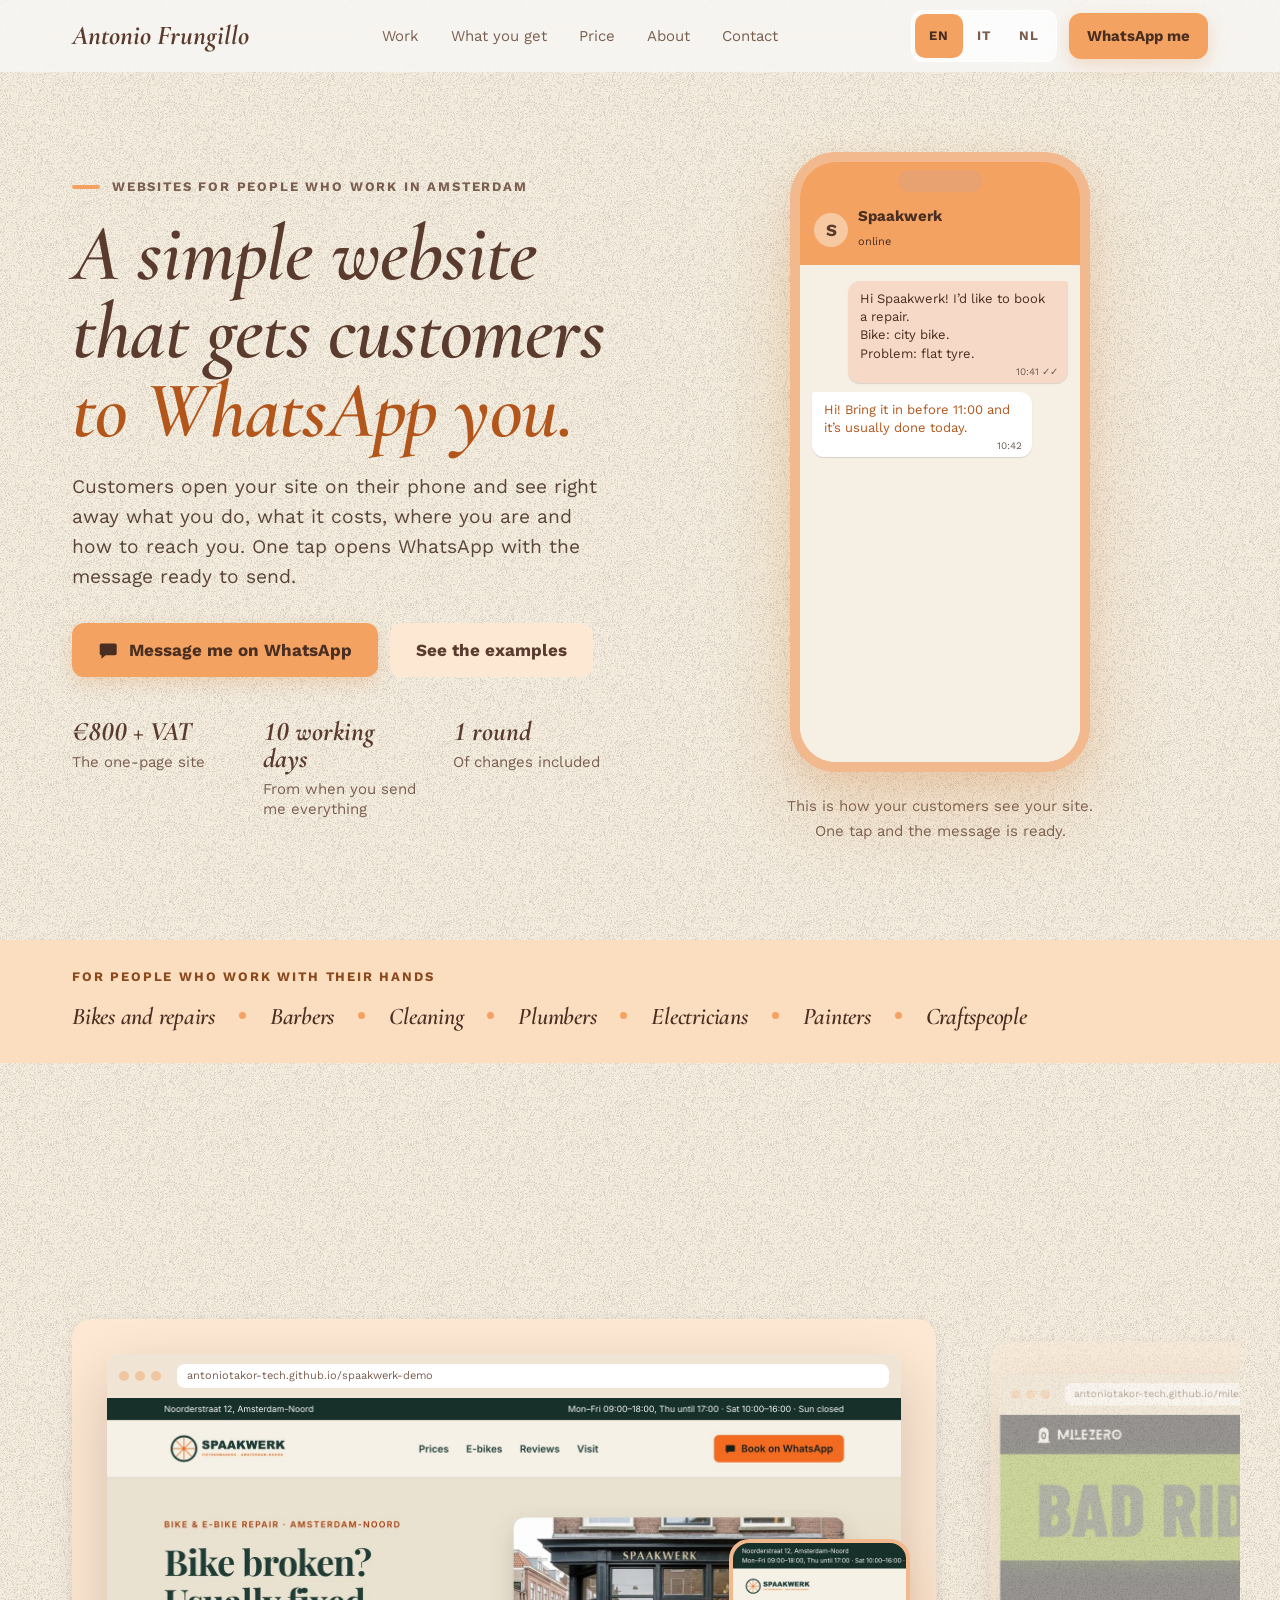
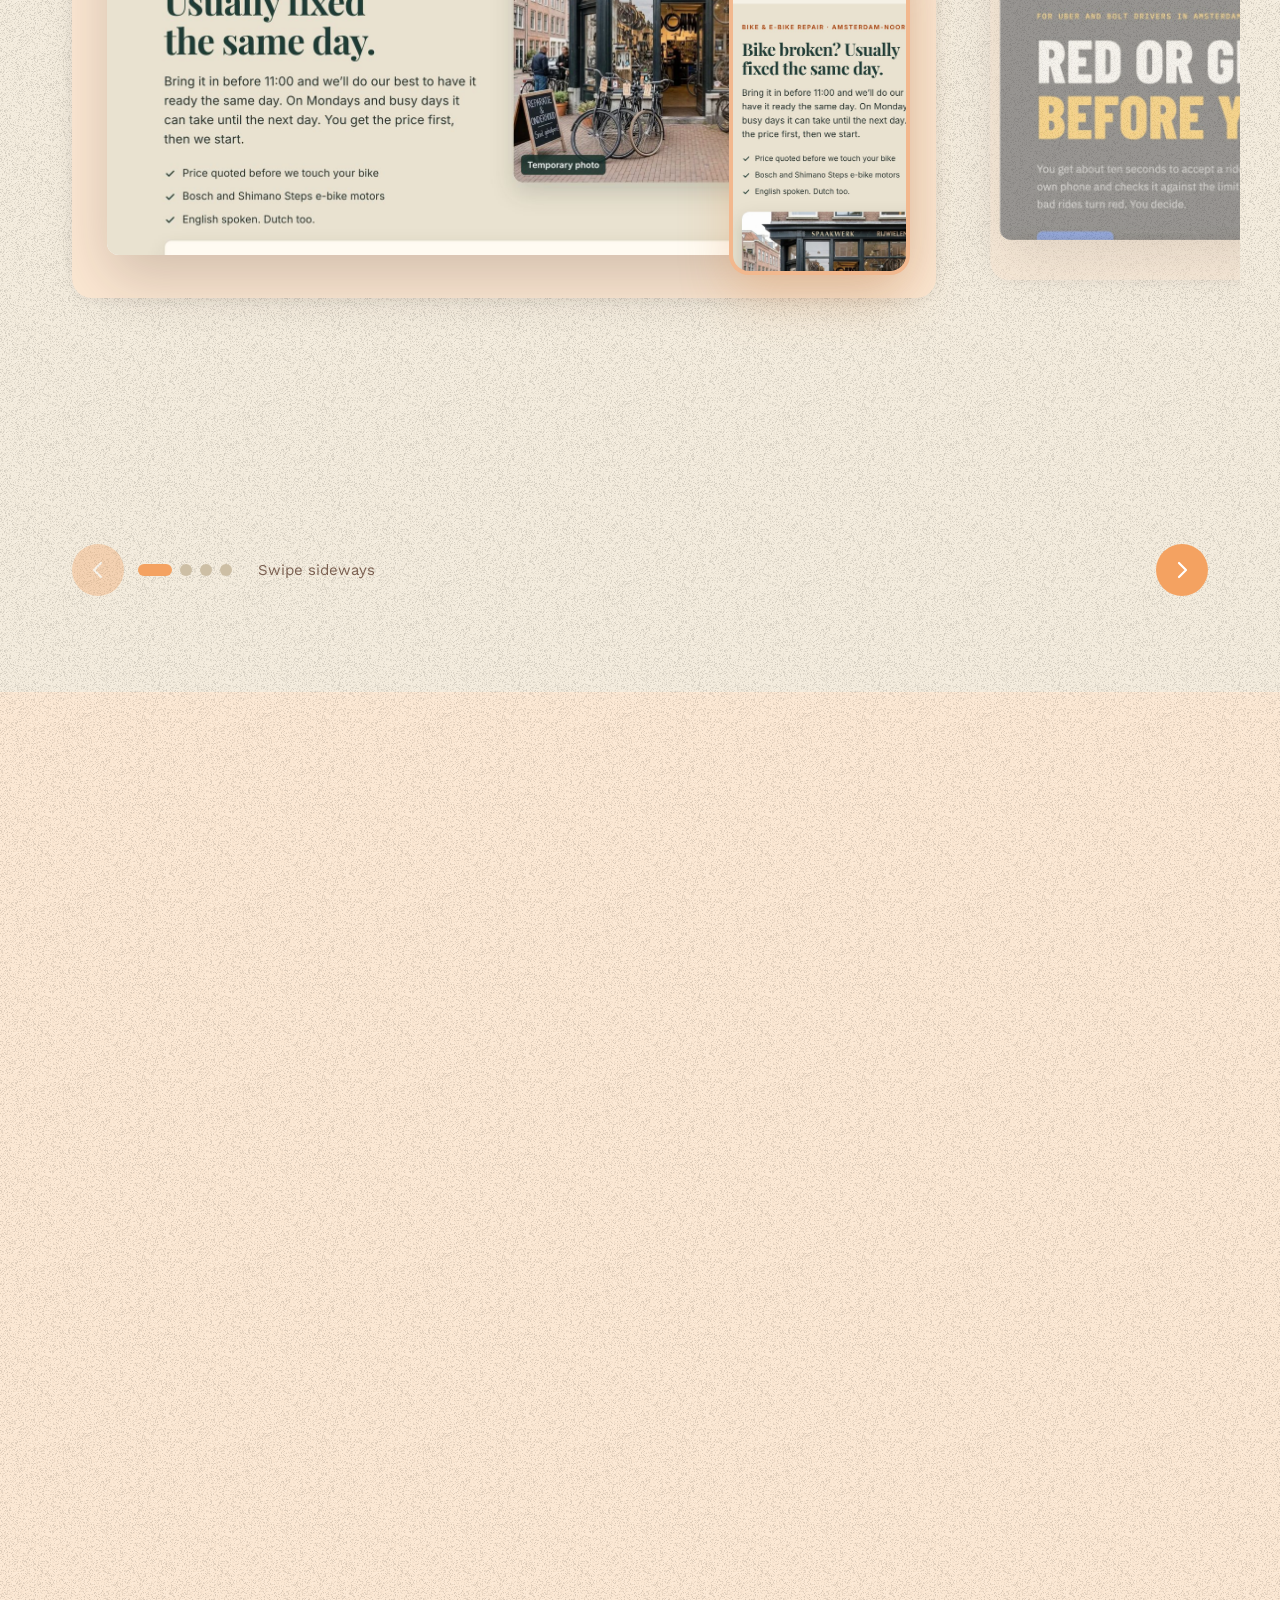
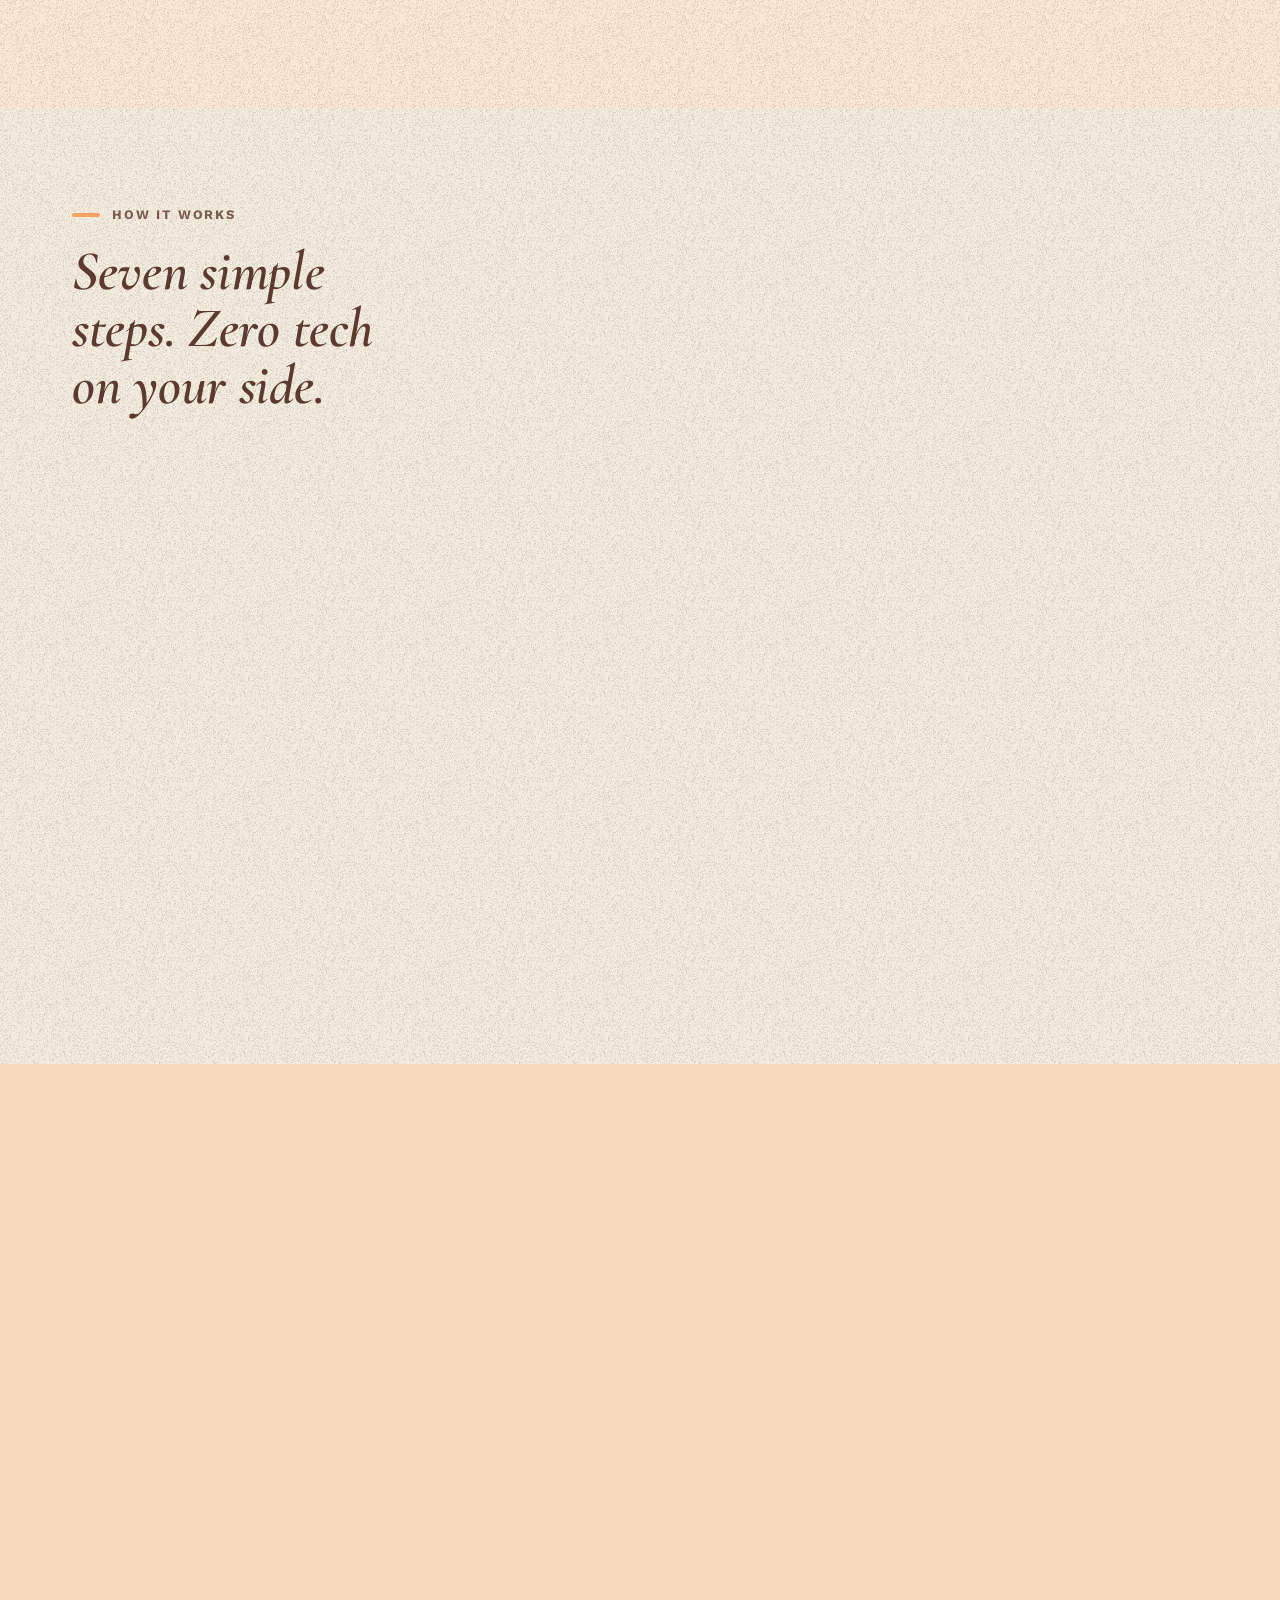
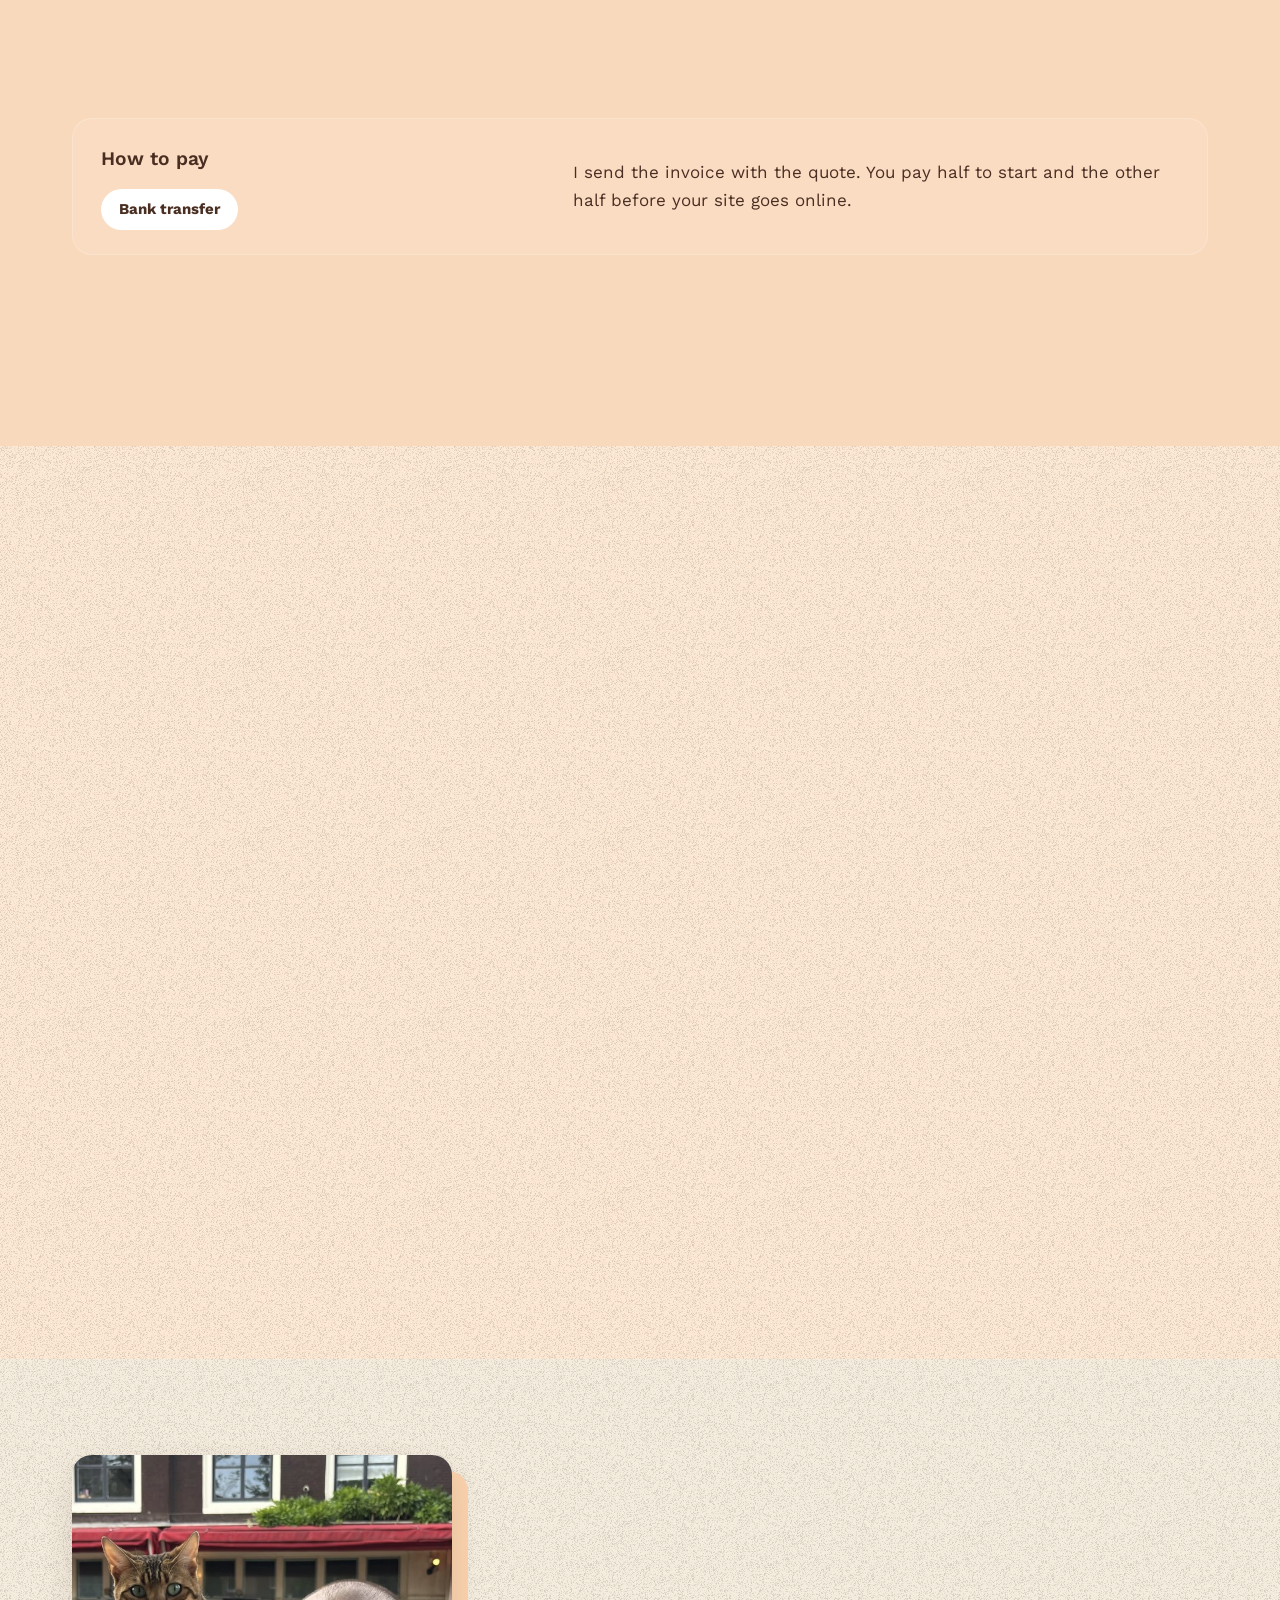
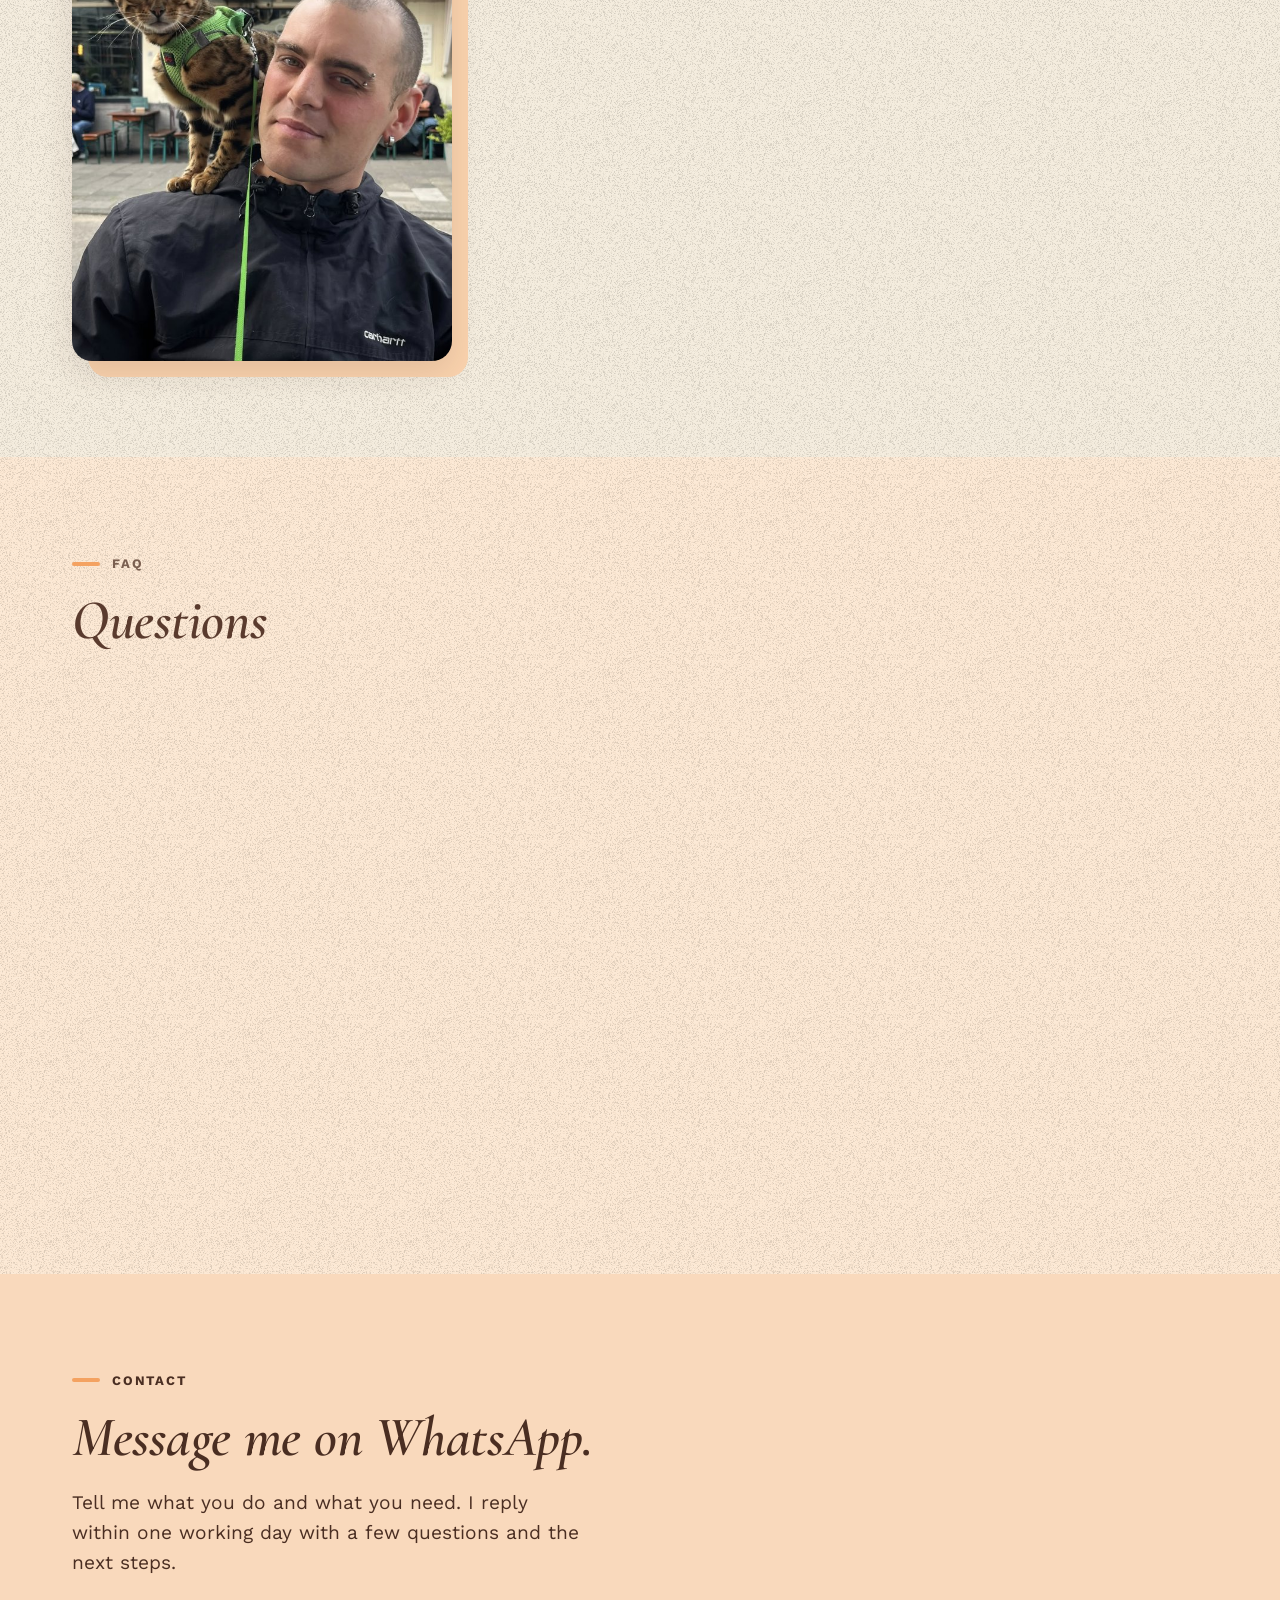
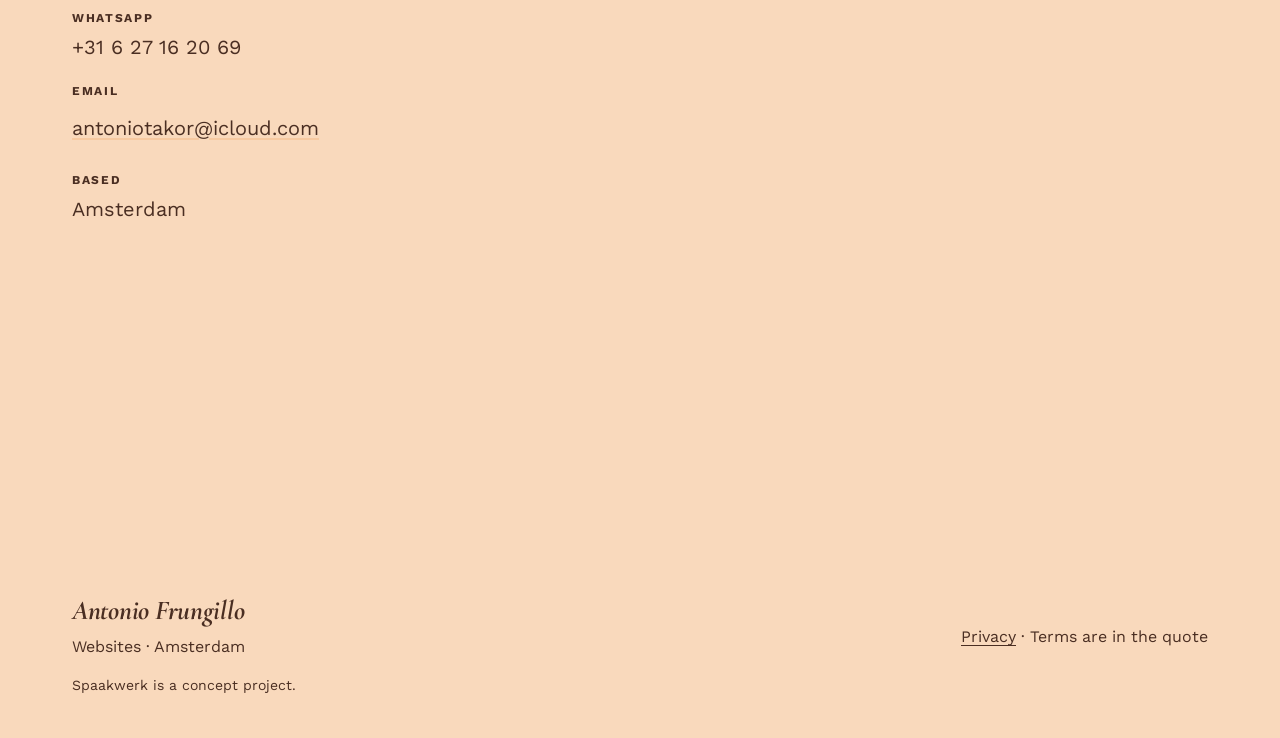
<file: index.html>
<!doctype html>
<html lang="en">
<head>
<meta charset="utf-8">
<meta name="viewport" content="width=device-width, initial-scale=1">
<meta http-equiv="Content-Security-Policy" content="default-src 'none'; script-src 'self'; style-src 'self'; font-src 'self'; img-src 'self'; connect-src 'none'; base-uri 'none'; form-action 'none'">
<meta name="referrer" content="no-referrer"><meta name="robots" content="noindex, nofollow">
<meta name="color-scheme" content="light">
<meta name="theme-color" content="#F8F2E7">
<title>Antonio Frungillo | A one-page website for your business in Amsterdam</title>
<meta name="description" content="One-page websites for shops and people who work with their hands in Amsterdam. Services, prices, opening hours, map and a WhatsApp button. €800 + VAT.">
<link rel="canonical" href="https://antoniotakor-tech.github.io/antonio-web/index.html">
<link rel="alternate" hreflang="en" href="https://antoniotakor-tech.github.io/antonio-web/index.html">
<link rel="alternate" hreflang="it" href="https://antoniotakor-tech.github.io/antonio-web/it.html">
<link rel="alternate" hreflang="nl" href="https://antoniotakor-tech.github.io/antonio-web/nl.html">
<link rel="alternate" hreflang="x-default" href="https://antoniotakor-tech.github.io/antonio-web/index.html">
<link rel="icon" href="favicon.svg" type="image/svg+xml">
<link rel="preload" href="assets/fonts5/cormorant-garamond-latin-600-italic.woff2" as="font" type="font/woff2" crossorigin>
<link rel="stylesheet" href="site.css?v=80a5fcf9">
<script type="application/ld+json">{"@context": "https://schema.org", "@type": "ProfessionalService", "name": "Antonio Frungillo", "description": "One-page websites for shops and hands-on businesses in Amsterdam.", "areaServed": "Amsterdam", "email": "antoniotakor@icloud.com", "telephone": "+31627162069", "url": "https://antoniotakor-tech.github.io/antonio-web/index.html", "availableLanguage": ["Italian", "English", "Dutch"]}</script>
<script src="main.js?v=80a5fcf9" defer></script>
</head>
<body>
<a class="skip" href="#top">Skip to content</a>
<header class="top" id="topbar">
  <div class="wrap top__in">
    <a class="logo" href="index.html" aria-label="Antonio Frungillo">Antonio Frungillo</a>
    <nav class="top__nav" aria-label="Main"><a href="#work">Work</a><a href="#included">What you get</a><a href="#price">Price</a><a href="#about">About</a><a href="#contact">Contact</a></nav>
    <div class="top__end">
      <div class="lang" role="group" aria-label="Language"><span aria-current="true">EN</span><a href="it.html" hreflang="it" lang="it">IT</a><a href="nl.html" hreflang="nl" lang="nl">NL</a></div>
      <a class="btn btn--sm btn--wa btn--wa-top" data-wa href="#contact" rel="noopener noreferrer">WhatsApp me</a>
    </div>
  </div>
</header>
<main id="top" tabindex="-1">
<section class="hero" aria-labelledby="hero-title">
  <div class="wrap hero__grid">
    <div class="hero__copy">
      <p class="eyebrow">Websites for people who work in Amsterdam</p>
      <h1 id="hero-title">A simple website that gets customers <span class="accent">to WhatsApp you.</span></h1>
      <p class="lead">Customers open your site on their phone and see right away what you do, what it costs, where you are and how to reach you. One tap opens WhatsApp with the message ready to send.</p>
      <div class="btns">
        <a class="btn btn--wa" data-wa href="#contact" rel="noopener noreferrer"><svg class="ico" viewBox="0 0 24 24" fill="none" stroke="currentColor" stroke-width="1.8" stroke-linecap="round" stroke-linejoin="round" aria-hidden="true" focusable="false"><path d="M4 4h16a2 2 0 0 1 2 2v10a2 2 0 0 1-2 2H9l-5 4v-4H4a2 2 0 0 1-2-2V6a2 2 0 0 1 2-2z" fill="currentColor" stroke="none"/></svg>Message me on WhatsApp</a>
        <a class="btn btn--ghost" href="#work">See the examples</a>
      </div>
      <dl class="facts"><div><dt>€800 + VAT</dt><dd>The one-page site</dd></div><div><dt>10 working days</dt><dd>From when you send me everything</dd></div><div><dt>1 round</dt><dd>Of changes included</dd></div></dl>
    </div>
    <div class="hero__stage">
      <div class="phone" id="phone" aria-hidden="true">
        <div class="phone__screen">
          <div class="site">
            <div class="site__bar"><i></i><span>Spaakwerk</span></div>
            <p class="site__sub">Bike repair · Amsterdam</p>
            <p class="site__h">Bike broken? Usually fixed the same day.</p>
            <ul class="site__rows"><li><span>Flat tyre</span><b>from €15</b></li><li><span>Brake adjustment</span><b>€12</b></li><li><span>Small service</span><b>€49</b></li></ul>
            <p class="site__hours">Mon–Fri 09:00–18:00</p>
            <span class="site__btn" id="siteBtn"><svg class="ico" viewBox="0 0 24 24" fill="none" stroke="currentColor" stroke-width="1.8" stroke-linecap="round" stroke-linejoin="round" aria-hidden="true" focusable="false"><path d="M4 4h16a2 2 0 0 1 2 2v10a2 2 0 0 1-2 2H9l-5 4v-4H4a2 2 0 0 1-2-2V6a2 2 0 0 1 2-2z" fill="currentColor" stroke="none"/></svg>Book on WhatsApp</span>
          </div>
          <div class="chat">
            <div class="chat__head"><span class="chat__av">S</span><div><b>Spaakwerk</b><small>online</small></div></div>
            <div class="chat__body">
              <p class="bubble bubble--me"><span class="typed">Hi Spaakwerk! I’d like to book a repair.<br>Bike: city bike.<br>Problem: flat tyre.</span><small>10:41 ✓✓</small></p>
              <div class="reply"><p class="bubble bubble--them bubble--typing"><i></i><i></i><i></i></p><p class="bubble bubble--them bubble--rep">Hi! Bring it in before 11:00 and it’s usually done today.<small>10:42</small></p></div>
            </div>
          </div>
        </div>
      </div>
      <p class="stage__cap">This is how your customers see your site. One tap and the message is ready.</p>
    </div>
  </div>
</section>
<section class="band" aria-label="For people who work with their hands">
  <div class="wrap band__in"><span class="band__k">For people who work with their hands</span><ul><li>Bikes and repairs</li><li>Barbers</li><li>Cleaning</li><li>Plumbers</li><li>Electricians</li><li>Painters</li><li>Craftspeople</li></ul></div>
</section>
<section class="section" id="work" aria-labelledby="work-title">
  <div class="wrap">
    <div class="head"><p class="eyebrow">Work</p><h2 id="work-title">Sites I’ve made.</h2></div>
    <div class="carousel">
      <ul class="works" tabindex="0" aria-label="Work, scroll sideways"><li class="work work--spaakwerk"><div class="work__media"><div class="browser"><div class="browser__bar"><i></i><i></i><i></i><span>antoniotakor-tech.github.io/spaakwerk-demo</span></div><img src="assets/img/spaakwerk-d.jpg" width="1600" height="1000" alt="Spaakwerk website on a laptop: the headline “Bike broken? Usually fixed the same day” beside a photo of a corner bike shop."></div><div class="shot shot--m"><img src="assets/img/spaakwerk-m.jpg" width="780" height="1500" alt="Spaakwerk website on a phone."></div></div><div class="work__text"><span class="tag tag--fict">Concept project</span><h3>Spaakwerk, bike repair</h3><p>A demo website for a fictional Amsterdam bike-repair shop, with prices, opening hours and WhatsApp booking.</p><a class="btn btn--dark" href="https://antoniotakor-tech.github.io/spaakwerk-demo/" rel="noopener noreferrer" target="_blank">Open the site ↗</a></div></li><li class="work work--milezero"><div class="work__media"><div class="browser"><div class="browser__bar"><i></i><i></i><i></i><span>antoniotakor-tech.github.io/milezero-site</span></div><img src="assets/img/milezero-d.jpg" width="1600" height="1000" alt="MileZero page on a laptop: a green “Good ride” bar and the headline “Red or green, before you tap”."></div><div class="shot shot--m"><img src="assets/img/milezero-m.jpg" width="780" height="1500" alt="MileZero page on a phone."></div></div><div class="work__text"><span class="tag">App idea, made with a team</span><h3>MileZero</h3><p>The presentation page for an app idea that tells drivers, before they accept a ride, whether it’s worth it. I designed and built it with a team.</p><a class="btn btn--dark" href="https://antoniotakor-tech.github.io/milezero-site/" rel="noopener noreferrer" target="_blank">Open the site ↗</a></div></li><li class="work work--calm work--nophone"><div class="work__media"><div class="scene"><img src="assets/img/calm-scene.jpg?v=2" width="1600" height="1000" alt="Calm Companion: a cheerful cartoon cat on a green hill next to a phone showing a light, hand-drawn city map with a bee, a butterfly, a cloud and a smiling sun."></div></div><div class="work__text"><span class="tag">My own app</span><h3>Calm Companion</h3><p>An app for getting around more calmly: routes, music and drawings that change with the real weather. I designed and built it myself.</p><a class="btn btn--dark" href="https://calm-navigation-companion.pages.dev" rel="noopener noreferrer" target="_blank">Open the site ↗</a></div></li><li class="work work--portfolio work--nophone"><div class="work__media"><div class="browser"><div class="browser__bar"><i></i><i></i><i></i><span>antoniotakor-tech.github.io</span></div><img src="assets/img/portfolio-d.jpg" width="1600" height="1000" alt="My portfolio on a laptop: the headline “Most projects fail because they solve the wrong problem”."></div></div><div class="work__text"><span class="tag">My own site</span><h3>My portfolio</h3><p>My personal site.</p><a class="btn btn--dark" href="https://antoniotakor-tech.github.io/" rel="noopener noreferrer" target="_blank">Open the site ↗</a></div></li></ul>
      <div class="car__ctrl"><button type="button" class="car__btn car__prev" aria-label="Previous work"><svg class="ico" viewBox="0 0 24 24" fill="none" stroke="currentColor" stroke-width="1.8" stroke-linecap="round" stroke-linejoin="round" aria-hidden="true" focusable="false"><path d="M15 5l-7 7 7 7"/></svg></button><div class="car__dots"><button type="button" class="car__dot" aria-label="Go to work 1"></button><button type="button" class="car__dot" aria-label="Go to work 2"></button><button type="button" class="car__dot" aria-label="Go to work 3"></button><button type="button" class="car__dot" aria-label="Go to work 4"></button></div><p class="car__hint">Swipe sideways</p><button type="button" class="car__btn car__next" aria-label="Next work"><svg class="ico" viewBox="0 0 24 24" fill="none" stroke="currentColor" stroke-width="1.8" stroke-linecap="round" stroke-linejoin="round" aria-hidden="true" focusable="false"><path d="M9 5l7 7-7 7"/></svg></button></div>
    </div>
  </div>
</section>
<section class="section section--tint" id="included" aria-labelledby="inc-title">
  <div class="wrap">
    <div class="head"><p class="eyebrow">What you get</p><h2 id="inc-title">One page. Everything your customers look for.</h2></div>
    <ul class="bento"><li class="tile"><span class="tile__ic"><svg class="ico" viewBox="0 0 24 24" fill="none" stroke="currentColor" stroke-width="1.8" stroke-linecap="round" stroke-linejoin="round" aria-hidden="true" focusable="false"><path d="M4 5h16v11H9l-5 4z"/></svg></span><h3>WhatsApp button</h3><p>Customers tap the button and the message is already written. Requests land straight in your WhatsApp and you confirm the time that works for you.</p></li><li class="tile"><span class="tile__ic"><svg class="ico" viewBox="0 0 24 24" fill="none" stroke="currentColor" stroke-width="1.8" stroke-linecap="round" stroke-linejoin="round" aria-hidden="true" focusable="false"><path d="M8 6h12M8 12h12M8 18h12"/><path d="M4 6h.01M4 12h.01M4 18h.01"/></svg></span><h3>What you do and what it costs</h3><p>Your services and prices, clear from the first scroll.</p></li><li class="tile"><span class="tile__ic"><svg class="ico" viewBox="0 0 24 24" fill="none" stroke="currentColor" stroke-width="1.8" stroke-linecap="round" stroke-linejoin="round" aria-hidden="true" focusable="false"><path d="M12 21s7-6.2 7-11a7 7 0 0 0-14 0c0 4.8 7 11 7 11z"/><circle cx="12" cy="10" r="2.5"/></svg></span><h3>Where you are and when you’re open</h3><p>Address, opening hours and a map. One tap opens Google Maps.</p></li><li class="tile"><span class="tile__ic"><svg class="ico" viewBox="0 0 24 24" fill="none" stroke="currentColor" stroke-width="1.8" stroke-linecap="round" stroke-linejoin="round" aria-hidden="true" focusable="false"><rect x="7" y="3" width="10" height="18" rx="2.5"/><path d="M11 18h2"/></svg></span><h3>Easy to read on a phone</h3><p>Looks good and works well on a phone, and it loads fast.</p></li><li class="tile"><span class="tile__ic"><svg class="ico" viewBox="0 0 24 24" fill="none" stroke="currentColor" stroke-width="1.8" stroke-linecap="round" stroke-linejoin="round" aria-hidden="true" focusable="false"><circle cx="11" cy="11" r="6"/><path d="m20 20-4.2-4.2"/></svg></span><h3>Helps people find you on Google</h3><p>Your name, services, location, hours and phone number go on the site in the format Google reads, together with the title and description shown in search results.</p></li><li class="tile"><span class="tile__ic"><svg class="ico" viewBox="0 0 24 24" fill="none" stroke="currentColor" stroke-width="1.8" stroke-linecap="round" stroke-linejoin="round" aria-hidden="true" focusable="false"><circle cx="12" cy="12" r="9"/><path d="M3 12h18M12 3c3 3 3 15 0 18M12 3c-3 3-3 15 0 18"/></svg></span><h3>Online under your name</h3><p>Live on your own web address.</p></li></ul>
  </div>
</section>
<section class="section" aria-labelledby="how-title">
  <div class="wrap split">
    <div><p class="eyebrow">How it works</p><h2 id="how-title">Seven simple steps. Zero tech on your side.</h2></div>
    <ol class="timeline"><li><h3>You message me on WhatsApp</h3><p>Tell me what you do and what you need.</p></li><li><h3>A short call</h3><p>15 to 30 minutes about your business and what your customers ask most.</p></li><li><h3>A written quote</h3><p>You get the price, the timeline and what’s included in writing. If it works for you, we start.</p></li><li><h3>50% to start</h3><p>You pay half and send me your logo, photos, prices, hours and text. Not sure what to write? I send you a simple checklist.</p></li><li><h3>A private preview</h3><p>You get a private link to see your site, usually within 10 working days of receiving everything.</p></li><li><h3>One round of changes</h3><p>You tell me what to tweak and I do it before launch.</p></li><li><h3>Online</h3><p>You pay the second half and your site goes live.</p></li></ol>
  </div>
</section>
<section class="section section--ink" id="price" aria-labelledby="price-title">
  <div class="wrap">
    <div class="head"><p class="eyebrow eyebrow--l">Price</p><h2 id="price-title">One price.</h2></div>
    <div class="offer">
      <div class="offer__main">
        <p class="offer__name">One page</p>
        <p class="offer__price">€800<span>+ VAT</span></p>
        
        <p class="offer__pay">50% to start, 50% before it goes online.</p>
        <a class="btn btn--wa" data-wa href="#contact" rel="noopener noreferrer"><svg class="ico" viewBox="0 0 24 24" fill="none" stroke="currentColor" stroke-width="1.8" stroke-linecap="round" stroke-linejoin="round" aria-hidden="true" focusable="false"><path d="M4 4h16a2 2 0 0 1 2 2v10a2 2 0 0 1-2 2H9l-5 4v-4H4a2 2 0 0 1-2-2V6a2 2 0 0 1 2-2z" fill="currentColor" stroke="none"/></svg>Message me on WhatsApp</a>
      </div>
      <div class="offer__in">
        <ul><li><svg class="ico" viewBox="0 0 24 24" fill="none" stroke="currentColor" stroke-width="1.8" stroke-linecap="round" stroke-linejoin="round" aria-hidden="true" focusable="false"><path d="M5 12.5l4.5 4.5L19 7.5"/></svg><span>The page, built for the phone</span></li><li><svg class="ico" viewBox="0 0 24 24" fill="none" stroke="currentColor" stroke-width="1.8" stroke-linecap="round" stroke-linejoin="round" aria-hidden="true" focusable="false"><path d="M5 12.5l4.5 4.5L19 7.5"/></svg><span>Services and prices</span></li><li><svg class="ico" viewBox="0 0 24 24" fill="none" stroke="currentColor" stroke-width="1.8" stroke-linecap="round" stroke-linejoin="round" aria-hidden="true" focusable="false"><path d="M5 12.5l4.5 4.5L19 7.5"/></svg><span>Opening hours, address and map</span></li><li><svg class="ico" viewBox="0 0 24 24" fill="none" stroke="currentColor" stroke-width="1.8" stroke-linecap="round" stroke-linejoin="round" aria-hidden="true" focusable="false"><path d="M5 12.5l4.5 4.5L19 7.5"/></svg><span>WhatsApp button with the message ready</span></li><li><svg class="ico" viewBox="0 0 24 24" fill="none" stroke="currentColor" stroke-width="1.8" stroke-linecap="round" stroke-linejoin="round" aria-hidden="true" focusable="false"><path d="M5 12.5l4.5 4.5L19 7.5"/></svg><span>The right details for Google</span></li><li><svg class="ico" viewBox="0 0 24 24" fill="none" stroke="currentColor" stroke-width="1.8" stroke-linecap="round" stroke-linejoin="round" aria-hidden="true" focusable="false"><path d="M5 12.5l4.5 4.5L19 7.5"/></svg><span>Online under your name</span></li><li><svg class="ico" viewBox="0 0 24 24" fill="none" stroke="currentColor" stroke-width="1.8" stroke-linecap="round" stroke-linejoin="round" aria-hidden="true" focusable="false"><path d="M5 12.5l4.5 4.5L19 7.5"/></svg><span>One round of changes</span></li></ul>
        
      </div>
    </div>
    <div class="pay"><p class="pay__h">How to pay</p><ul class="pay__m"><li>Bank transfer</li></ul><p class="pay__t">I send the invoice with the quote. You pay half to start and the other half before your site goes online.</p></div>
    <details class="addons">
      <summary>Possible extras</summary>
      <div class="addons__body">
        
        <dl class="pl"><div><dt>One extra page<span>Same look, per page</span></dt><dd>€150</dd></div><div><dt>The site in another language<span>Italian, English or Dutch</span></dt><dd>€200</dd></div><div><dt>Ready in 5 working days<span>From when you send me everything</span></dt><dd>+25%</dd></div><div><dt>Your business on Google Maps<span>I set up your Google listing: hours, photos, categories</span></dt><dd>€150</dd></div><div><dt>Be found better in your area<span>Google listing, online directories and details on the site</span></dt><dd>€350</dd></div><div><dt>Check of the site you already have<span>Speed and phone check, with a written list of what to fix</span></dt><dd>€250</dd></div><div><dt>WhatsApp Business set up<span>Profile, quick replies and a message for when you’re closed</span></dt><dd>€120</dd></div><div><dt>Texts written by me<span>Per page, in your tone, after a short chat</span></dt><dd>€250</dd></div><div><dt>Photos tidied up<span>Resized and cleaned, up to 20 photos</span></dt><dd>€100</dd></div><div><dt>Monthly help<span>Up to 1 hour of changes, backups and checks</span></dt><dd>€45 / month</dd></div><div><dt>Changes outside the plan<span>Anything not included above</span></dt><dd>€65 / hour</dd></div><div><dt>A second round of changes<span>On top of the one included</span></dt><dd>€130</dd></div><div><dt>Web address and online space<span>Set up for you. The provider’s own cost is added at real price</span></dt><dd>€100</dd></div></dl>
        
      </div>
    </details>
  </div>
</section>
<section class="section section--tint" aria-labelledby="scope-title">
  <div class="wrap">
    <div class="head"><p class="eyebrow">What’s included</p><h2 id="scope-title">What’s in, and what’s extra.</h2></div>
    <div class="scope">
      <div class="scope__col scope__col--yes"><h3>Included</h3><ul><li><svg class="ico" viewBox="0 0 24 24" fill="none" stroke="currentColor" stroke-width="1.8" stroke-linecap="round" stroke-linejoin="round" aria-hidden="true" focusable="false"><path d="M5 12.5l4.5 4.5L19 7.5"/></svg><span>One page, made well for the phone</span></li><li><svg class="ico" viewBox="0 0 24 24" fill="none" stroke="currentColor" stroke-width="1.8" stroke-linecap="round" stroke-linejoin="round" aria-hidden="true" focusable="false"><path d="M5 12.5l4.5 4.5L19 7.5"/></svg><span>Services, prices, opening hours, address, map and contact details</span></li><li><svg class="ico" viewBox="0 0 24 24" fill="none" stroke="currentColor" stroke-width="1.8" stroke-linecap="round" stroke-linejoin="round" aria-hidden="true" focusable="false"><path d="M5 12.5l4.5 4.5L19 7.5"/></svg><span>WhatsApp button with the message already written</span></li><li><svg class="ico" viewBox="0 0 24 24" fill="none" stroke="currentColor" stroke-width="1.8" stroke-linecap="round" stroke-linejoin="round" aria-hidden="true" focusable="false"><path d="M5 12.5l4.5 4.5L19 7.5"/></svg><span>Title, description and the right details for Google</span></li><li><svg class="ico" viewBox="0 0 24 24" fill="none" stroke="currentColor" stroke-width="1.8" stroke-linecap="round" stroke-linejoin="round" aria-hidden="true" focusable="false"><path d="M5 12.5l4.5 4.5L19 7.5"/></svg><span>The site online under your name</span></li><li><svg class="ico" viewBox="0 0 24 24" fill="none" stroke="currentColor" stroke-width="1.8" stroke-linecap="round" stroke-linejoin="round" aria-hidden="true" focusable="false"><path d="M5 12.5l4.5 4.5L19 7.5"/></svg><span>One round of changes</span></li></ul></div>
      <div class="scope__col scope__col--no"><h3>Paid separately, with a quote</h3><ul><li><svg class="ico" viewBox="0 0 24 24" fill="none" stroke="currentColor" stroke-width="1.8" stroke-linecap="round" stroke-linejoin="round" aria-hidden="true" focusable="false"><path d="M6 6l12 12M18 6 6 18"/></svg><span>Appointments<small>Appointments run through WhatsApp: customers message you and you confirm the time.</small></span></li><li><svg class="ico" viewBox="0 0 24 24" fill="none" stroke="currentColor" stroke-width="1.8" stroke-linecap="round" stroke-linejoin="round" aria-hidden="true" focusable="false"><path d="M6 6l12 12M18 6 6 18"/></svg><span>Online shop<small>A separate project. Ask me for a quote.</small></span></li><li><svg class="ico" viewBox="0 0 24 24" fill="none" stroke="currentColor" stroke-width="1.8" stroke-linecap="round" stroke-linejoin="round" aria-hidden="true" focusable="false"><path d="M6 6l12 12M18 6 6 18"/></svg><span>Your place on Google<small>I set up everything Google needs to understand your business. Where you land depends on your area and competition.</small></span></li><li><svg class="ico" viewBox="0 0 24 24" fill="none" stroke="currentColor" stroke-width="1.8" stroke-linecap="round" stroke-linejoin="round" aria-hidden="true" focusable="false"><path d="M6 6l12 12M18 6 6 18"/></svg><span>More rounds of changes<small>One round is included. More are paid separately.</small></span></li><li><svg class="ico" viewBox="0 0 24 24" fill="none" stroke="currentColor" stroke-width="1.8" stroke-linecap="round" stroke-linejoin="round" aria-hidden="true" focusable="false"><path d="M6 6l12 12M18 6 6 18"/></svg><span>Help after it’s online<small>Anything that breaks on my side, I fix. New changes and updates are quoted separately.</small></span></li><li><svg class="ico" viewBox="0 0 24 24" fill="none" stroke="currentColor" stroke-width="1.8" stroke-linecap="round" stroke-linejoin="round" aria-hidden="true" focusable="false"><path d="M6 6l12 12M18 6 6 18"/></svg><span>Logo, photos and texts<small>You bring them. Not sure what to write? I send you a checklist.</small></span></li></ul></div>
    </div>
  </div>
</section>
<section class="section" id="about" aria-labelledby="about-title">
  <div class="wrap about">
    <figure class="about__photo"><img src="assets/img/antonio.jpg" width="638" height="860" alt="Antonio, with his cat on his shoulder, on an Amsterdam street"></figure>
    <div class="about__text">
      <p class="eyebrow">About</p><h2 id="about-title">Hi, I’m Antonio.</h2>
      <p class="lead">I’m based in Amsterdam and I build websites for shops and hands-on businesses.</p><p>You work with me directly, from the first message to launch.</p>
      <div class="langs"><div class="lv"><span>Italian<small>native</small></span><span class="pips" aria-hidden="true"><i></i><i></i><i></i><i></i></span></div><div class="lv"><span>English<small>fluent</small></span><span class="pips" aria-hidden="true"><i></i><i></i><i></i><i></i></span></div></div>
    </div>
  </div>
</section>
<section class="section section--tint" aria-labelledby="faq-title">
  <div class="wrap faq">
    <div><p class="eyebrow">FAQ</p><h2 id="faq-title">Questions</h2></div>
    <div><details><summary>Do I need to know anything technical?</summary><p>No. You send me what I ask for and I do the rest.</p></details><details><summary>What if I don’t have photos or text ready?</summary><p>We start once you have them. I send you a checklist of what I need. Writing texts and shooting photos are extras.</p></details><details><summary>Can customers book through the site?</summary><p>They tap the button and message you on WhatsApp. Then you decide when to confirm.</p></details><details><summary>Can the site be in Dutch?</summary><p>Yes. You send me the Dutch text and I put it in. A second language costs extra.</p></details><details><summary>Who owns the site?</summary><p>You do, after the final payment.</p></details><details><summary>Will I be first on Google?</summary><p>I set the site up so Google understands what you do and where. Rankings depend on your area and competition.</p></details><details><summary>How long does it take?</summary><p>Usually 10 working days from when you’ve sent me everything.</p></details><details><summary>And after it’s online?</summary><p>If something doesn’t work because of me, I fix it. If you want to change or add something, just message me.</p></details></div>
  </div>
</section>
<section class="section section--ink contact" id="contact" aria-labelledby="contact-title">
  <div class="wrap contact__grid">
    <div>
      <p class="eyebrow eyebrow--l">Contact</p>
      <h2 id="contact-title">Message me on WhatsApp.</h2>
      <p class="lead">Tell me what you do and what you need. I reply within one working day with a few questions and the next steps.</p>
      <dl class="info"><div><dt>WhatsApp</dt><dd>+31 6 27 16 20 69</dd></div><div><dt>Email</dt><dd><a href="mailto:antoniotakor@icloud.com">antoniotakor@icloud.com</a></dd></div><div><dt>Based</dt><dd>Amsterdam</dd></div></dl>
    </div>
    <div class="composer" id="book">
      <h3>Write the message in a few taps</h3>
      <fieldset class="chips" aria-labelledby="l1"><legend id="l1">1. What’s your work?</legend><button type="button" class="chip" data-group="biz" data-value="bikes and repairs" aria-pressed="false">Bikes</button><button type="button" class="chip" data-group="biz" data-value="barber" aria-pressed="false">Barber</button><button type="button" class="chip" data-group="biz" data-value="cleaning" aria-pressed="false">Cleaning</button><button type="button" class="chip" data-group="biz" data-value="plumber" aria-pressed="false">Plumber</button><button type="button" class="chip" data-group="biz" data-value="electrician" aria-pressed="false">Electrician</button><button type="button" class="chip" data-group="biz" data-value="painter" aria-pressed="false">Painter</button><button type="button" class="chip" data-group="biz" data-value="craftsperson" aria-pressed="false">Craftsperson</button><button type="button" class="chip" data-group="biz" data-value="something else" aria-pressed="false">Other</button></fieldset>
      <div class="field"><label for="zone">2. Which area?</label><input id="zone" name="zone" type="text" maxlength="40" autocomplete="off" placeholder="e.g. Amsterdam Noord"></div>
      <fieldset class="chips" aria-labelledby="l3"><legend id="l3">3. What do you need?</legend><button type="button" class="chip" data-group="need" data-value="my first website" aria-pressed="false">First website</button><button type="button" class="chip" data-group="need" data-value="a new version of my website" aria-pressed="false">Redo my website</button><button type="button" class="chip" data-group="need" data-value="just a quote" aria-pressed="false">Just a quote</button></fieldset>
      <p class="composer__lbl">Your message</p>
      <p class="bubble bubble--me bubble--live" id="preview" aria-live="polite"></p>
      <a class="btn btn--wa btn--block" data-wa href="#contact" rel="noopener noreferrer"><svg class="ico" viewBox="0 0 24 24" fill="none" stroke="currentColor" stroke-width="1.8" stroke-linecap="round" stroke-linejoin="round" aria-hidden="true" focusable="false"><path d="M4 4h16a2 2 0 0 1 2 2v10a2 2 0 0 1-2 2H9l-5 4v-4H4a2 2 0 0 1-2-2V6a2 2 0 0 1 2-2z" fill="currentColor" stroke="none"/></svg>Send on WhatsApp</a>
      <p class="fine">Don’t write sensitive personal details, like passwords, documents or bank numbers.</p>
    </div>
  </div>
</section>
</main>
<footer class="foot">
  <div class="wrap foot__in">
    <div><p class="foot__name">Antonio Frungillo</p><p>Websites · Amsterdam</p></div>
    <p><a href="privacy.html">Privacy</a> · Terms are in the quote</p>
    <p class="foot__note">Spaakwerk is a concept project.</p>
  </div>
</footer>
<div class="sticky"><a class="btn btn--wa btn--block" data-wa href="#contact" rel="noopener noreferrer"><svg class="ico" viewBox="0 0 24 24" fill="none" stroke="currentColor" stroke-width="1.8" stroke-linecap="round" stroke-linejoin="round" aria-hidden="true" focusable="false"><path d="M4 4h16a2 2 0 0 1 2 2v10a2 2 0 0 1-2 2H9l-5 4v-4H4a2 2 0 0 1-2-2V6a2 2 0 0 1 2-2z" fill="currentColor" stroke="none"/></svg>Message me on WhatsApp</a></div>
</body>
</html>
</file>
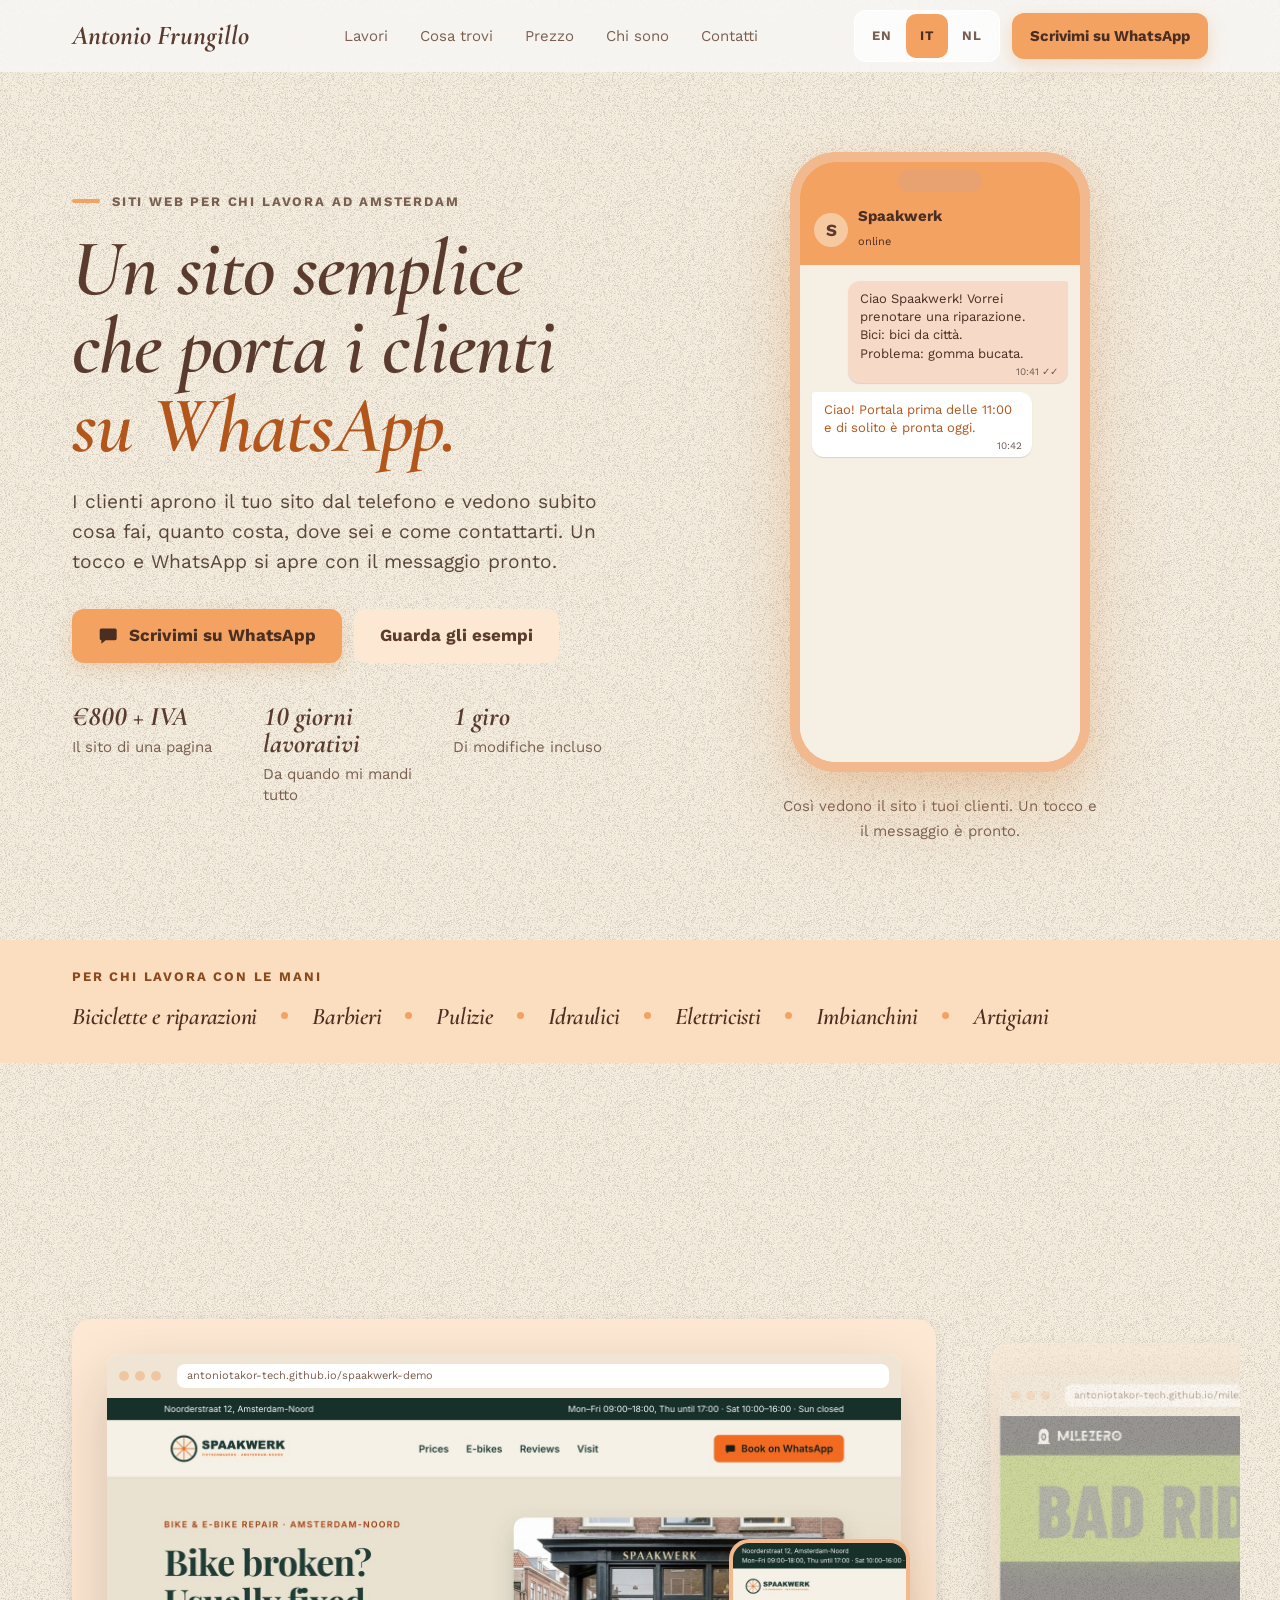
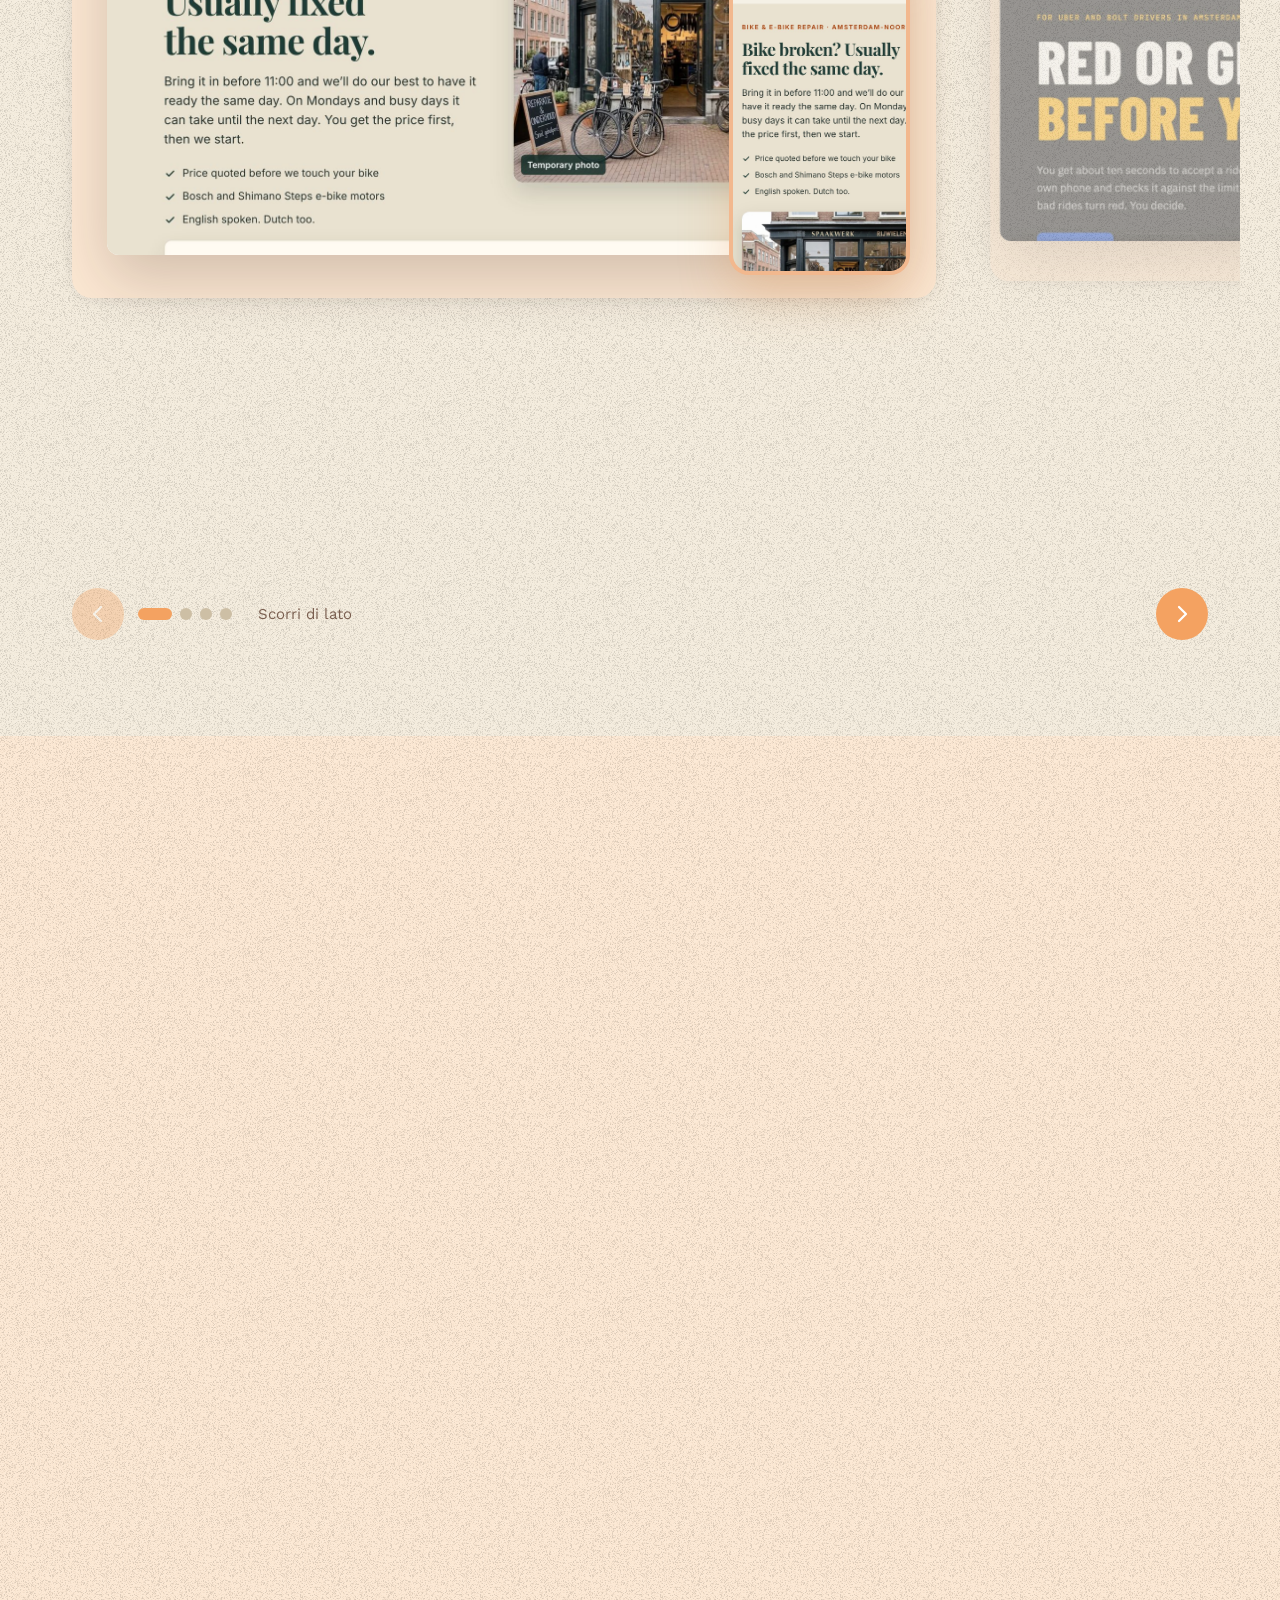
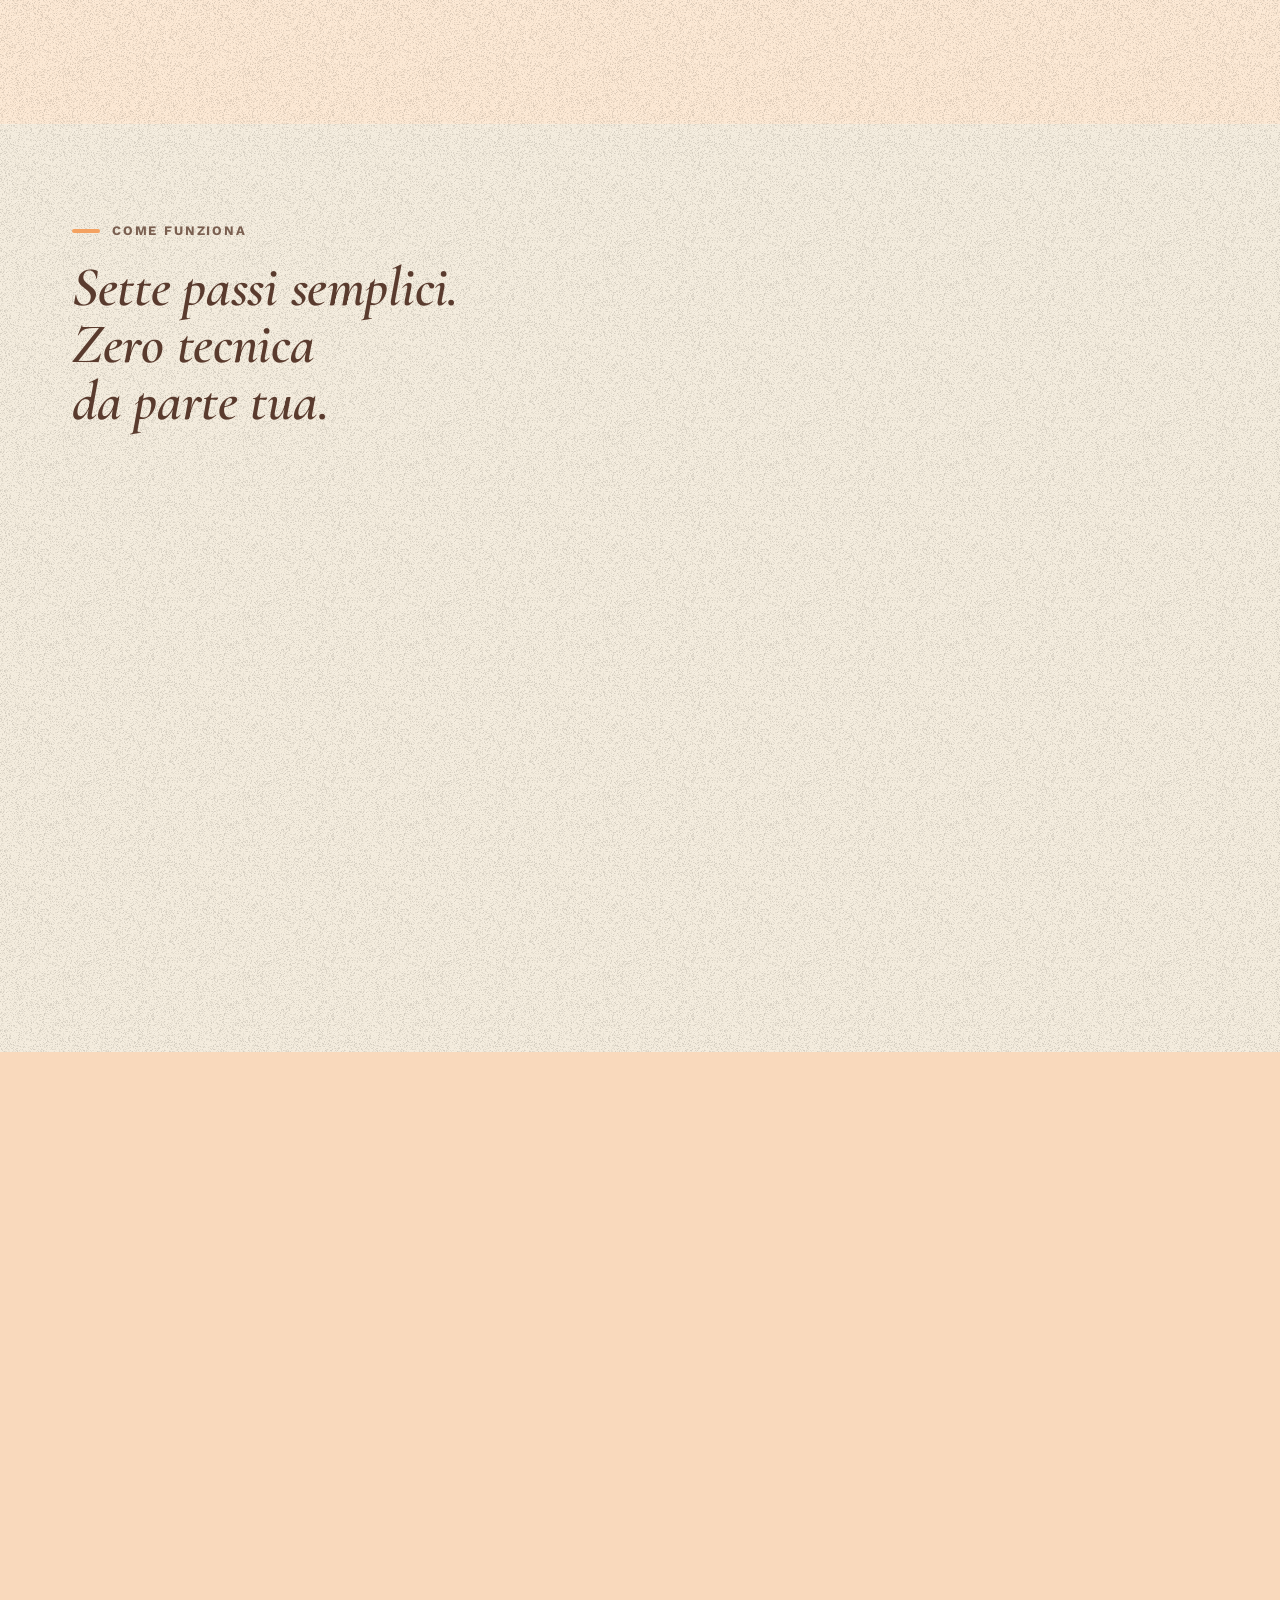
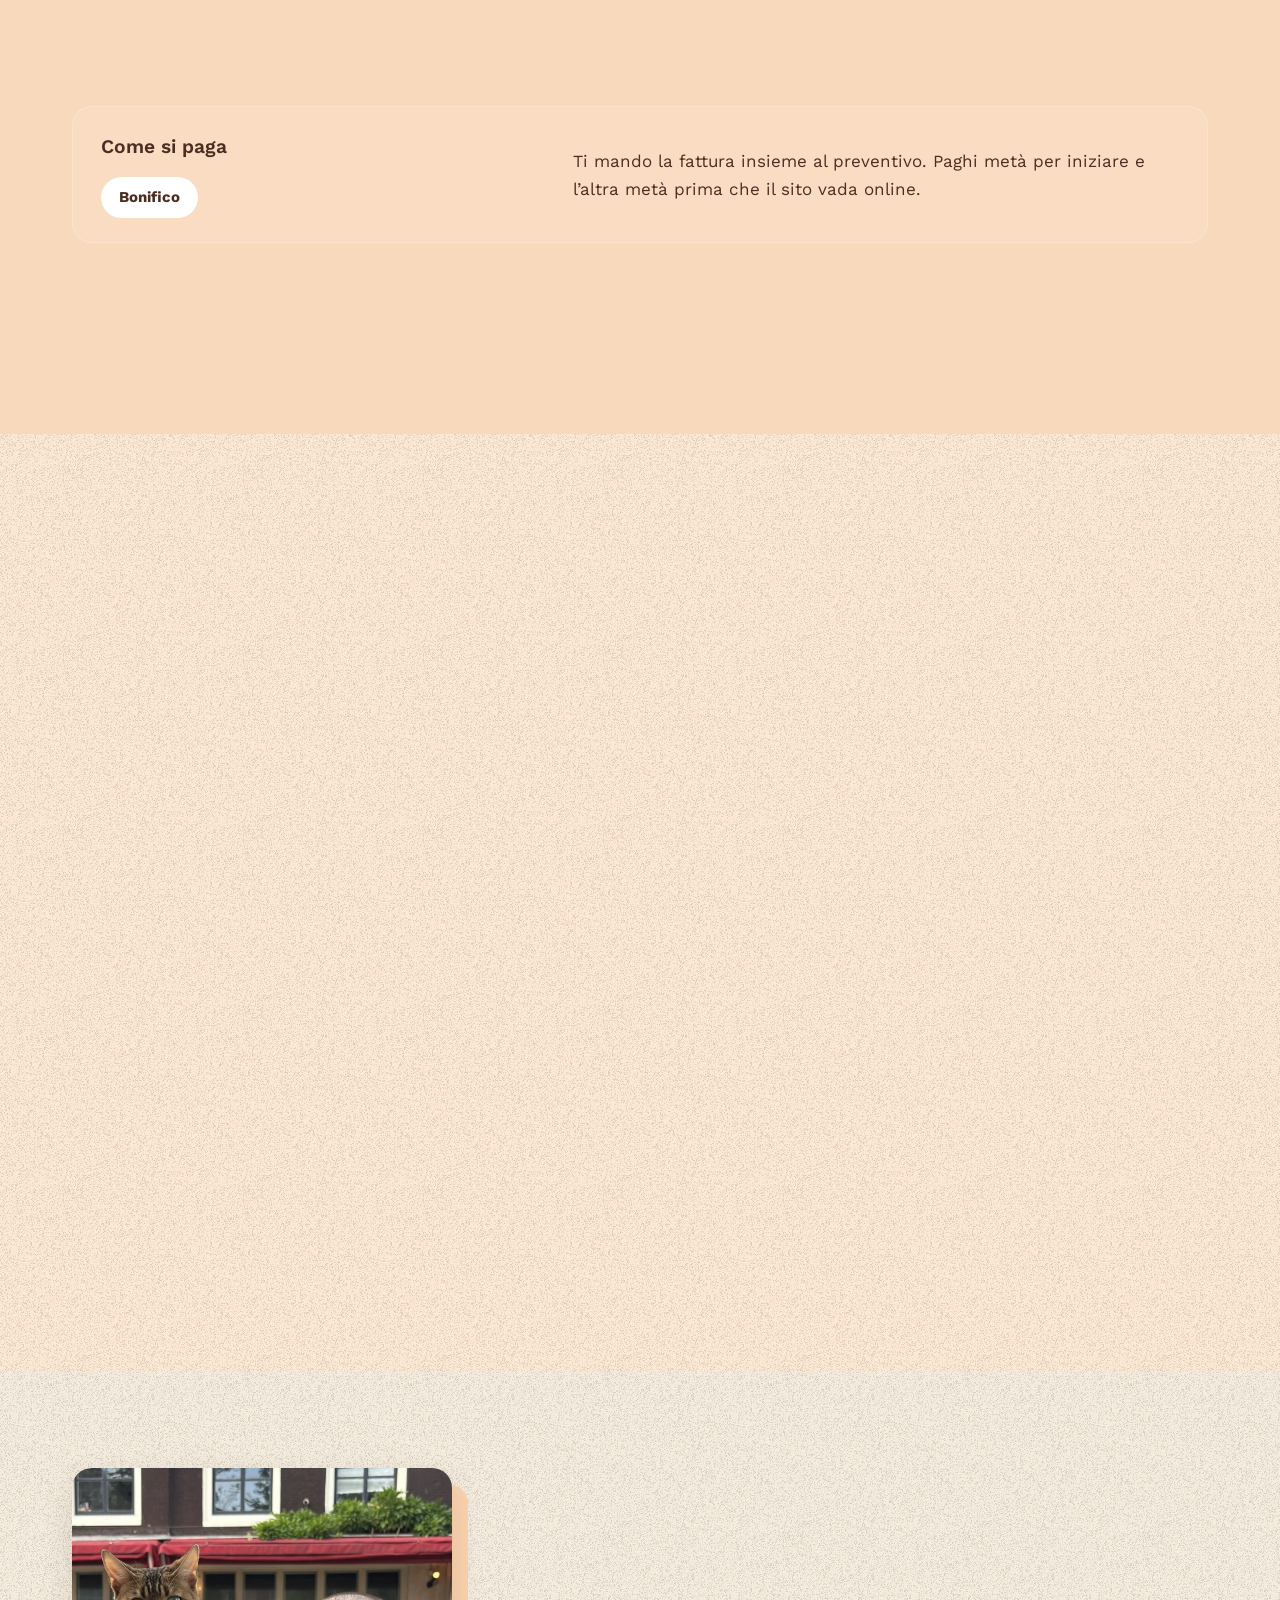
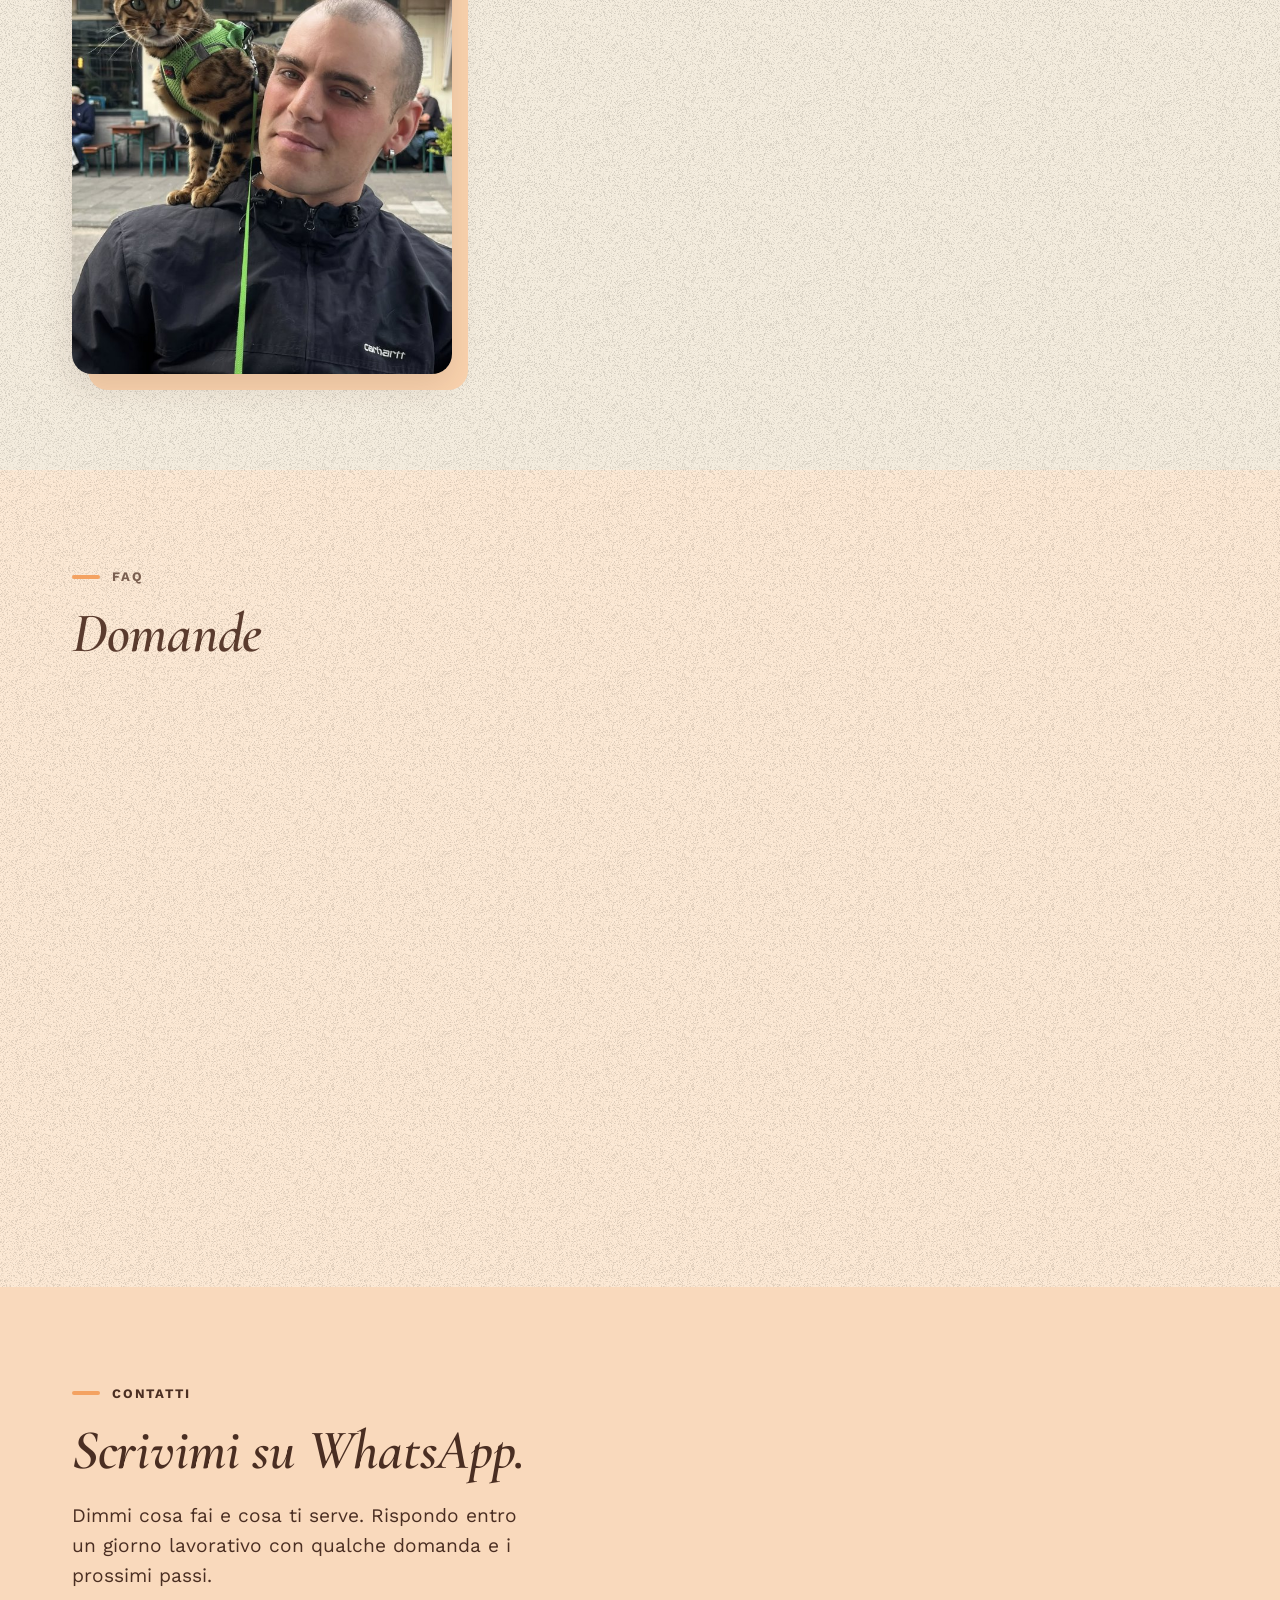
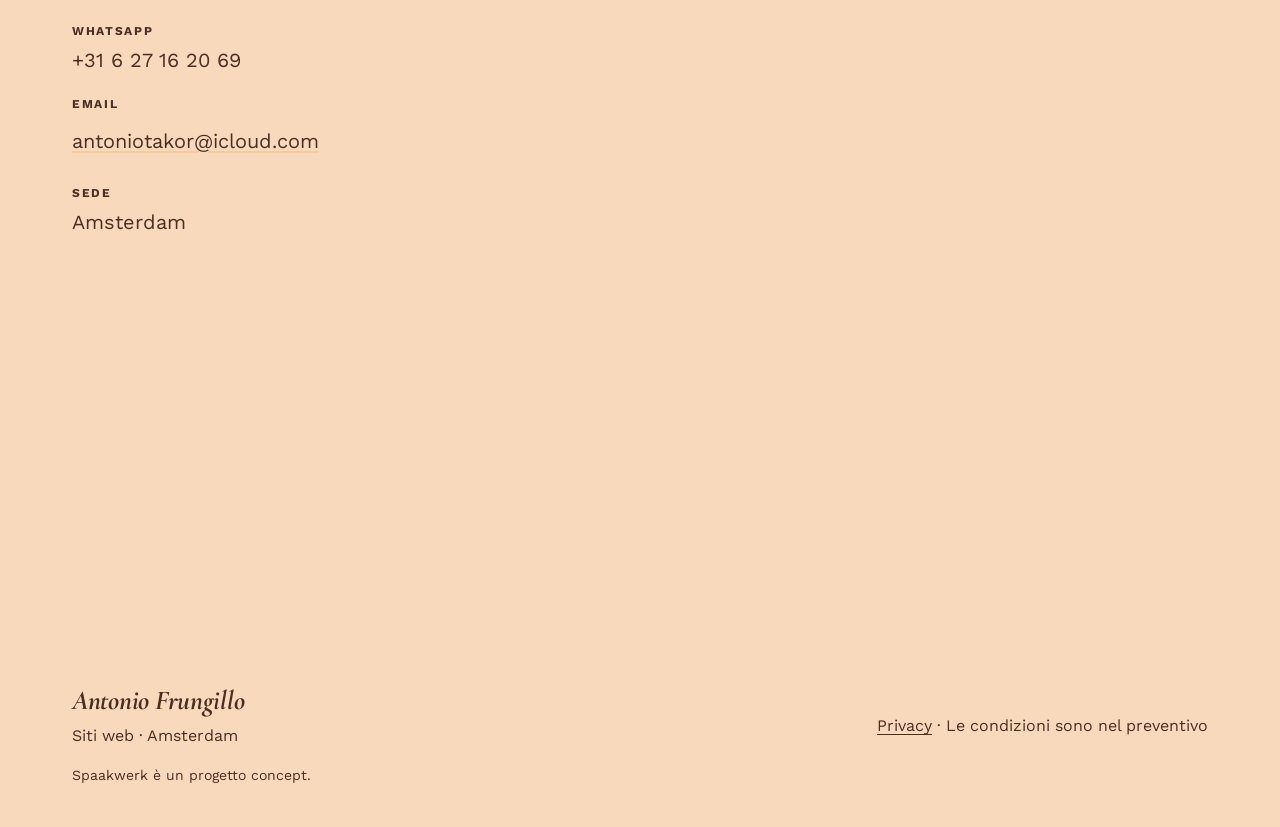
<file: it.html>
<!doctype html>
<html lang="it">
<head>
<meta charset="utf-8">
<meta name="viewport" content="width=device-width, initial-scale=1">
<meta http-equiv="Content-Security-Policy" content="default-src 'none'; script-src 'self'; style-src 'self'; font-src 'self'; img-src 'self'; connect-src 'none'; base-uri 'none'; form-action 'none'">
<meta name="referrer" content="no-referrer"><meta name="robots" content="noindex, nofollow">
<meta name="color-scheme" content="light">
<meta name="theme-color" content="#F8F2E7">
<title>Antonio Frungillo | Un sito di una pagina per il tuo negozio ad Amsterdam</title>
<meta name="description" content="Siti di una pagina per chi ha un negozio o un lavoro manuale ad Amsterdam. Servizi, prezzi, orari, mappa e pulsante WhatsApp. €800 + IVA.">
<link rel="canonical" href="https://antoniotakor-tech.github.io/antonio-web/it.html">
<link rel="alternate" hreflang="en" href="https://antoniotakor-tech.github.io/antonio-web/index.html">
<link rel="alternate" hreflang="it" href="https://antoniotakor-tech.github.io/antonio-web/it.html">
<link rel="alternate" hreflang="nl" href="https://antoniotakor-tech.github.io/antonio-web/nl.html">
<link rel="alternate" hreflang="x-default" href="https://antoniotakor-tech.github.io/antonio-web/index.html">
<link rel="icon" href="favicon.svg" type="image/svg+xml">
<link rel="preload" href="assets/fonts5/cormorant-garamond-latin-600-italic.woff2" as="font" type="font/woff2" crossorigin>
<link rel="stylesheet" href="site.css?v=80a5fcf9">
<script type="application/ld+json">{"@context": "https://schema.org", "@type": "ProfessionalService", "name": "Antonio Frungillo", "description": "Siti di una pagina per negozi e lavori manuali ad Amsterdam.", "areaServed": "Amsterdam", "email": "antoniotakor@icloud.com", "telephone": "+31627162069", "url": "https://antoniotakor-tech.github.io/antonio-web/it.html", "availableLanguage": ["Italian", "English", "Dutch"]}</script>
<script src="main.js?v=80a5fcf9" defer></script>
</head>
<body>
<a class="skip" href="#top">Vai al contenuto</a>
<header class="top" id="topbar">
  <div class="wrap top__in">
    <a class="logo" href="it.html" aria-label="Antonio Frungillo">Antonio Frungillo</a>
    <nav class="top__nav" aria-label="Principale"><a href="#work">Lavori</a><a href="#included">Cosa trovi</a><a href="#price">Prezzo</a><a href="#about">Chi sono</a><a href="#contact">Contatti</a></nav>
    <div class="top__end">
      <div class="lang" role="group" aria-label="Lingua"><a href="index.html" hreflang="en" lang="en">EN</a><span aria-current="true">IT</span><a href="nl.html" hreflang="nl" lang="nl">NL</a></div>
      <a class="btn btn--sm btn--wa btn--wa-top" data-wa href="#contact" rel="noopener noreferrer">Scrivimi su WhatsApp</a>
    </div>
  </div>
</header>
<main id="top" tabindex="-1">
<section class="hero" aria-labelledby="hero-title">
  <div class="wrap hero__grid">
    <div class="hero__copy">
      <p class="eyebrow">Siti web per chi lavora ad Amsterdam</p>
      <h1 id="hero-title">Un sito semplice che porta i clienti <span class="accent">su WhatsApp.</span></h1>
      <p class="lead">I clienti aprono il tuo sito dal telefono e vedono subito cosa fai, quanto costa, dove sei e come contattarti. Un tocco e WhatsApp si apre con il messaggio pronto.</p>
      <div class="btns">
        <a class="btn btn--wa" data-wa href="#contact" rel="noopener noreferrer"><svg class="ico" viewBox="0 0 24 24" fill="none" stroke="currentColor" stroke-width="1.8" stroke-linecap="round" stroke-linejoin="round" aria-hidden="true" focusable="false"><path d="M4 4h16a2 2 0 0 1 2 2v10a2 2 0 0 1-2 2H9l-5 4v-4H4a2 2 0 0 1-2-2V6a2 2 0 0 1 2-2z" fill="currentColor" stroke="none"/></svg>Scrivimi su WhatsApp</a>
        <a class="btn btn--ghost" href="#work">Guarda gli esempi</a>
      </div>
      <dl class="facts"><div><dt>€800 + IVA</dt><dd>Il sito di una pagina</dd></div><div><dt>10 giorni lavorativi</dt><dd>Da quando mi mandi tutto</dd></div><div><dt>1 giro</dt><dd>Di modifiche incluso</dd></div></dl>
    </div>
    <div class="hero__stage">
      <div class="phone" id="phone" aria-hidden="true">
        <div class="phone__screen">
          <div class="site">
            <div class="site__bar"><i></i><span>Spaakwerk</span></div>
            <p class="site__sub">Riparazione biciclette · Amsterdam</p>
            <p class="site__h">Bici rotta? Di solito riparata in giornata.</p>
            <ul class="site__rows"><li><span>Gomma bucata</span><b>da €15</b></li><li><span>Regolazione freni</span><b>€12</b></li><li><span>Tagliando piccolo</span><b>€49</b></li></ul>
            <p class="site__hours">Lun–Ven 09:00–18:00</p>
            <span class="site__btn" id="siteBtn"><svg class="ico" viewBox="0 0 24 24" fill="none" stroke="currentColor" stroke-width="1.8" stroke-linecap="round" stroke-linejoin="round" aria-hidden="true" focusable="false"><path d="M4 4h16a2 2 0 0 1 2 2v10a2 2 0 0 1-2 2H9l-5 4v-4H4a2 2 0 0 1-2-2V6a2 2 0 0 1 2-2z" fill="currentColor" stroke="none"/></svg>Prenota su WhatsApp</span>
          </div>
          <div class="chat">
            <div class="chat__head"><span class="chat__av">S</span><div><b>Spaakwerk</b><small>online</small></div></div>
            <div class="chat__body">
              <p class="bubble bubble--me"><span class="typed">Ciao Spaakwerk! Vorrei prenotare una riparazione.<br>Bici: bici da città.<br>Problema: gomma bucata.</span><small>10:41 ✓✓</small></p>
              <div class="reply"><p class="bubble bubble--them bubble--typing"><i></i><i></i><i></i></p><p class="bubble bubble--them bubble--rep">Ciao! Portala prima delle 11:00 e di solito è pronta oggi.<small>10:42</small></p></div>
            </div>
          </div>
        </div>
      </div>
      <p class="stage__cap">Così vedono il sito i tuoi clienti. Un tocco e il messaggio è pronto.</p>
    </div>
  </div>
</section>
<section class="band" aria-label="Per chi lavora con le mani">
  <div class="wrap band__in"><span class="band__k">Per chi lavora con le mani</span><ul><li>Biciclette e riparazioni</li><li>Barbieri</li><li>Pulizie</li><li>Idraulici</li><li>Elettricisti</li><li>Imbianchini</li><li>Artigiani</li></ul></div>
</section>
<section class="section" id="work" aria-labelledby="work-title">
  <div class="wrap">
    <div class="head"><p class="eyebrow">Lavori</p><h2 id="work-title">Lavori che ho fatto.</h2></div>
    <div class="carousel">
      <ul class="works" tabindex="0" aria-label="Lavori, scorri di lato"><li class="work work--spaakwerk"><div class="work__media"><div class="browser"><div class="browser__bar"><i></i><i></i><i></i><span>antoniotakor-tech.github.io/spaakwerk-demo</span></div><img src="assets/img/spaakwerk-d.jpg" width="1600" height="1000" alt="Sito di Spaakwerk su un portatile: il titolo “Bike broken? Usually fixed the same day” accanto alla foto di un negozio di biciclette d’angolo."></div><div class="shot shot--m"><img src="assets/img/spaakwerk-m.jpg" width="780" height="1500" alt="Sito di Spaakwerk su un telefono."></div></div><div class="work__text"><span class="tag tag--fict">Progetto concept</span><h3>Spaakwerk, riparazione biciclette</h3><p>Un sito dimostrativo per un’officina di biciclette di Amsterdam inventata, con prezzi, orari di apertura e prenotazione su WhatsApp.</p><a class="btn btn--dark" href="https://antoniotakor-tech.github.io/spaakwerk-demo/" rel="noopener noreferrer" target="_blank">Apri il sito ↗</a></div></li><li class="work work--milezero"><div class="work__media"><div class="browser"><div class="browser__bar"><i></i><i></i><i></i><span>antoniotakor-tech.github.io/milezero-site</span></div><img src="assets/img/milezero-d.jpg" width="1600" height="1000" alt="Pagina di MileZero su un portatile: una barra verde “Good ride” e il titolo “Red or green, before you tap”."></div><div class="shot shot--m"><img src="assets/img/milezero-m.jpg" width="780" height="1500" alt="Pagina di MileZero su un telefono."></div></div><div class="work__text"><span class="tag">Idea di app, fatta con un team</span><h3>MileZero</h3><p>La pagina di presentazione di un’idea di app che dice agli autisti, prima di accettare una corsa, se conviene o no. L’ho progettata e costruita io insieme a un team.</p><a class="btn btn--dark" href="https://antoniotakor-tech.github.io/milezero-site/" rel="noopener noreferrer" target="_blank">Apri il sito ↗</a></div></li><li class="work work--calm work--nophone"><div class="work__media"><div class="scene"><img src="assets/img/calm-scene.jpg?v=2" width="1600" height="1000" alt="Calm Companion: un gatto allegro disegnato su una collina verde accanto a un telefono che mostra una mappa della città chiara e disegnata a mano, con un’ape, una farfalla, una nuvola e un sole sorridente."></div></div><div class="work__text"><span class="tag">App mia</span><h3>Calm Companion</h3><p>Un’app per spostarsi in modo più tranquillo: percorsi, musica e disegni che cambiano con il meteo vero. L’ho progettata e costruita io.</p><a class="btn btn--dark" href="https://calm-navigation-companion.pages.dev" rel="noopener noreferrer" target="_blank">Apri il sito ↗</a></div></li><li class="work work--portfolio work--nophone"><div class="work__media"><div class="browser"><div class="browser__bar"><i></i><i></i><i></i><span>antoniotakor-tech.github.io</span></div><img src="assets/img/portfolio-d.jpg" width="1600" height="1000" alt="Il mio portfolio su un portatile: il titolo “Most projects fail because they solve the wrong problem”."></div></div><div class="work__text"><span class="tag">Sito mio</span><h3>Il mio portfolio</h3><p>Il mio sito personale.</p><a class="btn btn--dark" href="https://antoniotakor-tech.github.io/" rel="noopener noreferrer" target="_blank">Apri il sito ↗</a></div></li></ul>
      <div class="car__ctrl"><button type="button" class="car__btn car__prev" aria-label="Lavoro precedente"><svg class="ico" viewBox="0 0 24 24" fill="none" stroke="currentColor" stroke-width="1.8" stroke-linecap="round" stroke-linejoin="round" aria-hidden="true" focusable="false"><path d="M15 5l-7 7 7 7"/></svg></button><div class="car__dots"><button type="button" class="car__dot" aria-label="Vai al lavoro 1"></button><button type="button" class="car__dot" aria-label="Vai al lavoro 2"></button><button type="button" class="car__dot" aria-label="Vai al lavoro 3"></button><button type="button" class="car__dot" aria-label="Vai al lavoro 4"></button></div><p class="car__hint">Scorri di lato</p><button type="button" class="car__btn car__next" aria-label="Lavoro successivo"><svg class="ico" viewBox="0 0 24 24" fill="none" stroke="currentColor" stroke-width="1.8" stroke-linecap="round" stroke-linejoin="round" aria-hidden="true" focusable="false"><path d="M9 5l7 7-7 7"/></svg></button></div>
    </div>
  </div>
</section>
<section class="section section--tint" id="included" aria-labelledby="inc-title">
  <div class="wrap">
    <div class="head"><p class="eyebrow">Cosa trovi</p><h2 id="inc-title">Una pagina. Tutto quello che cercano i tuoi clienti.</h2></div>
    <ul class="bento"><li class="tile"><span class="tile__ic"><svg class="ico" viewBox="0 0 24 24" fill="none" stroke="currentColor" stroke-width="1.8" stroke-linecap="round" stroke-linejoin="round" aria-hidden="true" focusable="false"><path d="M4 5h16v11H9l-5 4z"/></svg></span><h3>Pulsante WhatsApp</h3><p>I clienti toccano il pulsante e il messaggio è già scritto. Le richieste arrivano dritte su WhatsApp e tu confermi l’orario che ti va meglio.</p></li><li class="tile"><span class="tile__ic"><svg class="ico" viewBox="0 0 24 24" fill="none" stroke="currentColor" stroke-width="1.8" stroke-linecap="round" stroke-linejoin="round" aria-hidden="true" focusable="false"><path d="M8 6h12M8 12h12M8 18h12"/><path d="M4 6h.01M4 12h.01M4 18h.01"/></svg></span><h3>Cosa fai e quanto costa</h3><p>Servizi e prezzi chiari fin dal primo scroll.</p></li><li class="tile"><span class="tile__ic"><svg class="ico" viewBox="0 0 24 24" fill="none" stroke="currentColor" stroke-width="1.8" stroke-linecap="round" stroke-linejoin="round" aria-hidden="true" focusable="false"><path d="M12 21s7-6.2 7-11a7 7 0 0 0-14 0c0 4.8 7 11 7 11z"/><circle cx="12" cy="10" r="2.5"/></svg></span><h3>Dove sei e quando sei aperto</h3><p>Indirizzo, orari e mappa. Un tocco e si apre Google Maps.</p></li><li class="tile"><span class="tile__ic"><svg class="ico" viewBox="0 0 24 24" fill="none" stroke="currentColor" stroke-width="1.8" stroke-linecap="round" stroke-linejoin="round" aria-hidden="true" focusable="false"><rect x="7" y="3" width="10" height="18" rx="2.5"/><path d="M11 18h2"/></svg></span><h3>Si legge bene dal telefono</h3><p>Si vede bene e funziona bene da telefono, e si carica in un attimo.</p></li><li class="tile"><span class="tile__ic"><svg class="ico" viewBox="0 0 24 24" fill="none" stroke="currentColor" stroke-width="1.8" stroke-linecap="round" stroke-linejoin="round" aria-hidden="true" focusable="false"><circle cx="11" cy="11" r="6"/><path d="m20 20-4.2-4.2"/></svg></span><h3>Ti aiuta a farti trovare su Google</h3><p>Nome, servizi, posizione, orari e telefono vanno sul sito nel formato che Google legge, insieme al titolo e alla descrizione che compaiono nei risultati di ricerca.</p></li><li class="tile"><span class="tile__ic"><svg class="ico" viewBox="0 0 24 24" fill="none" stroke="currentColor" stroke-width="1.8" stroke-linecap="round" stroke-linejoin="round" aria-hidden="true" focusable="false"><circle cx="12" cy="12" r="9"/><path d="M3 12h18M12 3c3 3 3 15 0 18M12 3c-3 3-3 15 0 18"/></svg></span><h3>Online con il tuo nome</h3><p>Online sul tuo indirizzo web.</p></li></ul>
  </div>
</section>
<section class="section" aria-labelledby="how-title">
  <div class="wrap split">
    <div><p class="eyebrow">Come funziona</p><h2 id="how-title">Sette passi semplici. Zero tecnica da parte tua.</h2></div>
    <ol class="timeline"><li><h3>Mi scrivi su WhatsApp</h3><p>Dimmi cosa fai e cosa ti serve.</p></li><li><h3>Breve chiamata</h3><p>15–30 minuti sulla tua attività e su cosa chiedono più spesso i clienti.</p></li><li><h3>Preventivo scritto</h3><p>Ricevi per iscritto prezzo, tempi e cosa è incluso. Se ti convince, si parte.</p></li><li><h3>50% per iniziare</h3><p>Paghi metà e mi mandi logo, foto, prezzi, orari e testi. Non sai cosa scrivere? Ti mando una checklist.</p></li><li><h3>Anteprima privata</h3><p>Ricevi un link privato per vedere il sito, di solito entro 10 giorni lavorativi da quando ho tutto.</p></li><li><h3>Un giro di modifiche</h3><p>Mi dici cosa ritoccare e lo faccio prima del lancio.</p></li><li><h3>Online</h3><p>Paghi l’altra metà e il sito va live.</p></li></ol>
  </div>
</section>
<section class="section section--ink" id="price" aria-labelledby="price-title">
  <div class="wrap">
    <div class="head"><p class="eyebrow eyebrow--l">Prezzo</p><h2 id="price-title">Un prezzo solo.</h2></div>
    <div class="offer">
      <div class="offer__main">
        <p class="offer__name">Una pagina</p>
        <p class="offer__price">€800<span>+ IVA</span></p>
        
        <p class="offer__pay">50% per iniziare, 50% prima di pubblicare.</p>
        <a class="btn btn--wa" data-wa href="#contact" rel="noopener noreferrer"><svg class="ico" viewBox="0 0 24 24" fill="none" stroke="currentColor" stroke-width="1.8" stroke-linecap="round" stroke-linejoin="round" aria-hidden="true" focusable="false"><path d="M4 4h16a2 2 0 0 1 2 2v10a2 2 0 0 1-2 2H9l-5 4v-4H4a2 2 0 0 1-2-2V6a2 2 0 0 1 2-2z" fill="currentColor" stroke="none"/></svg>Scrivimi su WhatsApp</a>
      </div>
      <div class="offer__in">
        <ul><li><svg class="ico" viewBox="0 0 24 24" fill="none" stroke="currentColor" stroke-width="1.8" stroke-linecap="round" stroke-linejoin="round" aria-hidden="true" focusable="false"><path d="M5 12.5l4.5 4.5L19 7.5"/></svg><span>La pagina fatta per il telefono</span></li><li><svg class="ico" viewBox="0 0 24 24" fill="none" stroke="currentColor" stroke-width="1.8" stroke-linecap="round" stroke-linejoin="round" aria-hidden="true" focusable="false"><path d="M5 12.5l4.5 4.5L19 7.5"/></svg><span>Servizi e prezzi</span></li><li><svg class="ico" viewBox="0 0 24 24" fill="none" stroke="currentColor" stroke-width="1.8" stroke-linecap="round" stroke-linejoin="round" aria-hidden="true" focusable="false"><path d="M5 12.5l4.5 4.5L19 7.5"/></svg><span>Orari, indirizzo e mappa</span></li><li><svg class="ico" viewBox="0 0 24 24" fill="none" stroke="currentColor" stroke-width="1.8" stroke-linecap="round" stroke-linejoin="round" aria-hidden="true" focusable="false"><path d="M5 12.5l4.5 4.5L19 7.5"/></svg><span>Pulsante WhatsApp con il messaggio pronto</span></li><li><svg class="ico" viewBox="0 0 24 24" fill="none" stroke="currentColor" stroke-width="1.8" stroke-linecap="round" stroke-linejoin="round" aria-hidden="true" focusable="false"><path d="M5 12.5l4.5 4.5L19 7.5"/></svg><span>Le informazioni giuste per Google</span></li><li><svg class="ico" viewBox="0 0 24 24" fill="none" stroke="currentColor" stroke-width="1.8" stroke-linecap="round" stroke-linejoin="round" aria-hidden="true" focusable="false"><path d="M5 12.5l4.5 4.5L19 7.5"/></svg><span>Online con il tuo nome</span></li><li><svg class="ico" viewBox="0 0 24 24" fill="none" stroke="currentColor" stroke-width="1.8" stroke-linecap="round" stroke-linejoin="round" aria-hidden="true" focusable="false"><path d="M5 12.5l4.5 4.5L19 7.5"/></svg><span>Un giro di modifiche</span></li></ul>
        
      </div>
    </div>
    <div class="pay"><p class="pay__h">Come si paga</p><ul class="pay__m"><li>Bonifico</li></ul><p class="pay__t">Ti mando la fattura insieme al preventivo. Paghi metà per iniziare e l’altra metà prima che il sito vada online.</p></div>
    <details class="addons">
      <summary>Aggiunte possibili</summary>
      <div class="addons__body">
        
        <dl class="pl"><div><dt>Una pagina in più<span>Stesso stile, per pagina</span></dt><dd>€150</dd></div><div><dt>Il sito anche in un’altra lingua<span>Italiano, inglese o olandese</span></dt><dd>€200</dd></div><div><dt>Pronto in 5 giorni lavorativi<span>Da quando mi mandi tutto</span></dt><dd>+25%</dd></div><div><dt>La tua attività su Google Maps<span>Preparo la tua scheda su Google: orari, foto, categorie</span></dt><dd>€150</dd></div><div><dt>Farti trovare meglio nella tua zona<span>Scheda Google, elenchi online e informazioni sul sito</span></dt><dd>€350</dd></div><div><dt>Controllo del sito che hai già<span>Velocità e telefono, con elenco scritto di cosa sistemare</span></dt><dd>€250</dd></div><div><dt>WhatsApp Business configurato<span>Profilo, risposte rapide e messaggio quando sei chiuso</span></dt><dd>€120</dd></div><div><dt>Testi scritti da me<span>Per pagina, nel tuo tono, dopo una breve chiacchierata</span></dt><dd>€250</dd></div><div><dt>Foto sistemate<span>Ridimensionate e pulite, fino a 20 foto</span></dt><dd>€100</dd></div><div><dt>Assistenza ogni mese<span>Fino a 1 ora di modifiche, copie di sicurezza e controlli</span></dt><dd>€45 / mese</dd></div><div><dt>Modifiche in più<span>Tutto ciò che non è già incluso</span></dt><dd>€65 / ora</dd></div><div><dt>Un secondo giro di modifiche<span>Oltre a quello incluso</span></dt><dd>€130</dd></div><div><dt>Nome del sito e spazio online<span>Li preparo io. Il costo del fornitore lo aggiungo senza ricarichi</span></dt><dd>€100</dd></div></dl>
        
      </div>
    </details>
  </div>
</section>
<section class="section section--tint" aria-labelledby="scope-title">
  <div class="wrap">
    <div class="head"><p class="eyebrow">Cosa è incluso</p><h2 id="scope-title">Cosa è dentro, cosa è extra.</h2></div>
    <div class="scope">
      <div class="scope__col scope__col--yes"><h3>Incluso</h3><ul><li><svg class="ico" viewBox="0 0 24 24" fill="none" stroke="currentColor" stroke-width="1.8" stroke-linecap="round" stroke-linejoin="round" aria-hidden="true" focusable="false"><path d="M5 12.5l4.5 4.5L19 7.5"/></svg><span>Una pagina fatta bene per il telefono</span></li><li><svg class="ico" viewBox="0 0 24 24" fill="none" stroke="currentColor" stroke-width="1.8" stroke-linecap="round" stroke-linejoin="round" aria-hidden="true" focusable="false"><path d="M5 12.5l4.5 4.5L19 7.5"/></svg><span>Servizi, prezzi, orari, indirizzo, mappa e contatti</span></li><li><svg class="ico" viewBox="0 0 24 24" fill="none" stroke="currentColor" stroke-width="1.8" stroke-linecap="round" stroke-linejoin="round" aria-hidden="true" focusable="false"><path d="M5 12.5l4.5 4.5L19 7.5"/></svg><span>Pulsante WhatsApp con messaggio già scritto</span></li><li><svg class="ico" viewBox="0 0 24 24" fill="none" stroke="currentColor" stroke-width="1.8" stroke-linecap="round" stroke-linejoin="round" aria-hidden="true" focusable="false"><path d="M5 12.5l4.5 4.5L19 7.5"/></svg><span>Titolo, descrizione e informazioni giuste per Google</span></li><li><svg class="ico" viewBox="0 0 24 24" fill="none" stroke="currentColor" stroke-width="1.8" stroke-linecap="round" stroke-linejoin="round" aria-hidden="true" focusable="false"><path d="M5 12.5l4.5 4.5L19 7.5"/></svg><span>Il sito online sul tuo nome</span></li><li><svg class="ico" viewBox="0 0 24 24" fill="none" stroke="currentColor" stroke-width="1.8" stroke-linecap="round" stroke-linejoin="round" aria-hidden="true" focusable="false"><path d="M5 12.5l4.5 4.5L19 7.5"/></svg><span>Un giro di modifiche</span></li></ul></div>
      <div class="scope__col scope__col--no"><h3>A parte, con preventivo</h3><ul><li><svg class="ico" viewBox="0 0 24 24" fill="none" stroke="currentColor" stroke-width="1.8" stroke-linecap="round" stroke-linejoin="round" aria-hidden="true" focusable="false"><path d="M6 6l12 12M18 6 6 18"/></svg><span>Appuntamenti<small>Gli appuntamenti passano da WhatsApp: i clienti ti scrivono e tu confermi l’orario.</small></span></li><li><svg class="ico" viewBox="0 0 24 24" fill="none" stroke="currentColor" stroke-width="1.8" stroke-linecap="round" stroke-linejoin="round" aria-hidden="true" focusable="false"><path d="M6 6l12 12M18 6 6 18"/></svg><span>Negozio online<small>È un progetto a parte. Chiedimi un preventivo.</small></span></li><li><svg class="ico" viewBox="0 0 24 24" fill="none" stroke="currentColor" stroke-width="1.8" stroke-linecap="round" stroke-linejoin="round" aria-hidden="true" focusable="false"><path d="M6 6l12 12M18 6 6 18"/></svg><span>La tua posizione su Google<small>Preparo tutto quello che serve a Google per capire la tua attività. La posizione dipende dalla tua zona e dalla concorrenza.</small></span></li><li><svg class="ico" viewBox="0 0 24 24" fill="none" stroke="currentColor" stroke-width="1.8" stroke-linecap="round" stroke-linejoin="round" aria-hidden="true" focusable="false"><path d="M6 6l12 12M18 6 6 18"/></svg><span>Altri giri di modifiche<small>Un giro è incluso. Quelli in più si pagano a parte.</small></span></li><li><svg class="ico" viewBox="0 0 24 24" fill="none" stroke="currentColor" stroke-width="1.8" stroke-linecap="round" stroke-linejoin="round" aria-hidden="true" focusable="false"><path d="M6 6l12 12M18 6 6 18"/></svg><span>Aiuto dopo la pubblicazione<small>Se qualcosa si rompe dalla mia parte, lo sistemo. Nuove modifiche e aggiornamenti hanno un preventivo a parte.</small></span></li><li><svg class="ico" viewBox="0 0 24 24" fill="none" stroke="currentColor" stroke-width="1.8" stroke-linecap="round" stroke-linejoin="round" aria-hidden="true" focusable="false"><path d="M6 6l12 12M18 6 6 18"/></svg><span>Logo, foto e testi<small>Li porti tu. Non sai cosa scrivere? Ti mando una checklist.</small></span></li></ul></div>
    </div>
  </div>
</section>
<section class="section" id="about" aria-labelledby="about-title">
  <div class="wrap about">
    <figure class="about__photo"><img src="assets/img/antonio.jpg" width="638" height="860" alt="Antonio, con il suo gatto sulla spalla, in una strada di Amsterdam"></figure>
    <div class="about__text">
      <p class="eyebrow">Chi sono</p><h2 id="about-title">Ciao, sono Antonio.</h2>
      <p class="lead">Sono ad Amsterdam e faccio siti per negozi e attività manuali.</p><p>Lavori direttamente con me, dal primo messaggio al lancio.</p>
      <div class="langs"><div class="lv"><span>Italiano<small>madrelingua</small></span><span class="pips" aria-hidden="true"><i></i><i></i><i></i><i></i></span></div><div class="lv"><span>Inglese<small>fluente</small></span><span class="pips" aria-hidden="true"><i></i><i></i><i></i><i></i></span></div></div>
    </div>
  </div>
</section>
<section class="section section--tint" aria-labelledby="faq-title">
  <div class="wrap faq">
    <div><p class="eyebrow">FAQ</p><h2 id="faq-title">Domande</h2></div>
    <div><details><summary>Devo sapere cose tecniche?</summary><p>No. Mi mandi quello che ti chiedo e al resto penso io.</p></details><details><summary>E se non ho foto o testi pronti?</summary><p>Si parte quando li hai. Ti mando una checklist di cosa serve. Testi e foto sono extra.</p></details><details><summary>I clienti possono prenotare dal sito?</summary><p>Toccano il pulsante e ti scrivono su WhatsApp. Poi decidi tu quando confermare.</p></details><details><summary>Il sito può essere in olandese?</summary><p>Sì. Mi mandi il testo in olandese e lo metto. Una seconda lingua costa a parte.</p></details><details><summary>Di chi è il sito?</summary><p>Tuo, dopo il pagamento finale.</p></details><details><summary>Sarò primo su Google?</summary><p>Imposto il sito perché Google capisca cosa fai e dove. La posizione dipende dalla tua zona e dalla concorrenza.</p></details><details><summary>Quanto ci vuole?</summary><p>Di solito 10 giorni lavorativi da quando mi hai mandato tutto.</p></details><details><summary>E dopo che è online?</summary><p>Se qualcosa non funziona per colpa mia, lo sistemo. Se vuoi cambiare o aggiungere qualcosa, scrivimi.</p></details></div>
  </div>
</section>
<section class="section section--ink contact" id="contact" aria-labelledby="contact-title">
  <div class="wrap contact__grid">
    <div>
      <p class="eyebrow eyebrow--l">Contatti</p>
      <h2 id="contact-title">Scrivimi su WhatsApp.</h2>
      <p class="lead">Dimmi cosa fai e cosa ti serve. Rispondo entro un giorno lavorativo con qualche domanda e i prossimi passi.</p>
      <dl class="info"><div><dt>WhatsApp</dt><dd>+31 6 27 16 20 69</dd></div><div><dt>Email</dt><dd><a href="mailto:antoniotakor@icloud.com">antoniotakor@icloud.com</a></dd></div><div><dt>Sede</dt><dd>Amsterdam</dd></div></dl>
    </div>
    <div class="composer" id="book">
      <h3>Scrivi il messaggio con pochi tocchi</h3>
      <fieldset class="chips" aria-labelledby="l1"><legend id="l1">1. Che lavoro fai?</legend><button type="button" class="chip" data-group="biz" data-value="negozio di biciclette" aria-pressed="false">Biciclette</button><button type="button" class="chip" data-group="biz" data-value="barbiere" aria-pressed="false">Barbiere</button><button type="button" class="chip" data-group="biz" data-value="pulizie" aria-pressed="false">Pulizie</button><button type="button" class="chip" data-group="biz" data-value="idraulico" aria-pressed="false">Idraulico</button><button type="button" class="chip" data-group="biz" data-value="elettricista" aria-pressed="false">Elettricista</button><button type="button" class="chip" data-group="biz" data-value="imbianchino" aria-pressed="false">Imbianchino</button><button type="button" class="chip" data-group="biz" data-value="artigiano" aria-pressed="false">Artigiano</button><button type="button" class="chip" data-group="biz" data-value="altro" aria-pressed="false">Altro</button></fieldset>
      <div class="field"><label for="zone">2. In che zona?</label><input id="zone" name="zone" type="text" maxlength="40" autocomplete="off" placeholder="es. Amsterdam Noord"></div>
      <fieldset class="chips" aria-labelledby="l3"><legend id="l3">3. Cosa ti serve?</legend><button type="button" class="chip" data-group="need" data-value="il mio primo sito" aria-pressed="false">Il mio primo sito</button><button type="button" class="chip" data-group="need" data-value="rifare il mio sito" aria-pressed="false">Rifare il mio sito</button><button type="button" class="chip" data-group="need" data-value="solo un preventivo" aria-pressed="false">Solo un preventivo</button></fieldset>
      <p class="composer__lbl">Il tuo messaggio</p>
      <p class="bubble bubble--me bubble--live" id="preview" aria-live="polite"></p>
      <a class="btn btn--wa btn--block" data-wa href="#contact" rel="noopener noreferrer"><svg class="ico" viewBox="0 0 24 24" fill="none" stroke="currentColor" stroke-width="1.8" stroke-linecap="round" stroke-linejoin="round" aria-hidden="true" focusable="false"><path d="M4 4h16a2 2 0 0 1 2 2v10a2 2 0 0 1-2 2H9l-5 4v-4H4a2 2 0 0 1-2-2V6a2 2 0 0 1 2-2z" fill="currentColor" stroke="none"/></svg>Invia su WhatsApp</a>
      <p class="fine">Non scrivere dati personali delicati, come password, documenti o numeri di conto.</p>
    </div>
  </div>
</section>
</main>
<footer class="foot">
  <div class="wrap foot__in">
    <div><p class="foot__name">Antonio Frungillo</p><p>Siti web · Amsterdam</p></div>
    <p><a href="privacy-it.html">Privacy</a> · Le condizioni sono nel preventivo</p>
    <p class="foot__note">Spaakwerk è un progetto concept.</p>
  </div>
</footer>
<div class="sticky"><a class="btn btn--wa btn--block" data-wa href="#contact" rel="noopener noreferrer"><svg class="ico" viewBox="0 0 24 24" fill="none" stroke="currentColor" stroke-width="1.8" stroke-linecap="round" stroke-linejoin="round" aria-hidden="true" focusable="false"><path d="M4 4h16a2 2 0 0 1 2 2v10a2 2 0 0 1-2 2H9l-5 4v-4H4a2 2 0 0 1-2-2V6a2 2 0 0 1 2-2z" fill="currentColor" stroke="none"/></svg>Scrivimi su WhatsApp</a></div>
</body>
</html>
</file>
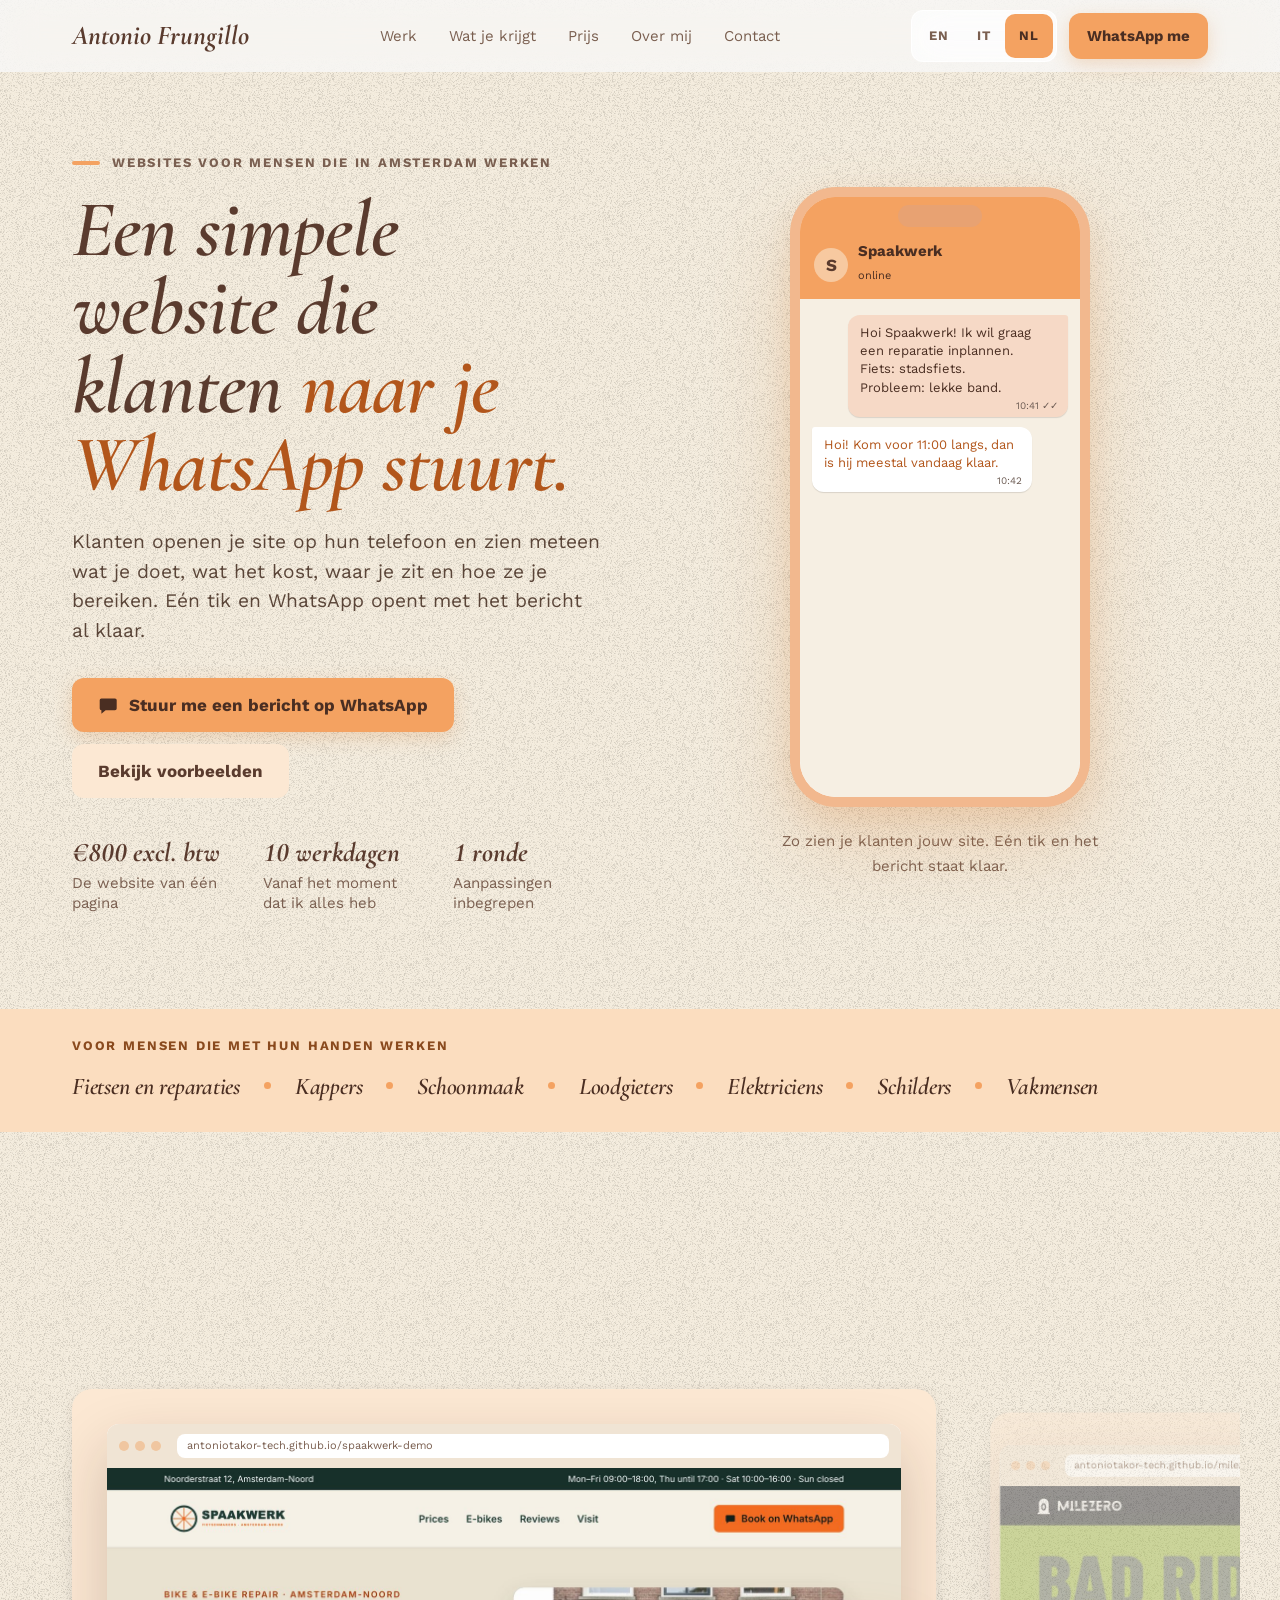
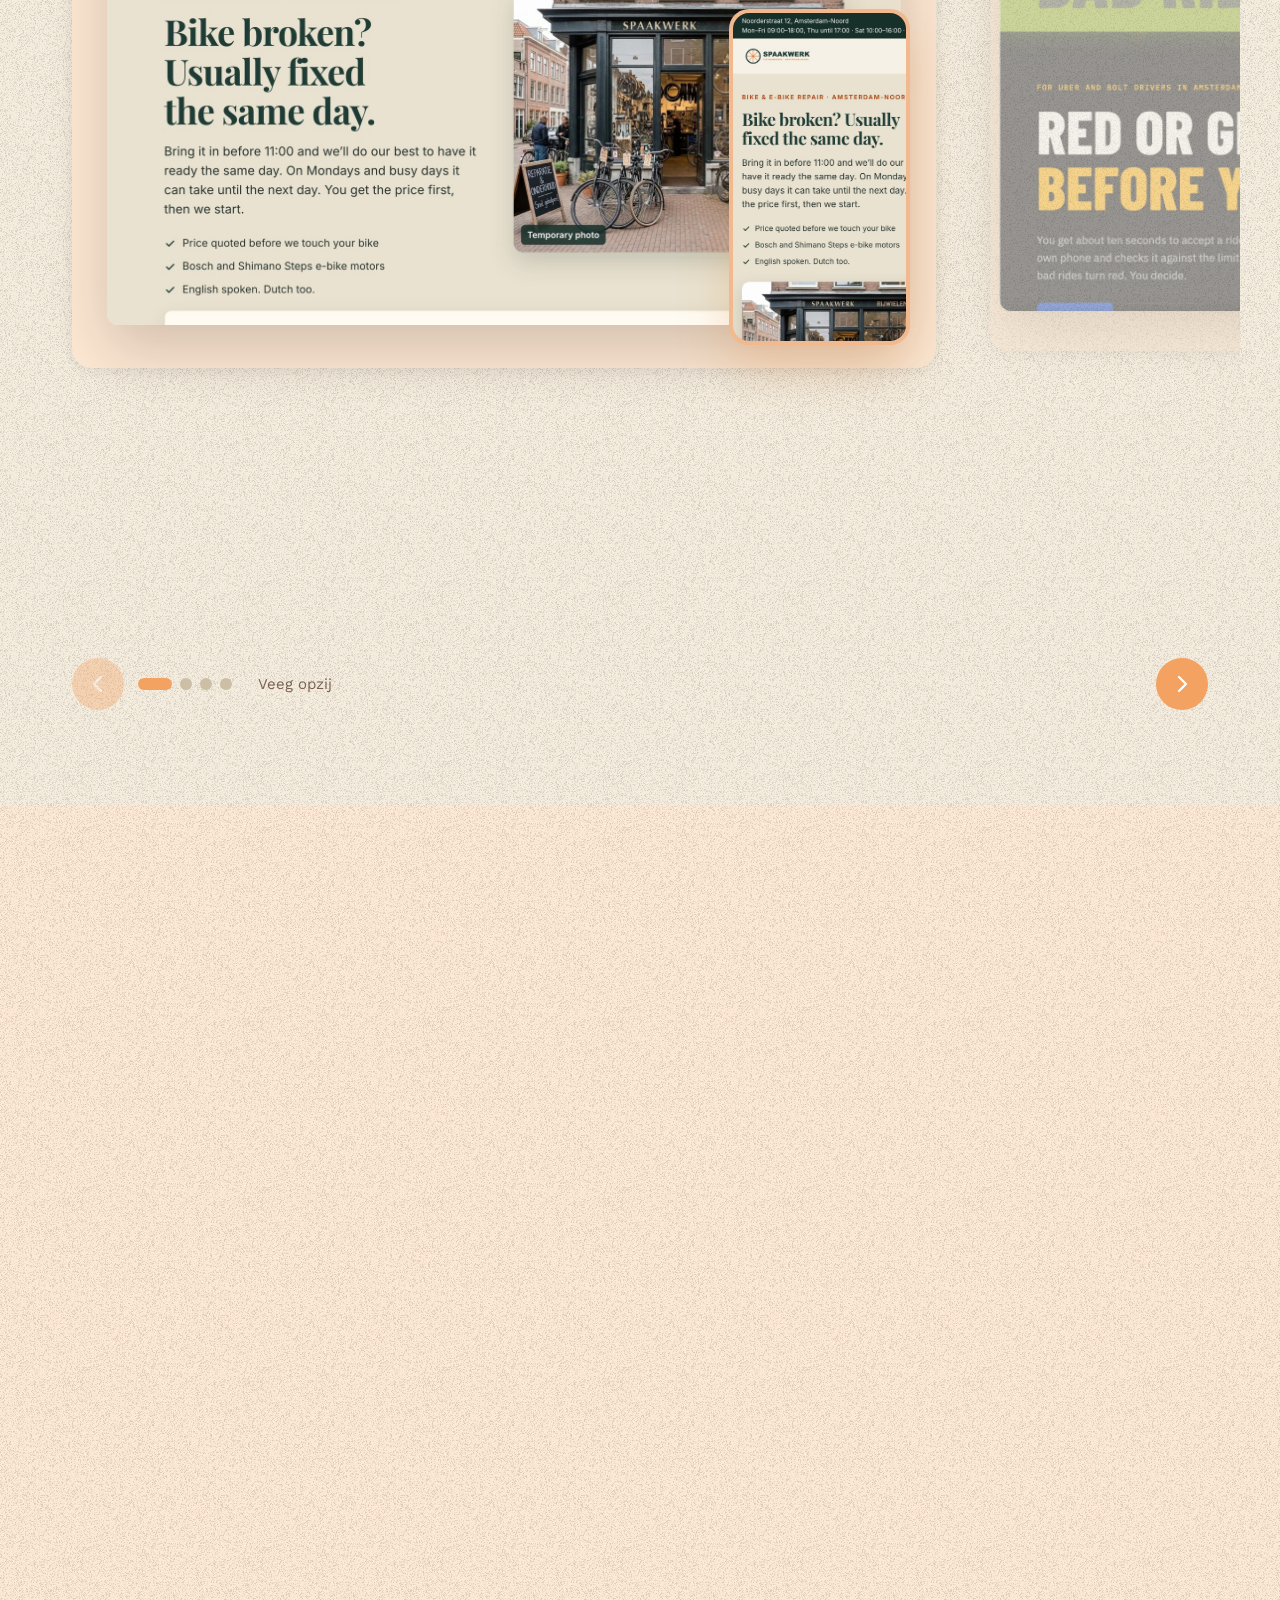
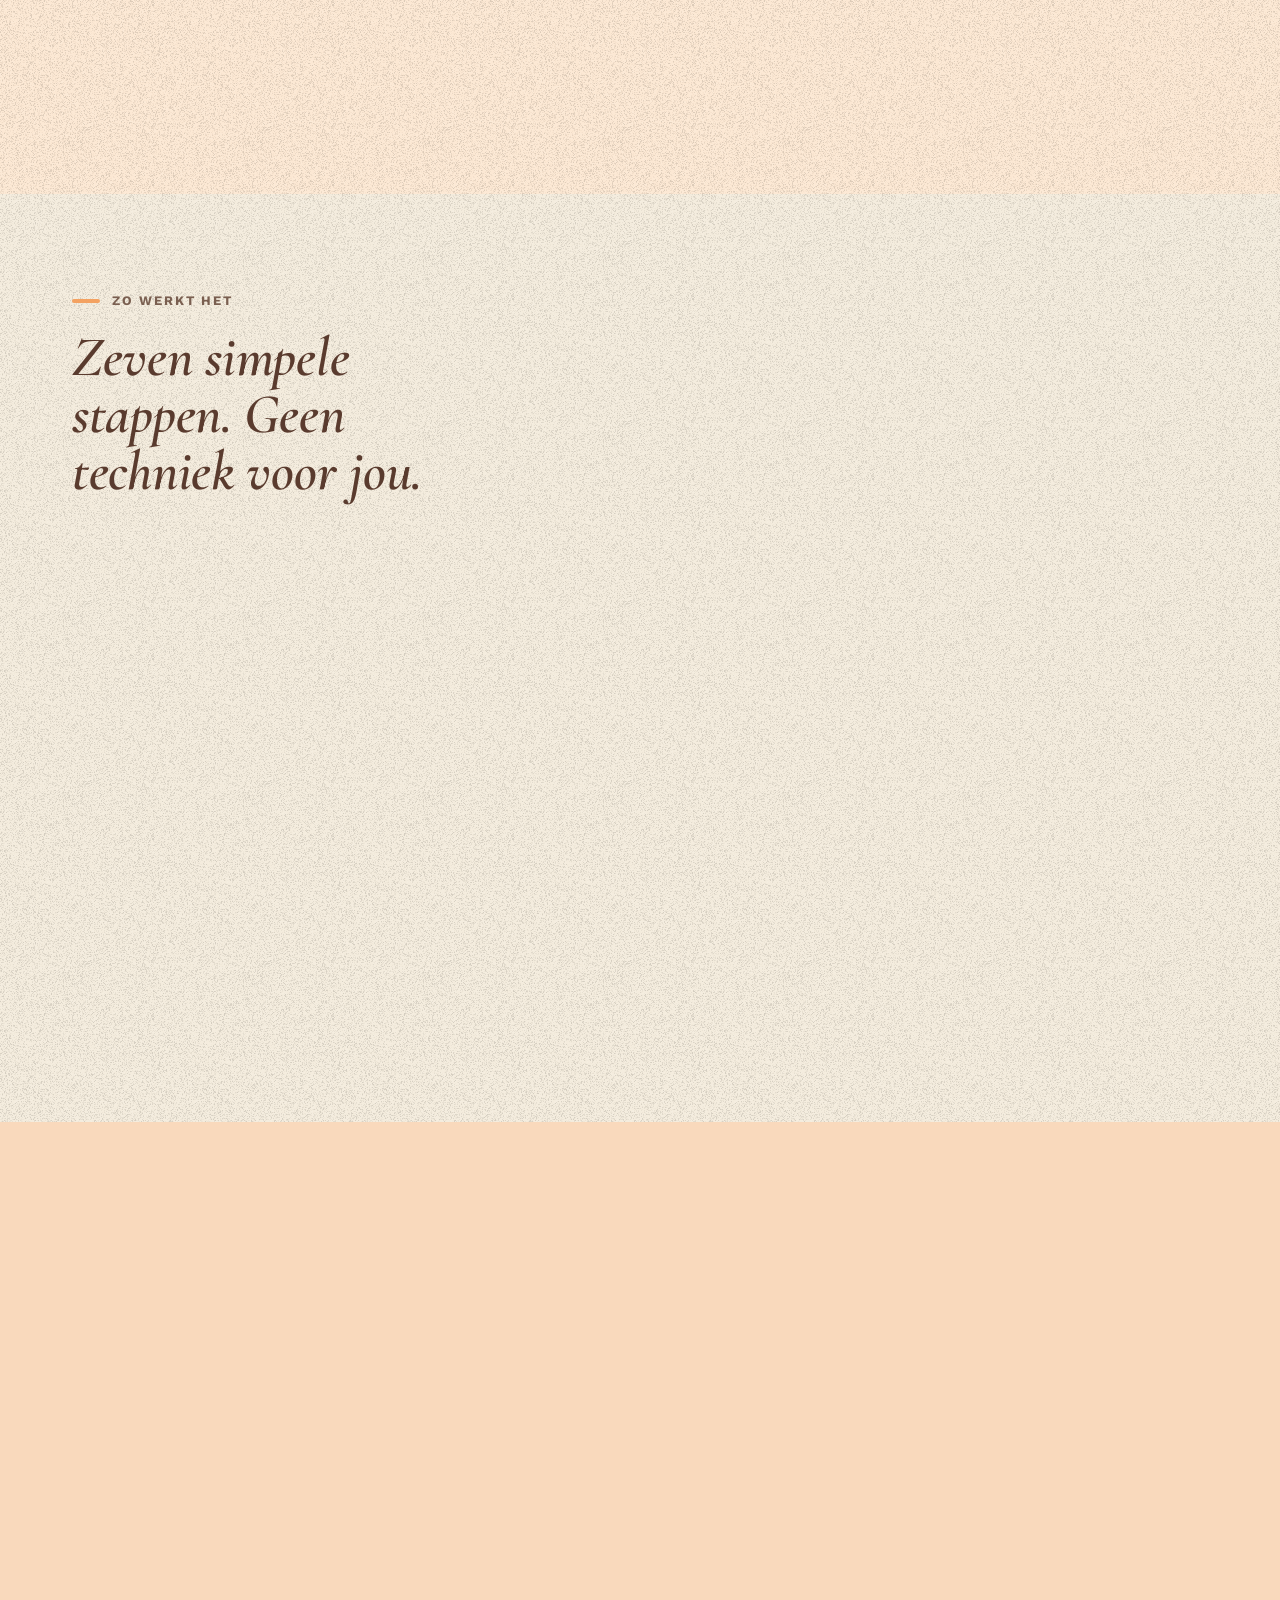
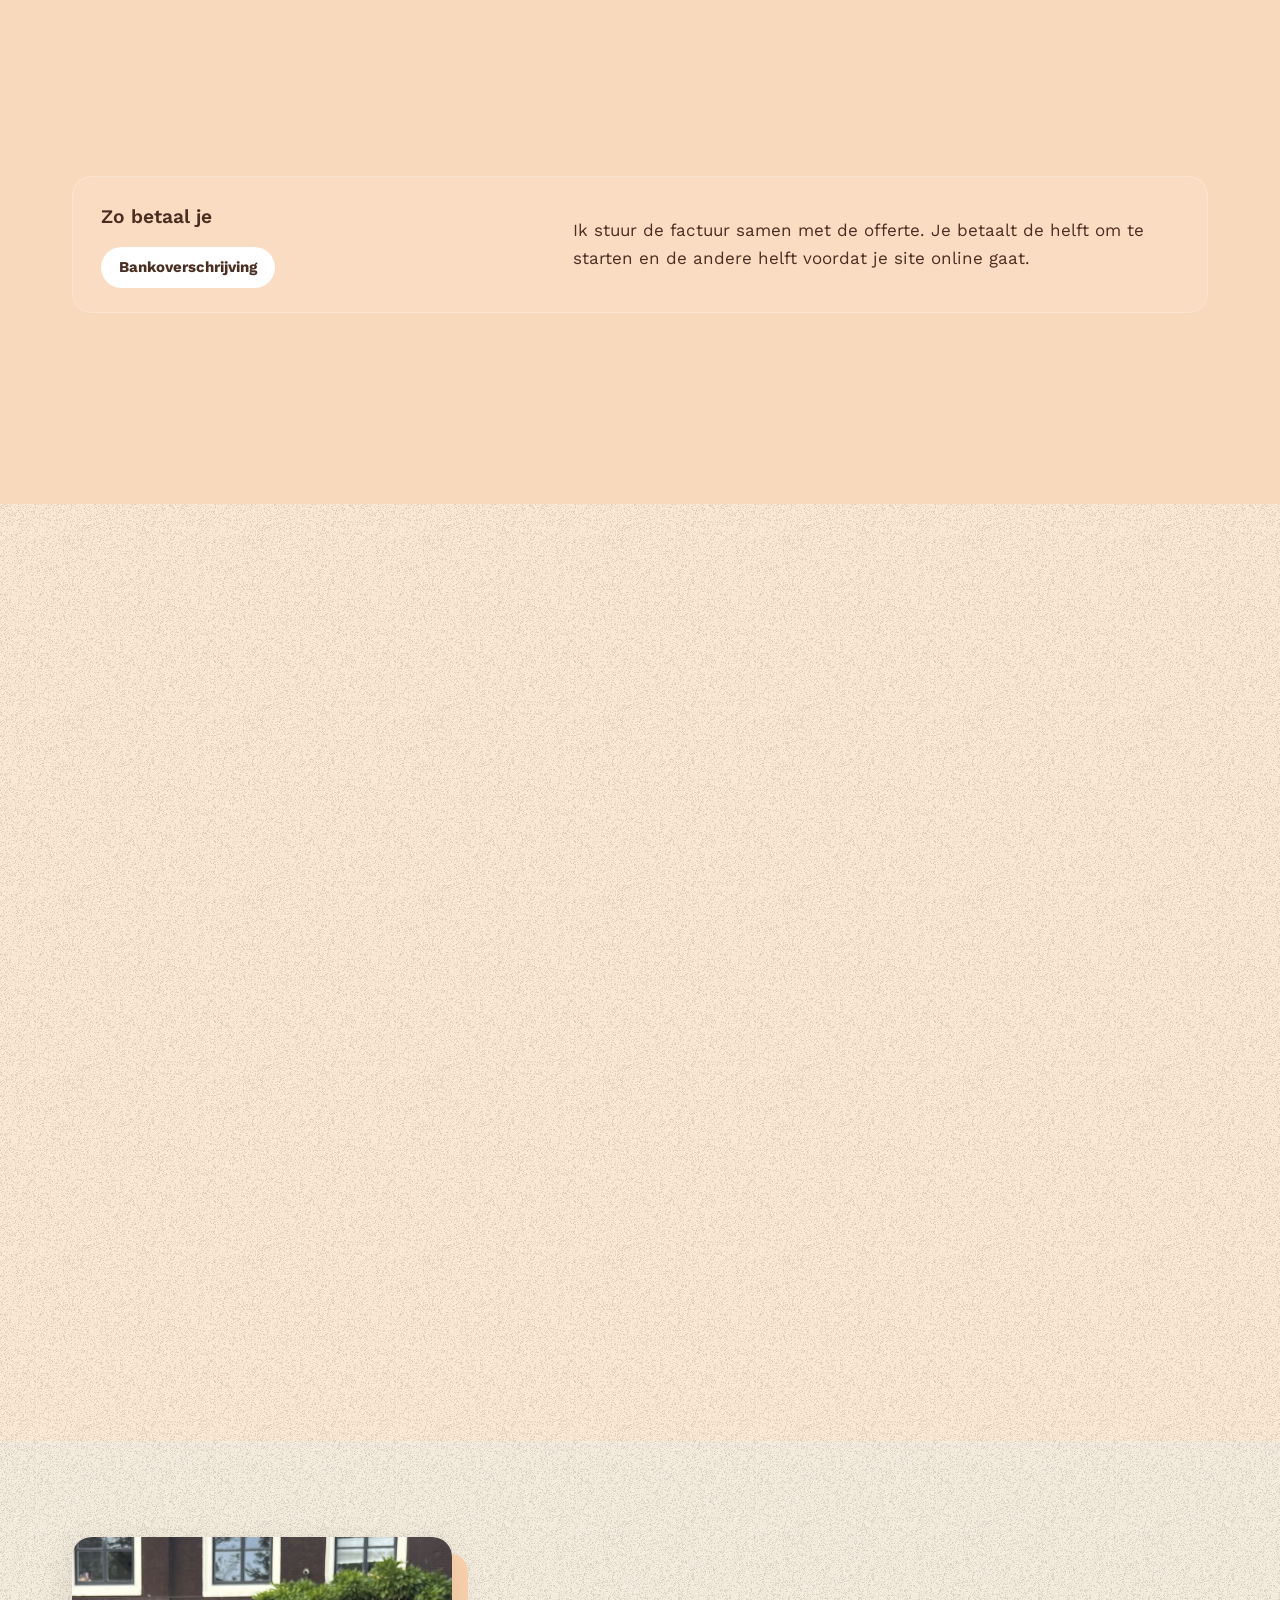
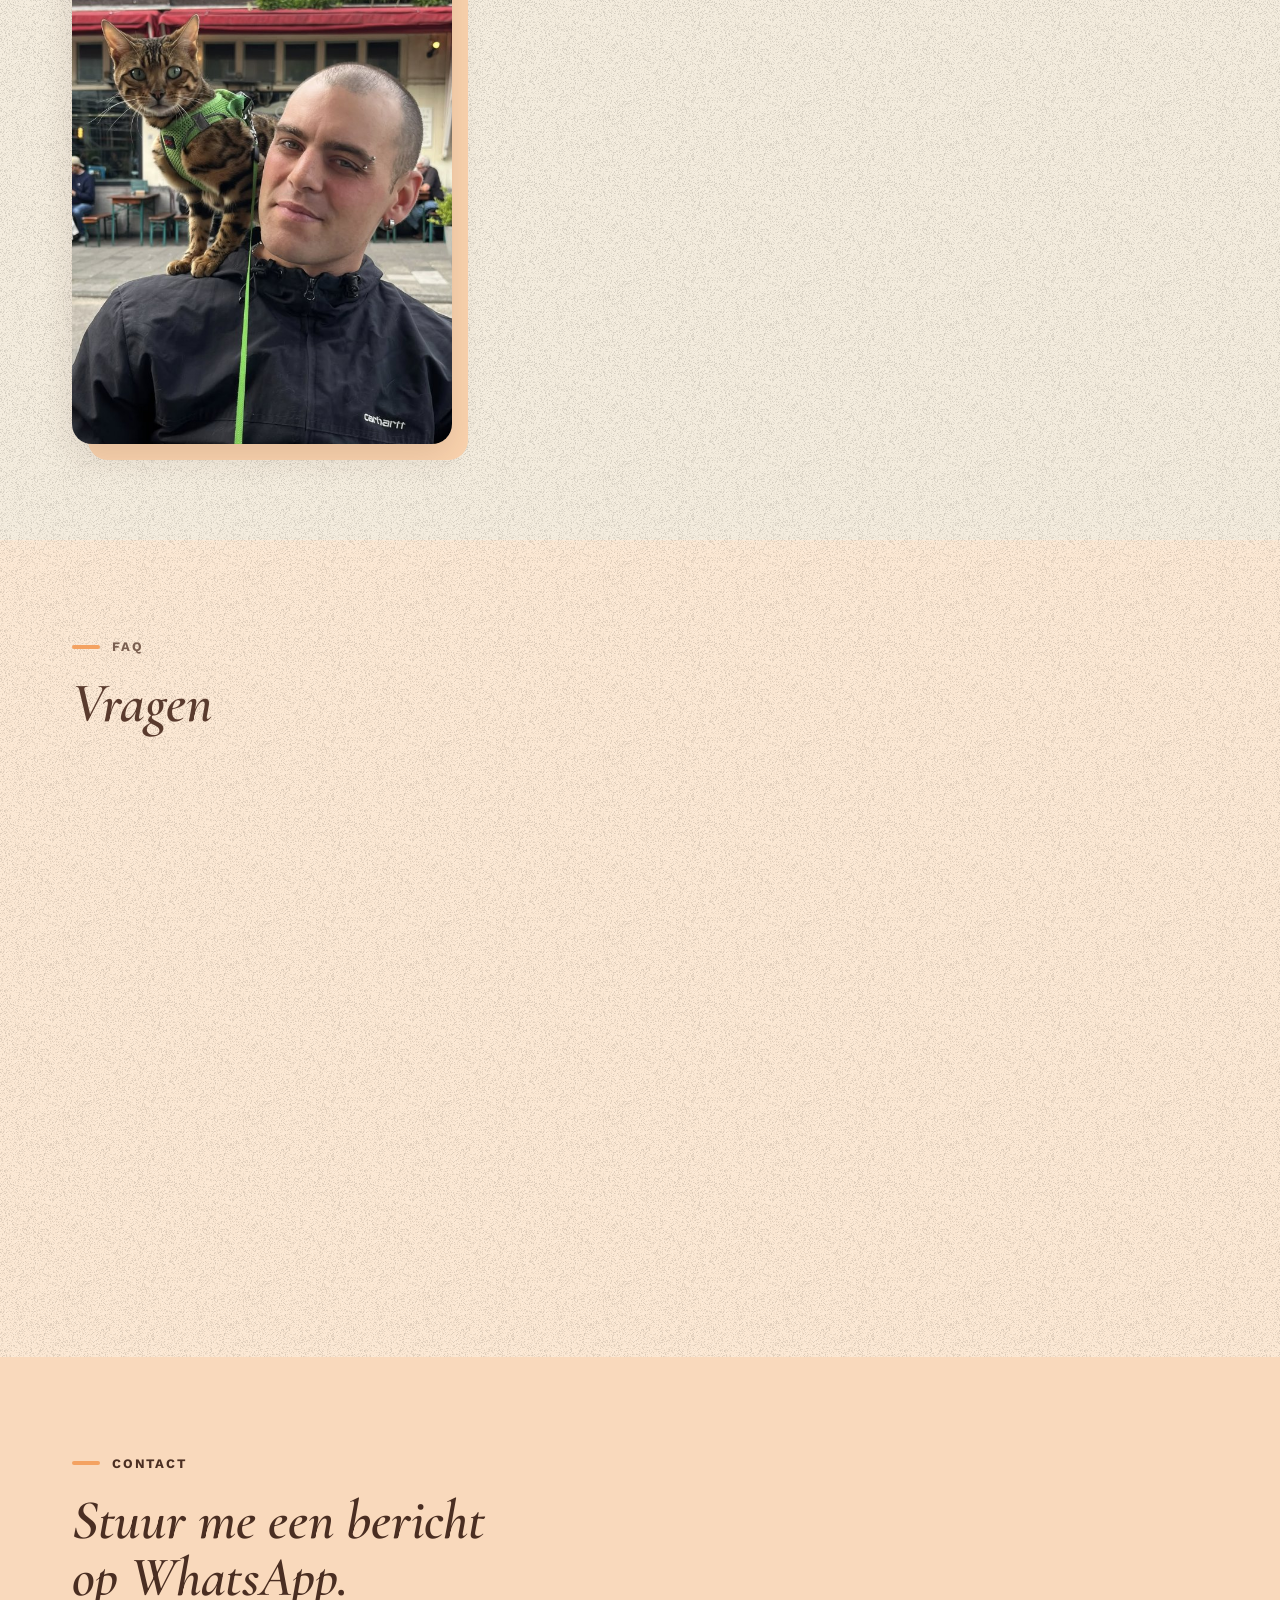
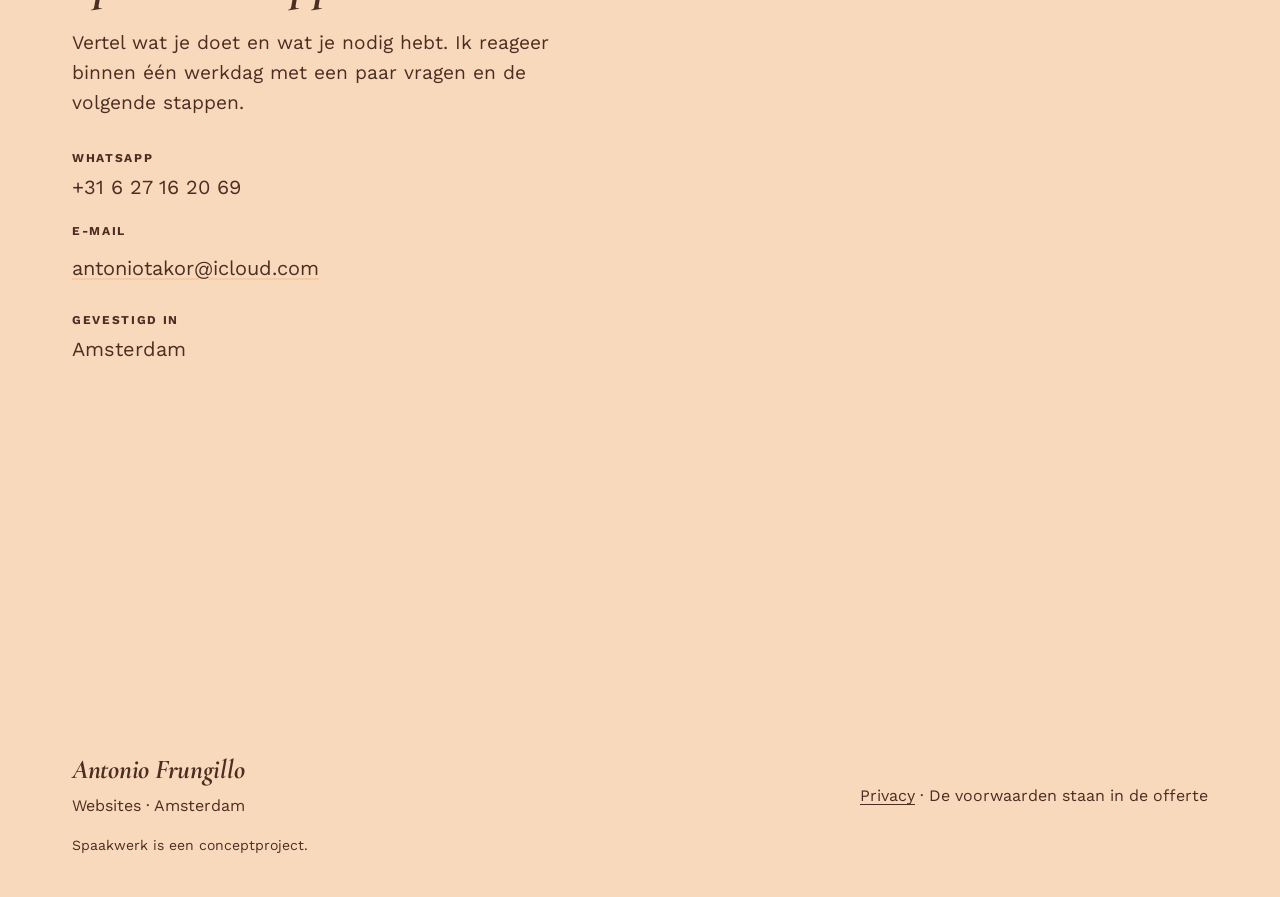
<file: nl.html>
<!doctype html>
<html lang="nl">
<head>
<meta charset="utf-8">
<meta name="viewport" content="width=device-width, initial-scale=1">
<meta http-equiv="Content-Security-Policy" content="default-src 'none'; script-src 'self'; style-src 'self'; font-src 'self'; img-src 'self'; connect-src 'none'; base-uri 'none'; form-action 'none'">
<meta name="referrer" content="no-referrer"><meta name="robots" content="noindex, nofollow">
<meta name="color-scheme" content="light">
<meta name="theme-color" content="#F8F2E7">
<title>Antonio Frungillo | Een website van één pagina voor jouw bedrijf in Amsterdam</title>
<meta name="description" content="Websites van één pagina voor winkels en vakmensen in Amsterdam. Diensten, prijzen, openingstijden, kaart en een WhatsApp-knop. €800 excl. btw.">
<link rel="canonical" href="https://antoniotakor-tech.github.io/antonio-web/nl.html">
<link rel="alternate" hreflang="en" href="https://antoniotakor-tech.github.io/antonio-web/index.html">
<link rel="alternate" hreflang="it" href="https://antoniotakor-tech.github.io/antonio-web/it.html">
<link rel="alternate" hreflang="nl" href="https://antoniotakor-tech.github.io/antonio-web/nl.html">
<link rel="alternate" hreflang="x-default" href="https://antoniotakor-tech.github.io/antonio-web/index.html">
<link rel="icon" href="favicon.svg" type="image/svg+xml">
<link rel="preload" href="assets/fonts5/cormorant-garamond-latin-600-italic.woff2" as="font" type="font/woff2" crossorigin>
<link rel="stylesheet" href="site.css?v=80a5fcf9">
<script type="application/ld+json">{"@context": "https://schema.org", "@type": "ProfessionalService", "name": "Antonio Frungillo", "description": "Websites van één pagina voor winkels en vakmensen in Amsterdam.", "areaServed": "Amsterdam", "email": "antoniotakor@icloud.com", "telephone": "+31627162069", "url": "https://antoniotakor-tech.github.io/antonio-web/nl.html", "availableLanguage": ["Italian", "English", "Dutch"]}</script>
<script src="main.js?v=80a5fcf9" defer></script>
</head>
<body>
<a class="skip" href="#top">Ga naar de inhoud</a>
<header class="top" id="topbar">
  <div class="wrap top__in">
    <a class="logo" href="nl.html" aria-label="Antonio Frungillo">Antonio Frungillo</a>
    <nav class="top__nav" aria-label="Hoofdmenu"><a href="#work">Werk</a><a href="#included">Wat je krijgt</a><a href="#price">Prijs</a><a href="#about">Over mij</a><a href="#contact">Contact</a></nav>
    <div class="top__end">
      <div class="lang" role="group" aria-label="Taal"><a href="index.html" hreflang="en" lang="en">EN</a><a href="it.html" hreflang="it" lang="it">IT</a><span aria-current="true">NL</span></div>
      <a class="btn btn--sm btn--wa btn--wa-top" data-wa href="#contact" rel="noopener noreferrer">WhatsApp me</a>
    </div>
  </div>
</header>
<main id="top" tabindex="-1">
<section class="hero" aria-labelledby="hero-title">
  <div class="wrap hero__grid">
    <div class="hero__copy">
      <p class="eyebrow">Websites voor mensen die in Amsterdam werken</p>
      <h1 id="hero-title">Een simpele website die klanten <span class="accent">naar je WhatsApp stuurt.</span></h1>
      <p class="lead">Klanten openen je site op hun telefoon en zien meteen wat je doet, wat het kost, waar je zit en hoe ze je bereiken. Eén tik en WhatsApp opent met het bericht al klaar.</p>
      <div class="btns">
        <a class="btn btn--wa" data-wa href="#contact" rel="noopener noreferrer"><svg class="ico" viewBox="0 0 24 24" fill="none" stroke="currentColor" stroke-width="1.8" stroke-linecap="round" stroke-linejoin="round" aria-hidden="true" focusable="false"><path d="M4 4h16a2 2 0 0 1 2 2v10a2 2 0 0 1-2 2H9l-5 4v-4H4a2 2 0 0 1-2-2V6a2 2 0 0 1 2-2z" fill="currentColor" stroke="none"/></svg>Stuur me een bericht op WhatsApp</a>
        <a class="btn btn--ghost" href="#work">Bekijk voorbeelden</a>
      </div>
      <dl class="facts"><div><dt>€800 excl. btw</dt><dd>De website van één pagina</dd></div><div><dt>10 werkdagen</dt><dd>Vanaf het moment dat ik alles heb</dd></div><div><dt>1 ronde</dt><dd>Aanpassingen inbegrepen</dd></div></dl>
    </div>
    <div class="hero__stage">
      <div class="phone" id="phone" aria-hidden="true">
        <div class="phone__screen">
          <div class="site">
            <div class="site__bar"><i></i><span>Spaakwerk</span></div>
            <p class="site__sub">Fietsenmaker · Amsterdam</p>
            <p class="site__h">Fiets kapot? Meestal dezelfde dag klaar.</p>
            <ul class="site__rows"><li><span>Lekke band</span><b>vanaf €15</b></li><li><span>Remmen afstellen</span><b>€12</b></li><li><span>Kleine beurt</span><b>€49</b></li></ul>
            <p class="site__hours">Ma–Vr 09:00–18:00</p>
            <span class="site__btn" id="siteBtn"><svg class="ico" viewBox="0 0 24 24" fill="none" stroke="currentColor" stroke-width="1.8" stroke-linecap="round" stroke-linejoin="round" aria-hidden="true" focusable="false"><path d="M4 4h16a2 2 0 0 1 2 2v10a2 2 0 0 1-2 2H9l-5 4v-4H4a2 2 0 0 1-2-2V6a2 2 0 0 1 2-2z" fill="currentColor" stroke="none"/></svg>Plan in via WhatsApp</span>
          </div>
          <div class="chat">
            <div class="chat__head"><span class="chat__av">S</span><div><b>Spaakwerk</b><small>online</small></div></div>
            <div class="chat__body">
              <p class="bubble bubble--me"><span class="typed">Hoi Spaakwerk! Ik wil graag een reparatie inplannen.<br>Fiets: stadsfiets.<br>Probleem: lekke band.</span><small>10:41 ✓✓</small></p>
              <div class="reply"><p class="bubble bubble--them bubble--typing"><i></i><i></i><i></i></p><p class="bubble bubble--them bubble--rep">Hoi! Kom voor 11:00 langs, dan is hij meestal vandaag klaar.<small>10:42</small></p></div>
            </div>
          </div>
        </div>
      </div>
      <p class="stage__cap">Zo zien je klanten jouw site. Eén tik en het bericht staat klaar.</p>
    </div>
  </div>
</section>
<section class="band" aria-label="Voor mensen die met hun handen werken">
  <div class="wrap band__in"><span class="band__k">Voor mensen die met hun handen werken</span><ul><li>Fietsen en reparaties</li><li>Kappers</li><li>Schoonmaak</li><li>Loodgieters</li><li>Elektriciens</li><li>Schilders</li><li>Vakmensen</li></ul></div>
</section>
<section class="section" id="work" aria-labelledby="work-title">
  <div class="wrap">
    <div class="head"><p class="eyebrow">Werk</p><h2 id="work-title">Sites die ik heb gemaakt.</h2></div>
    <div class="carousel">
      <ul class="works" tabindex="0" aria-label="Werk, scroll opzij"><li class="work work--spaakwerk"><div class="work__media"><div class="browser"><div class="browser__bar"><i></i><i></i><i></i><span>antoniotakor-tech.github.io/spaakwerk-demo</span></div><img src="assets/img/spaakwerk-d.jpg" width="1600" height="1000" alt="Website van Spaakwerk op een laptop: de kop “Bike broken? Usually fixed the same day” naast een foto van een fietsenwinkel op de hoek."></div><div class="shot shot--m"><img src="assets/img/spaakwerk-m.jpg" width="780" height="1500" alt="Website van Spaakwerk op een telefoon."></div></div><div class="work__text"><span class="tag tag--fict">Conceptproject</span><h3>Spaakwerk, fietsenmaker</h3><p>Een demosite voor een verzonnen fietsenmaker in Amsterdam, met prijzen, openingstijden en reserveren via WhatsApp.</p><a class="btn btn--dark" href="https://antoniotakor-tech.github.io/spaakwerk-demo/" rel="noopener noreferrer" target="_blank">Open de site ↗</a></div></li><li class="work work--milezero"><div class="work__media"><div class="browser"><div class="browser__bar"><i></i><i></i><i></i><span>antoniotakor-tech.github.io/milezero-site</span></div><img src="assets/img/milezero-d.jpg" width="1600" height="1000" alt="MileZero-pagina op een laptop: een groene balk “Good ride” en de kop “Red or green, before you tap”."></div><div class="shot shot--m"><img src="assets/img/milezero-m.jpg" width="780" height="1500" alt="MileZero-pagina op een telefoon."></div></div><div class="work__text"><span class="tag">App-idee, gemaakt met een team</span><h3>MileZero</h3><p>De presentatiepagina van een app-idee die chauffeurs vóór het accepteren van een rit vertelt of die de moeite waard is. Ontworpen en gebouwd samen met een team.</p><a class="btn btn--dark" href="https://antoniotakor-tech.github.io/milezero-site/" rel="noopener noreferrer" target="_blank">Open de site ↗</a></div></li><li class="work work--calm work--nophone"><div class="work__media"><div class="scene"><img src="assets/img/calm-scene.jpg?v=2" width="1600" height="1000" alt="Calm Companion: een vrolijke getekende kat op een groene heuvel naast een telefoon met een lichte, met de hand getekende stadskaart met een bij, een vlinder, een wolk en een lachende zon."></div></div><div class="work__text"><span class="tag">Mijn eigen app</span><h3>Calm Companion</h3><p>Een app om rustiger onderweg te zijn: routes, muziek en tekeningen die meebewegen met het echte weer. Zelf ontworpen en gebouwd.</p><a class="btn btn--dark" href="https://calm-navigation-companion.pages.dev" rel="noopener noreferrer" target="_blank">Open de site ↗</a></div></li><li class="work work--portfolio work--nophone"><div class="work__media"><div class="browser"><div class="browser__bar"><i></i><i></i><i></i><span>antoniotakor-tech.github.io</span></div><img src="assets/img/portfolio-d.jpg" width="1600" height="1000" alt="Mijn portfolio op een laptop: de kop “Most projects fail because they solve the wrong problem”."></div></div><div class="work__text"><span class="tag">Mijn eigen site</span><h3>Mijn portfolio</h3><p>Mijn persoonlijke site.</p><a class="btn btn--dark" href="https://antoniotakor-tech.github.io/" rel="noopener noreferrer" target="_blank">Open de site ↗</a></div></li></ul>
      <div class="car__ctrl"><button type="button" class="car__btn car__prev" aria-label="Vorig werk"><svg class="ico" viewBox="0 0 24 24" fill="none" stroke="currentColor" stroke-width="1.8" stroke-linecap="round" stroke-linejoin="round" aria-hidden="true" focusable="false"><path d="M15 5l-7 7 7 7"/></svg></button><div class="car__dots"><button type="button" class="car__dot" aria-label="Ga naar werk 1"></button><button type="button" class="car__dot" aria-label="Ga naar werk 2"></button><button type="button" class="car__dot" aria-label="Ga naar werk 3"></button><button type="button" class="car__dot" aria-label="Ga naar werk 4"></button></div><p class="car__hint">Veeg opzij</p><button type="button" class="car__btn car__next" aria-label="Volgend werk"><svg class="ico" viewBox="0 0 24 24" fill="none" stroke="currentColor" stroke-width="1.8" stroke-linecap="round" stroke-linejoin="round" aria-hidden="true" focusable="false"><path d="M9 5l7 7-7 7"/></svg></button></div>
    </div>
  </div>
</section>
<section class="section section--tint" id="included" aria-labelledby="inc-title">
  <div class="wrap">
    <div class="head"><p class="eyebrow">Wat je krijgt</p><h2 id="inc-title">Eén pagina. Alles waar klanten naar zoeken.</h2></div>
    <ul class="bento"><li class="tile"><span class="tile__ic"><svg class="ico" viewBox="0 0 24 24" fill="none" stroke="currentColor" stroke-width="1.8" stroke-linecap="round" stroke-linejoin="round" aria-hidden="true" focusable="false"><path d="M4 5h16v11H9l-5 4z"/></svg></span><h3>WhatsApp-knop</h3><p>Klanten tikken op de knop en het bericht staat al klaar. Aanvragen komen direct in je WhatsApp en jij bevestigt de tijd die jou uitkomt.</p></li><li class="tile"><span class="tile__ic"><svg class="ico" viewBox="0 0 24 24" fill="none" stroke="currentColor" stroke-width="1.8" stroke-linecap="round" stroke-linejoin="round" aria-hidden="true" focusable="false"><path d="M8 6h12M8 12h12M8 18h12"/><path d="M4 6h.01M4 12h.01M4 18h.01"/></svg></span><h3>Wat je doet en wat het kost</h3><p>Je diensten en prijzen, duidelijk vanaf de eerste scroll.</p></li><li class="tile"><span class="tile__ic"><svg class="ico" viewBox="0 0 24 24" fill="none" stroke="currentColor" stroke-width="1.8" stroke-linecap="round" stroke-linejoin="round" aria-hidden="true" focusable="false"><path d="M12 21s7-6.2 7-11a7 7 0 0 0-14 0c0 4.8 7 11 7 11z"/><circle cx="12" cy="10" r="2.5"/></svg></span><h3>Waar je zit en wanneer je open bent</h3><p>Adres, openingstijden en kaart. Eén tik opent Google Maps.</p></li><li class="tile"><span class="tile__ic"><svg class="ico" viewBox="0 0 24 24" fill="none" stroke="currentColor" stroke-width="1.8" stroke-linecap="round" stroke-linejoin="round" aria-hidden="true" focusable="false"><rect x="7" y="3" width="10" height="18" rx="2.5"/><path d="M11 18h2"/></svg></span><h3>Prettig te lezen op je telefoon</h3><p>Ziet er goed uit en werkt prettig op je telefoon, en laadt snel.</p></li><li class="tile"><span class="tile__ic"><svg class="ico" viewBox="0 0 24 24" fill="none" stroke="currentColor" stroke-width="1.8" stroke-linecap="round" stroke-linejoin="round" aria-hidden="true" focusable="false"><circle cx="11" cy="11" r="6"/><path d="m20 20-4.2-4.2"/></svg></span><h3>Beter vindbaar op Google</h3><p>Je naam, diensten, locatie, openingstijden en telefoonnummer staan op de site in het formaat dat Google leest, samen met de titel en beschrijving in de zoekresultaten.</p></li><li class="tile"><span class="tile__ic"><svg class="ico" viewBox="0 0 24 24" fill="none" stroke="currentColor" stroke-width="1.8" stroke-linecap="round" stroke-linejoin="round" aria-hidden="true" focusable="false"><circle cx="12" cy="12" r="9"/><path d="M3 12h18M12 3c3 3 3 15 0 18M12 3c-3 3-3 15 0 18"/></svg></span><h3>Online onder je eigen naam</h3><p>Live op je eigen webadres.</p></li></ul>
  </div>
</section>
<section class="section" aria-labelledby="how-title">
  <div class="wrap split">
    <div><p class="eyebrow">Zo werkt het</p><h2 id="how-title">Zeven simpele stappen. Geen techniek voor jou.</h2></div>
    <ol class="timeline"><li><h3>Je stuurt me een bericht op WhatsApp</h3><p>Vertel wat je doet en wat je nodig hebt.</p></li><li><h3>Even bellen</h3><p>15 tot 30 minuten over je bedrijf en wat klanten het vaakst vragen.</p></li><li><h3>Een offerte op papier</h3><p>Prijs, planning en wat erbij zit, schriftelijk. Past het? Dan beginnen we.</p></li><li><h3>50% om te starten</h3><p>Je betaalt de helft en stuurt me je logo, foto’s, prijzen, openingstijden en teksten. Weet je niet wat je moet schrijven? Dan krijg je een simpele checklist.</p></li><li><h3>Een privé-preview</h3><p>Je krijgt een privélink om je site te bekijken, meestal binnen 10 werkdagen nadat ik alles heb.</p></li><li><h3>Eén ronde aanpassingen</h3><p>Je zegt wat er anders moet en ik pas het aan vóór de lancering.</p></li><li><h3>Online</h3><p>Je betaalt de andere helft en je site gaat live.</p></li></ol>
  </div>
</section>
<section class="section section--ink" id="price" aria-labelledby="price-title">
  <div class="wrap">
    <div class="head"><p class="eyebrow eyebrow--l">Prijs</p><h2 id="price-title">Eén prijs.</h2></div>
    <div class="offer">
      <div class="offer__main">
        <p class="offer__name">Eén pagina</p>
        <p class="offer__price">€800<span>+ btw</span></p>
        
        <p class="offer__pay">50% om te starten, 50% voor de livegang.</p>
        <a class="btn btn--wa" data-wa href="#contact" rel="noopener noreferrer"><svg class="ico" viewBox="0 0 24 24" fill="none" stroke="currentColor" stroke-width="1.8" stroke-linecap="round" stroke-linejoin="round" aria-hidden="true" focusable="false"><path d="M4 4h16a2 2 0 0 1 2 2v10a2 2 0 0 1-2 2H9l-5 4v-4H4a2 2 0 0 1-2-2V6a2 2 0 0 1 2-2z" fill="currentColor" stroke="none"/></svg>Stuur me een bericht op WhatsApp</a>
      </div>
      <div class="offer__in">
        <ul><li><svg class="ico" viewBox="0 0 24 24" fill="none" stroke="currentColor" stroke-width="1.8" stroke-linecap="round" stroke-linejoin="round" aria-hidden="true" focusable="false"><path d="M5 12.5l4.5 4.5L19 7.5"/></svg><span>De pagina, gemaakt voor mobiel</span></li><li><svg class="ico" viewBox="0 0 24 24" fill="none" stroke="currentColor" stroke-width="1.8" stroke-linecap="round" stroke-linejoin="round" aria-hidden="true" focusable="false"><path d="M5 12.5l4.5 4.5L19 7.5"/></svg><span>Diensten en prijzen</span></li><li><svg class="ico" viewBox="0 0 24 24" fill="none" stroke="currentColor" stroke-width="1.8" stroke-linecap="round" stroke-linejoin="round" aria-hidden="true" focusable="false"><path d="M5 12.5l4.5 4.5L19 7.5"/></svg><span>Openingstijden, adres en kaart</span></li><li><svg class="ico" viewBox="0 0 24 24" fill="none" stroke="currentColor" stroke-width="1.8" stroke-linecap="round" stroke-linejoin="round" aria-hidden="true" focusable="false"><path d="M5 12.5l4.5 4.5L19 7.5"/></svg><span>WhatsApp-knop met het bericht klaar</span></li><li><svg class="ico" viewBox="0 0 24 24" fill="none" stroke="currentColor" stroke-width="1.8" stroke-linecap="round" stroke-linejoin="round" aria-hidden="true" focusable="false"><path d="M5 12.5l4.5 4.5L19 7.5"/></svg><span>De juiste gegevens voor Google</span></li><li><svg class="ico" viewBox="0 0 24 24" fill="none" stroke="currentColor" stroke-width="1.8" stroke-linecap="round" stroke-linejoin="round" aria-hidden="true" focusable="false"><path d="M5 12.5l4.5 4.5L19 7.5"/></svg><span>Online onder je eigen naam</span></li><li><svg class="ico" viewBox="0 0 24 24" fill="none" stroke="currentColor" stroke-width="1.8" stroke-linecap="round" stroke-linejoin="round" aria-hidden="true" focusable="false"><path d="M5 12.5l4.5 4.5L19 7.5"/></svg><span>Eén ronde aanpassingen</span></li></ul>
        
      </div>
    </div>
    <div class="pay"><p class="pay__h">Zo betaal je</p><ul class="pay__m"><li>Bankoverschrijving</li></ul><p class="pay__t">Ik stuur de factuur samen met de offerte. Je betaalt de helft om te starten en de andere helft voordat je site online gaat.</p></div>
    <details class="addons">
      <summary>Mogelijke extra’s</summary>
      <div class="addons__body">
        
        <dl class="pl"><div><dt>Extra pagina<span>Zelfde stijl, per pagina</span></dt><dd>€150</dd></div><div><dt>De site in een andere taal<span>Italiaans, Engels of Nederlands</span></dt><dd>€200</dd></div><div><dt>Klaar in 5 werkdagen<span>Vanaf het moment dat ik alles heb</span></dt><dd>+25%</dd></div><div><dt>Je bedrijf op Google Maps<span>Ik richt je Google-vermelding in: openingstijden, foto’s, categorieën</span></dt><dd>€150</dd></div><div><dt>Beter gevonden in je buurt<span>Google-vermelding, online gidsen en gegevens op de site</span></dt><dd>€350</dd></div><div><dt>Check van je huidige site<span>Snelheids- en mobielcheck, met een schriftelijke lijst van wat beter kan</span></dt><dd>€250</dd></div><div><dt>WhatsApp Business ingesteld<span>Profiel, snelle antwoorden en een bericht voor als je gesloten bent</span></dt><dd>€120</dd></div><div><dt>Teksten door mij geschreven<span>Per pagina, in jouw toon, na een kort gesprek</span></dt><dd>€250</dd></div><div><dt>Foto’s opgeschoond<span>Verkleind en opgeschoond, tot 20 foto’s</span></dt><dd>€100</dd></div><div><dt>Maandelijkse hulp<span>Tot 1 uur aanpassingen, back-ups en checks</span></dt><dd>€45 / maand</dd></div><div><dt>Aanpassingen buiten het pakket<span>Alles wat hierboven niet is inbegrepen</span></dt><dd>€65 / uur</dd></div><div><dt>Een tweede ronde aanpassingen<span>Bovenop de ronde die erbij zit</span></dt><dd>€130</dd></div><div><dt>Webadres en hosting<span>Ik regel het voor je. De kosten van de provider reken ik door tegen inkoopprijs</span></dt><dd>€100</dd></div></dl>
        
      </div>
    </details>
  </div>
</section>
<section class="section section--tint" aria-labelledby="scope-title">
  <div class="wrap">
    <div class="head"><p class="eyebrow">Wat erbij zit</p><h2 id="scope-title">Wat erbij zit en wat extra is.</h2></div>
    <div class="scope">
      <div class="scope__col scope__col--yes"><h3>Inbegrepen</h3><ul><li><svg class="ico" viewBox="0 0 24 24" fill="none" stroke="currentColor" stroke-width="1.8" stroke-linecap="round" stroke-linejoin="round" aria-hidden="true" focusable="false"><path d="M5 12.5l4.5 4.5L19 7.5"/></svg><span>Eén pagina, goed gemaakt voor mobiel</span></li><li><svg class="ico" viewBox="0 0 24 24" fill="none" stroke="currentColor" stroke-width="1.8" stroke-linecap="round" stroke-linejoin="round" aria-hidden="true" focusable="false"><path d="M5 12.5l4.5 4.5L19 7.5"/></svg><span>Diensten, prijzen, openingstijden, adres, kaart en contactgegevens</span></li><li><svg class="ico" viewBox="0 0 24 24" fill="none" stroke="currentColor" stroke-width="1.8" stroke-linecap="round" stroke-linejoin="round" aria-hidden="true" focusable="false"><path d="M5 12.5l4.5 4.5L19 7.5"/></svg><span>WhatsApp-knop met het bericht al geschreven</span></li><li><svg class="ico" viewBox="0 0 24 24" fill="none" stroke="currentColor" stroke-width="1.8" stroke-linecap="round" stroke-linejoin="round" aria-hidden="true" focusable="false"><path d="M5 12.5l4.5 4.5L19 7.5"/></svg><span>Titel, beschrijving en de juiste gegevens voor Google</span></li><li><svg class="ico" viewBox="0 0 24 24" fill="none" stroke="currentColor" stroke-width="1.8" stroke-linecap="round" stroke-linejoin="round" aria-hidden="true" focusable="false"><path d="M5 12.5l4.5 4.5L19 7.5"/></svg><span>De site online onder je eigen naam</span></li><li><svg class="ico" viewBox="0 0 24 24" fill="none" stroke="currentColor" stroke-width="1.8" stroke-linecap="round" stroke-linejoin="round" aria-hidden="true" focusable="false"><path d="M5 12.5l4.5 4.5L19 7.5"/></svg><span>Eén ronde aanpassingen</span></li></ul></div>
      <div class="scope__col scope__col--no"><h3>Extra, met offerte</h3><ul><li><svg class="ico" viewBox="0 0 24 24" fill="none" stroke="currentColor" stroke-width="1.8" stroke-linecap="round" stroke-linejoin="round" aria-hidden="true" focusable="false"><path d="M6 6l12 12M18 6 6 18"/></svg><span>Afspraken<small>Afspraken lopen via WhatsApp: klanten appen je en jij bevestigt de tijd.</small></span></li><li><svg class="ico" viewBox="0 0 24 24" fill="none" stroke="currentColor" stroke-width="1.8" stroke-linecap="round" stroke-linejoin="round" aria-hidden="true" focusable="false"><path d="M6 6l12 12M18 6 6 18"/></svg><span>Webshop<small>Een apart project. Vraag me om een offerte.</small></span></li><li><svg class="ico" viewBox="0 0 24 24" fill="none" stroke="currentColor" stroke-width="1.8" stroke-linecap="round" stroke-linejoin="round" aria-hidden="true" focusable="false"><path d="M6 6l12 12M18 6 6 18"/></svg><span>Je plek op Google<small>Ik regel alles wat Google nodig heeft om je bedrijf te begrijpen. Waar je uitkomt hangt af van je buurt en de concurrentie.</small></span></li><li><svg class="ico" viewBox="0 0 24 24" fill="none" stroke="currentColor" stroke-width="1.8" stroke-linecap="round" stroke-linejoin="round" aria-hidden="true" focusable="false"><path d="M6 6l12 12M18 6 6 18"/></svg><span>Meer rondes aanpassingen<small>Eén ronde zit erbij. Extra rondes reken ik apart.</small></span></li><li><svg class="ico" viewBox="0 0 24 24" fill="none" stroke="currentColor" stroke-width="1.8" stroke-linecap="round" stroke-linejoin="round" aria-hidden="true" focusable="false"><path d="M6 6l12 12M18 6 6 18"/></svg><span>Hulp na de livegang<small>Gaat er iets mis aan mijn kant, dan los ik het op. Nieuwe wijzigingen en updates krijg je apart geoffreerd.</small></span></li><li><svg class="ico" viewBox="0 0 24 24" fill="none" stroke="currentColor" stroke-width="1.8" stroke-linecap="round" stroke-linejoin="round" aria-hidden="true" focusable="false"><path d="M6 6l12 12M18 6 6 18"/></svg><span>Logo, foto’s en teksten<small>Die breng jij mee. Weet je niet wat je moet schrijven? Dan krijg je een checklist.</small></span></li></ul></div>
    </div>
  </div>
</section>
<section class="section" id="about" aria-labelledby="about-title">
  <div class="wrap about">
    <figure class="about__photo"><img src="assets/img/antonio.jpg" width="638" height="860" alt="Antonio met zijn kat op zijn schouder in een straat in Amsterdam"></figure>
    <div class="about__text">
      <p class="eyebrow">Over mij</p><h2 id="about-title">Hoi, ik ben Antonio.</h2>
      <p class="lead">Ik zit in Amsterdam en bouw websites voor winkels en vakmensen.</p><p>Je werkt direct met mij, van het eerste bericht tot de lancering.</p>
      <div class="langs"><div class="lv"><span>Italiaans<small>moedertaal</small></span><span class="pips" aria-hidden="true"><i></i><i></i><i></i><i></i></span></div><div class="lv"><span>Engels<small>vloeiend</small></span><span class="pips" aria-hidden="true"><i></i><i></i><i></i><i></i></span></div></div>
    </div>
  </div>
</section>
<section class="section section--tint" aria-labelledby="faq-title">
  <div class="wrap faq">
    <div><p class="eyebrow">FAQ</p><h2 id="faq-title">Vragen</h2></div>
    <div><details><summary>Moet ik iets van techniek weten?</summary><p>Nee. Je stuurt me wat ik vraag en ik doe de rest.</p></details><details><summary>En als ik nog geen foto’s of teksten heb?</summary><p>We starten zodra je ze hebt. Ik stuur je een checklist van wat ik nodig heb. Teksten schrijven en foto’s maken zijn extra.</p></details><details><summary>Kunnen klanten via de site boeken?</summary><p>Ze tikken op de knop en appen je via WhatsApp. Daarna bevestig jij de tijd.</p></details><details><summary>Kan de site in het Nederlands?</summary><p>Ja. Jij stuurt me de Nederlandse tekst en ik zet hem erin. Een tweede taal kost extra.</p></details><details><summary>Van wie is de site?</summary><p>Van jou, na de laatste betaling.</p></details><details><summary>Sta ik dan bovenaan Google?</summary><p>Ik zet de site zo op dat Google begrijpt wat je doet en waar. Je positie hangt af van je buurt en de concurrentie.</p></details><details><summary>Hoe lang duurt het?</summary><p>Meestal 10 werkdagen vanaf het moment dat je me alles hebt gestuurd.</p></details><details><summary>En na de livegang?</summary><p>Gaat er iets mis aan mijn kant, dan los ik het op. Wil je iets aanpassen of toevoegen, stuur me gewoon een bericht.</p></details></div>
  </div>
</section>
<section class="section section--ink contact" id="contact" aria-labelledby="contact-title">
  <div class="wrap contact__grid">
    <div>
      <p class="eyebrow eyebrow--l">Contact</p>
      <h2 id="contact-title">Stuur me een bericht op WhatsApp.</h2>
      <p class="lead">Vertel wat je doet en wat je nodig hebt. Ik reageer binnen één werkdag met een paar vragen en de volgende stappen.</p>
      <dl class="info"><div><dt>WhatsApp</dt><dd>+31 6 27 16 20 69</dd></div><div><dt>E-mail</dt><dd><a href="mailto:antoniotakor@icloud.com">antoniotakor@icloud.com</a></dd></div><div><dt>Gevestigd in</dt><dd>Amsterdam</dd></div></dl>
    </div>
    <div class="composer" id="book">
      <h3>Maak je bericht in een paar tikken</h3>
      <fieldset class="chips" aria-labelledby="l1"><legend id="l1">1. Wat voor werk doe je?</legend><button type="button" class="chip" data-group="biz" data-value="fietsen en reparaties" aria-pressed="false">Fietsen</button><button type="button" class="chip" data-group="biz" data-value="kapper" aria-pressed="false">Kapper</button><button type="button" class="chip" data-group="biz" data-value="schoonmaak" aria-pressed="false">Schoonmaak</button><button type="button" class="chip" data-group="biz" data-value="loodgieter" aria-pressed="false">Loodgieter</button><button type="button" class="chip" data-group="biz" data-value="elektricien" aria-pressed="false">Elektricien</button><button type="button" class="chip" data-group="biz" data-value="schilder" aria-pressed="false">Schilder</button><button type="button" class="chip" data-group="biz" data-value="vakman" aria-pressed="false">Vakman</button><button type="button" class="chip" data-group="biz" data-value="iets anders" aria-pressed="false">Anders</button></fieldset>
      <div class="field"><label for="zone">2. In welke buurt?</label><input id="zone" name="zone" type="text" maxlength="40" autocomplete="off" placeholder="bijv. Amsterdam Noord"></div>
      <fieldset class="chips" aria-labelledby="l3"><legend id="l3">3. Wat heb je nodig?</legend><button type="button" class="chip" data-group="need" data-value="mijn eerste website" aria-pressed="false">Eerste website</button><button type="button" class="chip" data-group="need" data-value="een nieuwe versie van mijn website" aria-pressed="false">Mijn site vernieuwen</button><button type="button" class="chip" data-group="need" data-value="alleen een offerte" aria-pressed="false">Alleen een offerte</button></fieldset>
      <p class="composer__lbl">Jouw bericht</p>
      <p class="bubble bubble--me bubble--live" id="preview" aria-live="polite"></p>
      <a class="btn btn--wa btn--block" data-wa href="#contact" rel="noopener noreferrer"><svg class="ico" viewBox="0 0 24 24" fill="none" stroke="currentColor" stroke-width="1.8" stroke-linecap="round" stroke-linejoin="round" aria-hidden="true" focusable="false"><path d="M4 4h16a2 2 0 0 1 2 2v10a2 2 0 0 1-2 2H9l-5 4v-4H4a2 2 0 0 1-2-2V6a2 2 0 0 1 2-2z" fill="currentColor" stroke="none"/></svg>Verstuur via WhatsApp</a>
      <p class="fine">Schrijf geen gevoelige persoonlijke gegevens, zoals wachtwoorden, documenten of rekeningnummers.</p>
    </div>
  </div>
</section>
</main>
<footer class="foot">
  <div class="wrap foot__in">
    <div><p class="foot__name">Antonio Frungillo</p><p>Websites · Amsterdam</p></div>
    <p><a href="privacy-nl.html">Privacy</a> · De voorwaarden staan in de offerte</p>
    <p class="foot__note">Spaakwerk is een conceptproject.</p>
  </div>
</footer>
<div class="sticky"><a class="btn btn--wa btn--block" data-wa href="#contact" rel="noopener noreferrer"><svg class="ico" viewBox="0 0 24 24" fill="none" stroke="currentColor" stroke-width="1.8" stroke-linecap="round" stroke-linejoin="round" aria-hidden="true" focusable="false"><path d="M4 4h16a2 2 0 0 1 2 2v10a2 2 0 0 1-2 2H9l-5 4v-4H4a2 2 0 0 1-2-2V6a2 2 0 0 1 2-2z" fill="currentColor" stroke="none"/></svg>Stuur me een bericht op WhatsApp</a></div>
</body>
</html>
</file>
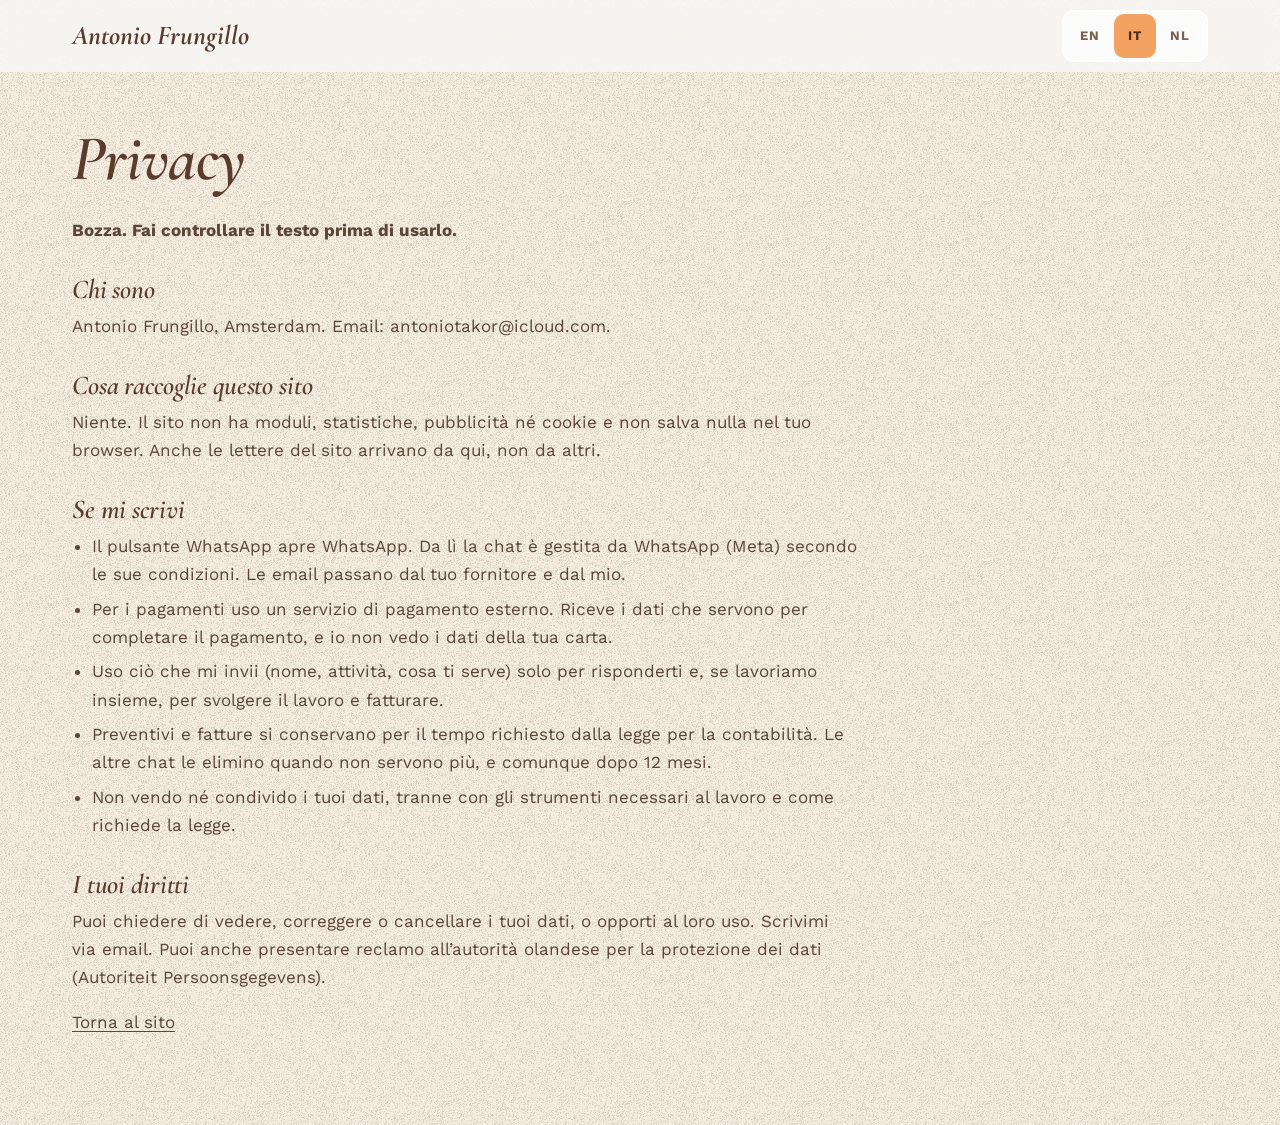
<file: privacy-it.html>
<!doctype html>
<html lang="it">
<head>
<meta charset="utf-8">
<meta name="viewport" content="width=device-width, initial-scale=1">
<meta http-equiv="Content-Security-Policy" content="default-src 'none'; script-src 'self'; style-src 'self'; font-src 'self'; img-src 'self'; connect-src 'none'; base-uri 'none'; form-action 'none'">
<meta name="referrer" content="no-referrer"><meta name="robots" content="noindex, nofollow">
<meta name="color-scheme" content="dark">
<title>Privacy | Antonio Frungillo</title>
<link rel="alternate" hreflang="en" href="privacy.html">
<link rel="alternate" hreflang="it" href="privacy-it.html">
<link rel="alternate" hreflang="nl" href="privacy-nl.html">
<link rel="icon" href="favicon.svg" type="image/svg+xml">
<link rel="stylesheet" href="site.css">
</head>
<body>
<header class="top"><div class="wrap top__in"><a class="logo" href="it.html">Antonio Frungillo</a><div class="lang" role="group" aria-label="Lingua"><a href="privacy.html" hreflang="en" lang="en">EN</a><span aria-current="true">IT</span><a href="privacy-nl.html" hreflang="nl" lang="nl">NL</a></div></div></header>
<main class="legal"><div class="wrap">
<h1>Privacy</h1>
<p><strong>Bozza. Fai controllare il testo prima di usarlo.</strong></p>
<h2>Chi sono</h2>
<p>Antonio Frungillo, Amsterdam. Email: antoniotakor@icloud.com.</p>
<h2>Cosa raccoglie questo sito</h2>
<p>Niente. Il sito non ha moduli, statistiche, pubblicità né cookie e non salva nulla nel tuo browser. Anche le lettere del sito arrivano da qui, non da altri.</p>
<h2>Se mi scrivi</h2>
<ul>
<li>Il pulsante WhatsApp apre WhatsApp. Da lì la chat è gestita da WhatsApp (Meta) secondo le sue condizioni. Le email passano dal tuo fornitore e dal mio.</li>
<li>Per i pagamenti uso un servizio di pagamento esterno. Riceve i dati che servono per completare il pagamento, e io non vedo i dati della tua carta.</li>
<li>Uso ciò che mi invii (nome, attività, cosa ti serve) solo per risponderti e, se lavoriamo insieme, per svolgere il lavoro e fatturare.</li>
<li>Preventivi e fatture si conservano per il tempo richiesto dalla legge per la contabilità. Le altre chat le elimino quando non servono più, e comunque dopo 12 mesi.</li>
<li>Non vendo né condivido i tuoi dati, tranne con gli strumenti necessari al lavoro e come richiede la legge.</li>
</ul>
<h2>I tuoi diritti</h2>
<p>Puoi chiedere di vedere, correggere o cancellare i tuoi dati, o opporti al loro uso. Scrivimi via email. Puoi anche presentare reclamo all’autorità olandese per la protezione dei dati (Autoriteit Persoonsgegevens).</p>
<p><a href="it.html">Torna al sito</a></p>
</div></main>
</body>
</html>
</file>
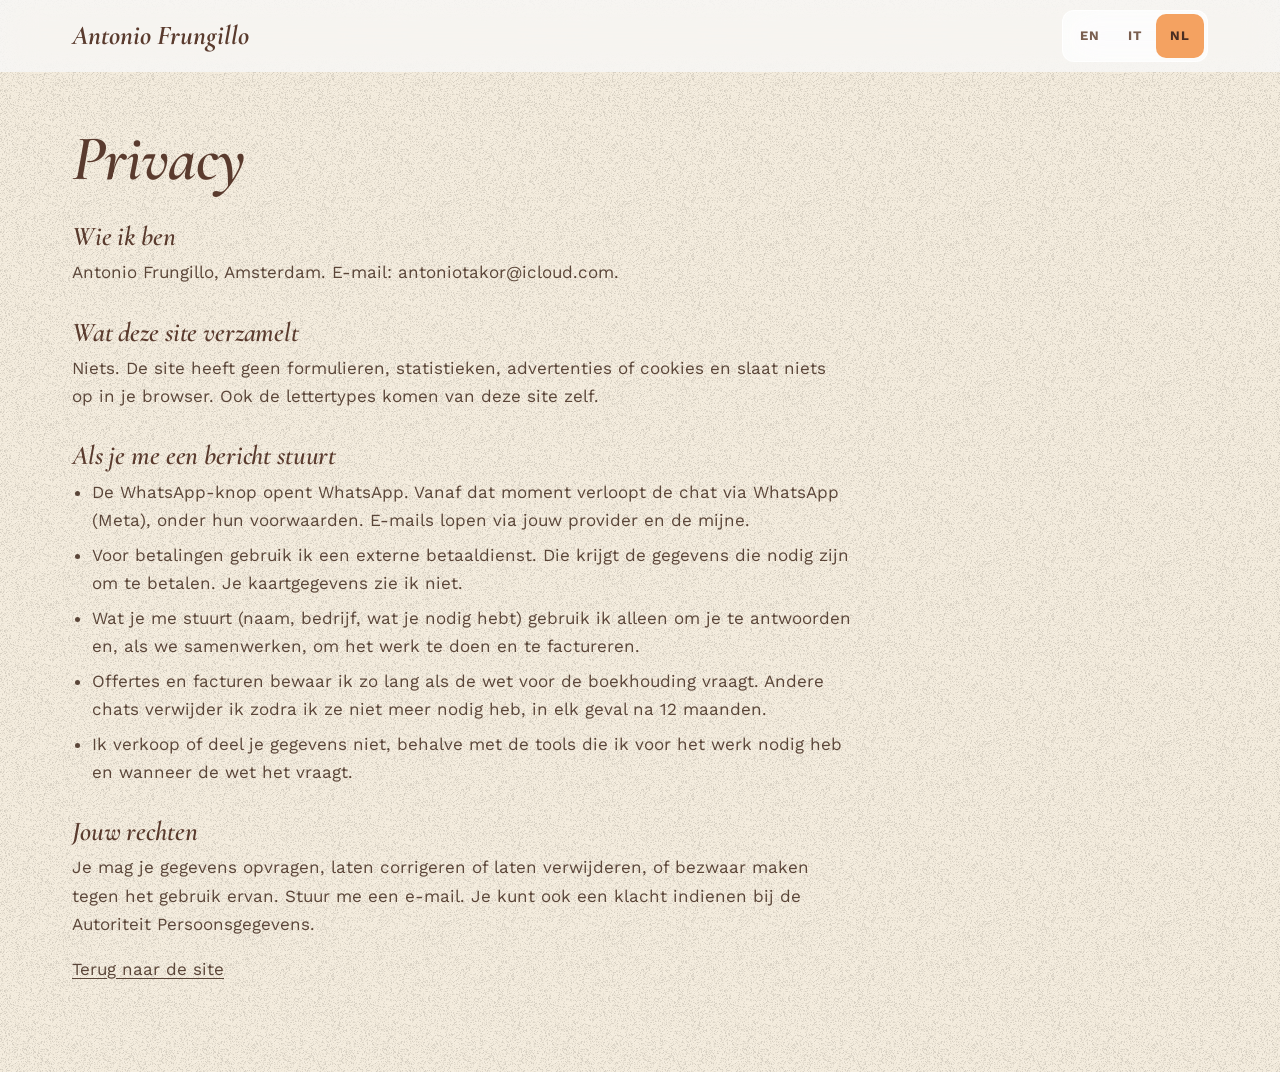
<file: privacy-nl.html>
<!doctype html>
<html lang="nl">
<head>
<meta charset="utf-8">
<meta name="viewport" content="width=device-width, initial-scale=1">
<meta http-equiv="Content-Security-Policy" content="default-src 'none'; script-src 'self'; style-src 'self'; font-src 'self'; img-src 'self'; connect-src 'none'; base-uri 'none'; form-action 'none'">
<meta name="referrer" content="no-referrer"><meta name="robots" content="noindex, nofollow">
<meta name="color-scheme" content="dark">
<title>Privacy | Antonio Frungillo</title>
<link rel="alternate" hreflang="en" href="privacy.html">
<link rel="alternate" hreflang="it" href="privacy-it.html">
<link rel="alternate" hreflang="nl" href="privacy-nl.html">
<link rel="icon" href="favicon.svg" type="image/svg+xml">
<link rel="stylesheet" href="site.css">
</head>
<body>
<header class="top"><div class="wrap top__in"><a class="logo" href="nl.html">Antonio Frungillo</a><div class="lang" role="group" aria-label="Taal"><a href="privacy.html" hreflang="en" lang="en">EN</a><a href="privacy-it.html" hreflang="it" lang="it">IT</a><span aria-current="true">NL</span></div></div></header>
<main class="legal"><div class="wrap">
<h1>Privacy</h1>
<h2>Wie ik ben</h2>
<p>Antonio Frungillo, Amsterdam. E-mail: antoniotakor@icloud.com.</p>
<h2>Wat deze site verzamelt</h2>
<p>Niets. De site heeft geen formulieren, statistieken, advertenties of cookies en slaat niets op in je browser. Ook de lettertypes komen van deze site zelf.</p>
<h2>Als je me een bericht stuurt</h2>
<ul>
<li>De WhatsApp-knop opent WhatsApp. Vanaf dat moment verloopt de chat via WhatsApp (Meta), onder hun voorwaarden. E-mails lopen via jouw provider en de mijne.</li>
<li>Voor betalingen gebruik ik een externe betaaldienst. Die krijgt de gegevens die nodig zijn om te betalen. Je kaartgegevens zie ik niet.</li>
<li>Wat je me stuurt (naam, bedrijf, wat je nodig hebt) gebruik ik alleen om je te antwoorden en, als we samenwerken, om het werk te doen en te factureren.</li>
<li>Offertes en facturen bewaar ik zo lang als de wet voor de boekhouding vraagt. Andere chats verwijder ik zodra ik ze niet meer nodig heb, in elk geval na 12 maanden.</li>
<li>Ik verkoop of deel je gegevens niet, behalve met de tools die ik voor het werk nodig heb en wanneer de wet het vraagt.</li>
</ul>
<h2>Jouw rechten</h2>
<p>Je mag je gegevens opvragen, laten corrigeren of laten verwijderen, of bezwaar maken tegen het gebruik ervan. Stuur me een e-mail. Je kunt ook een klacht indienen bij de Autoriteit Persoonsgegevens.</p>
<p><a href="nl.html">Terug naar de site</a></p>
</div></main>
</body>
</html>
</file>
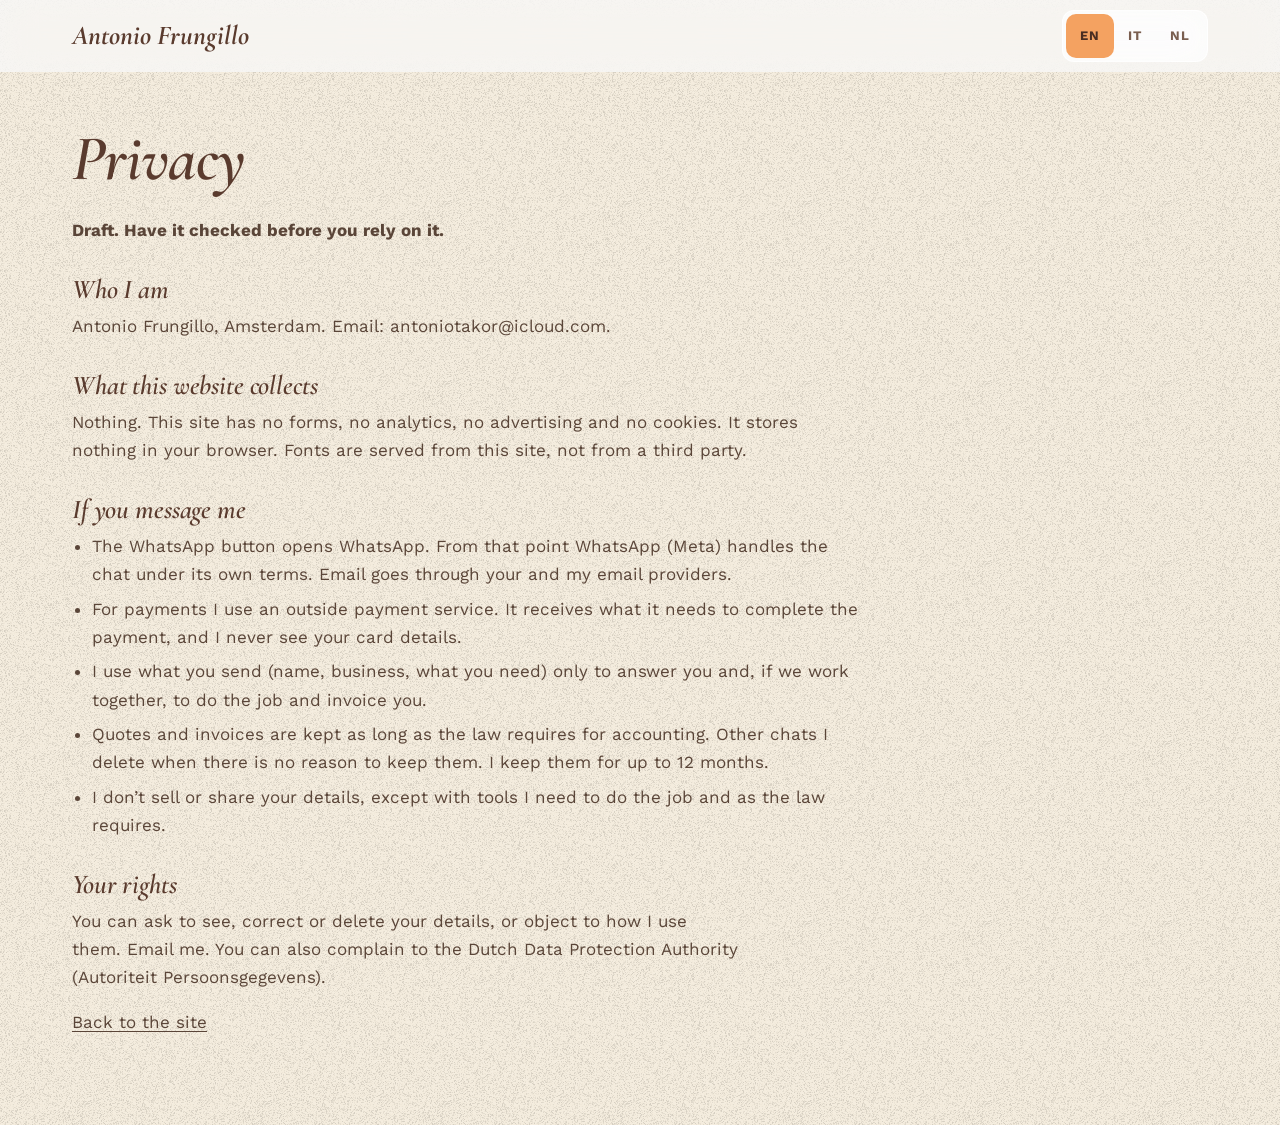
<file: privacy.html>
<!doctype html>
<html lang="en">
<head>
<meta charset="utf-8">
<meta name="viewport" content="width=device-width, initial-scale=1">
<meta http-equiv="Content-Security-Policy" content="default-src 'none'; script-src 'self'; style-src 'self'; font-src 'self'; img-src 'self'; connect-src 'none'; base-uri 'none'; form-action 'none'">
<meta name="referrer" content="no-referrer"><meta name="robots" content="noindex, nofollow">
<meta name="color-scheme" content="dark">
<title>Privacy | Antonio Frungillo</title>
<link rel="alternate" hreflang="en" href="privacy.html">
<link rel="alternate" hreflang="it" href="privacy-it.html">
<link rel="alternate" hreflang="nl" href="privacy-nl.html">
<link rel="icon" href="favicon.svg" type="image/svg+xml">
<link rel="stylesheet" href="site.css">
</head>
<body>
<header class="top"><div class="wrap top__in"><a class="logo" href="index.html">Antonio Frungillo</a><div class="lang" role="group" aria-label="Language"><span aria-current="true">EN</span><a href="privacy-it.html" hreflang="it" lang="it">IT</a><a href="privacy-nl.html" hreflang="nl" lang="nl">NL</a></div></div></header>
<main class="legal"><div class="wrap">
<h1>Privacy</h1>
<p><strong>Draft. Have it checked before you rely on it.</strong></p>
<h2>Who I am</h2>
<p>Antonio Frungillo, Amsterdam. Email: antoniotakor@icloud.com.</p>
<h2>What this website collects</h2>
<p>Nothing. This site has no forms, no analytics, no advertising and no cookies. It stores nothing in your browser. Fonts are served from this site, not from a third party.</p>
<h2>If you message me</h2>
<ul>
<li>The WhatsApp button opens WhatsApp. From that point WhatsApp (Meta) handles the chat under its own terms. Email goes through your and my email providers.</li>
<li>For payments I use an outside payment service. It receives what it needs to complete the payment, and I never see your card details.</li>
<li>I use what you send (name, business, what you need) only to answer you and, if we work together, to do the job and invoice you.</li>
<li>Quotes and invoices are kept as long as the law requires for accounting. Other chats I delete when there is no reason to keep them. I keep them for up to 12 months.</li>
<li>I don’t sell or share your details, except with tools I need to do the job and as the law requires.</li>
</ul>
<h2>Your rights</h2>
<p>You can ask to see, correct or delete your details, or object to how I use them. Email me. You can also complain to the Dutch Data Protection Authority (Autoriteit Persoonsgegevens).</p>
<p><a href="index.html">Back to the site</a></p>
</div></main>
</body>
</html>
</file>
<file: site.css>
/* Antonio Frungillo. Carta da zucchero blue, soft sugar tints and carta forno cream. Flat colours, no gradients. Cormorant Garamond italic headings + Work Sans text.
   Fonts self-hosted (OFL). Earlier versions: tools/site-cool.css, tools/site-warm-indigo.css, tools/site-pastel-sans.css. */
@font-face{font-family:"Cormorant Garamond";src:url("assets/fonts5/cormorant-garamond-latin-500-italic.woff2") format("woff2");font-weight:500;font-style:normal;font-display:swap}
@font-face{font-family:"Cormorant Garamond";src:url("assets/fonts5/cormorant-garamond-latin-500-italic.woff2") format("woff2");font-weight:500;font-style:italic;font-display:swap}
@font-face{font-family:"Cormorant Garamond";src:url("assets/fonts5/cormorant-garamond-latin-600-italic.woff2") format("woff2");font-weight:600;font-style:normal;font-display:swap}
@font-face{font-family:"Cormorant Garamond";src:url("assets/fonts5/cormorant-garamond-latin-600-italic.woff2") format("woff2");font-weight:600;font-style:italic;font-display:swap}
@font-face{font-family:"Cormorant Garamond";src:url("assets/fonts5/cormorant-garamond-latin-700-italic.woff2") format("woff2");font-weight:700;font-style:normal;font-display:swap}
@font-face{font-family:"Cormorant Garamond";src:url("assets/fonts5/cormorant-garamond-latin-700-italic.woff2") format("woff2");font-weight:700;font-style:italic;font-display:swap}
@font-face{font-family:"Work Sans";src:url("assets/fonts5/work-sans-latin-400-normal.woff2") format("woff2");font-weight:400;font-display:swap}
@font-face{font-family:"Work Sans";src:url("assets/fonts5/work-sans-latin-600-normal.woff2") format("woff2");font-weight:600;font-display:swap}
@font-face{font-family:"Work Sans";src:url("assets/fonts5/work-sans-latin-700-normal.woff2") format("woff2");font-weight:700;font-display:swap}

:root{
  --paper:#FFF7EE;--tint:#FCE8D3;--card:#FFFFFF;
  --head:#5A3B2E;
  --ink:#F4A261;--ink-t:#B2561B;--ink-2:#F8BC8A;--ink-3:#F4A261;
  --text:#4A3A33;--muted:#6B5A52;--muted-d:#F3E6DA;
  --brass:#EBD3BE;--brass-2:#F3E2D0;--brass-ink:#D1401F;--mark:#F0C9A8;
  --cta:#F4A261;--cta-2:#F8B67D;
  --green:#D1401F;--green-2:#DE5236;--green-d:#5E3322;
  --display:"Cormorant Garamond",Georgia,"Times New Roman",serif;
  --sans:"Work Sans","Helvetica Neue",Arial,sans-serif;
  --mono:"Work Sans","Helvetica Neue",Arial,sans-serif;
  --r:12px;--r-lg:20px;--gutter:20px;--ease:cubic-bezier(.2,.7,.2,1);
  --shadow:0 12px 32px rgba(58,34,24,.12);--shadow-s:0 2px 10px rgba(58,34,24,.09);
}
*,*::before,*::after{box-sizing:border-box}
html{scroll-behavior:smooth;scroll-padding-top:88px;-webkit-text-size-adjust:100%;-webkit-font-smoothing:antialiased;text-rendering:optimizeLegibility}
body{margin:0;background:var(--paper);color:var(--text);font-family:var(--sans);font-size:1.0625rem;line-height:1.6;padding-bottom:84px}
img,svg{max-width:100%}
img{display:block;height:auto}
p{margin:0 0 1em;text-wrap:pretty}
ul,ol,dl{margin:0;padding:0}li{list-style:none}
a{color:inherit;text-underline-offset:3px}
:focus-visible{outline:3px solid var(--ink);outline-offset:3px;border-radius:6px}
.section--ink :focus-visible,.foot :focus-visible,.band :focus-visible{outline-color:var(--brass)}
.wrap{width:100%;max-width:1200px;margin:0 auto;padding:0 var(--gutter)}
.skip{position:absolute;left:-999px;top:8px;background:var(--ink);color:#fff;padding:10px 14px;z-index:60;border-radius:10px}
.skip:focus{left:8px}
.ico{width:1.2em;height:1.2em;flex:none}

h1,h2,h3,h4{font-family:var(--display);color:var(--head);margin:0;text-wrap:balance}
h1{font-weight:600;font-size:clamp(2.8rem,6.8vw,5.1rem);line-height:1.02;letter-spacing:-.015em}
h2{font-weight:600;font-size:clamp(2.2rem,4.6vw,3.4rem);line-height:1.06;letter-spacing:-.01em}
h3{font-weight:600;font-size:1.45rem;line-height:1.2;letter-spacing:0}
.lead{font-size:1.25rem;line-height:1.55;color:var(--text);max-width:32em;margin:1.4rem 0 0}
.eyebrow{display:flex;align-items:center;gap:12px;font-family:var(--mono);font-weight:700;font-size:.8125rem;letter-spacing:.14em;text-transform:uppercase;color:var(--muted);margin:0 0 1.1rem}
.eyebrow::before{content:"";width:28px;height:4px;border-radius:2px;background:var(--green);flex:none}
.eyebrow--l::before{background:var(--brass)}
.eyebrow--l{color:var(--muted-d)}
.fine{font-size:.9375rem;color:var(--muted);margin:1rem 0 0}
.mark{box-shadow:inset 0 -.34em 0 var(--mark);-webkit-box-decoration-break:clone;box-decoration-break:clone;padding:0 .06em;margin:0 -.06em}

/* Buttons */
.btn{display:inline-flex;align-items:center;justify-content:center;gap:.6em;font-family:var(--sans);font-weight:700;font-size:1.0625rem;line-height:1.2;padding:16px 26px;min-height:54px;border-radius:var(--r);border:0;text-decoration:none;cursor:pointer;color:#fff;background:var(--ink);transition:background-color .16s,transform .16s var(--ease),box-shadow .16s}
.btn:hover{transform:translateY(-2px)}
.btn:active{transform:none}
.btn--sm{padding:10px 18px;min-height:46px;font-size:.9375rem}
.btn--wa{background:var(--cta);color:#fff;box-shadow:0 6px 18px rgba(30,58,138,.28)}
.btn--wa:hover{background:var(--cta-2)}
.btn--ghost{background:var(--tint);color:var(--head)}
.btn--ghost:hover{background:#E8DDC9}
.btn--dark{background:var(--head);color:#fff}
.btn--dark:hover{background:#A8321A}
.btn--light{background:var(--ink-3);color:#fff}
.btn--light:hover{background:#3F2418}
.btn--block{display:flex;width:100%}

/* Header */
.top{position:sticky;top:0;z-index:40;background:var(--paper);transition:box-shadow .2s}
.top.is-scrolled{box-shadow:0 8px 24px rgba(43,26,18,.08)}
.top__in{display:flex;align-items:center;justify-content:space-between;gap:16px;min-height:72px}
.logo{font-family:var(--display);font-weight:700;font-size:1.2rem;letter-spacing:-.005em;color:var(--head);text-decoration:none;white-space:nowrap}
.top__nav{display:none}
.top__end{display:flex;align-items:center;gap:12px}
.lang{display:inline-flex;background:var(--tint);border-radius:12px;padding:3px}
.lang a,.lang span{font-family:var(--mono);font-weight:700;font-size:.8125rem;letter-spacing:.08em;text-decoration:none;min-height:44px;padding:0 14px;border-radius:10px;display:inline-flex;align-items:center;color:var(--muted)}
.lang span{background:var(--head);color:#fff}
.lang a:hover{color:var(--head)}
.btn--wa-top{display:none;white-space:nowrap}

/* Hero */
.hero{padding:40px 0 64px;overflow:hidden}
.hero__grid{display:grid;gap:56px;align-items:center}
.btns{display:flex;flex-wrap:wrap;gap:12px;margin-top:2rem}
.facts{display:grid;grid-template-columns:repeat(3,1fr);gap:16px;margin:2.6rem 0 0;max-width:34rem}
.facts dt{font-family:var(--display);font-weight:700;font-size:clamp(1.5rem,3vw,2rem);line-height:1;letter-spacing:-.005em;color:var(--head);font-variant-numeric:tabular-nums}
.facts dd{margin:.4rem 0 0;font-size:.9375rem;line-height:1.35;color:var(--muted)}
.hero__stage{position:relative;display:flex;flex-direction:column;align-items:center}
.phone{position:relative;width:min(300px,78vw);aspect-ratio:9/18.6;background:#3F2418;border-radius:46px;padding:10px;box-shadow:0 50px 90px rgba(43,26,18,.30),0 12px 30px rgba(43,26,18,.18);cursor:pointer}
.phone::before{content:"";position:absolute;top:18px;left:50%;width:84px;height:22px;margin-left:-42px;border-radius:12px;background:#3F2418;z-index:5}
.phone__screen{position:relative;width:100%;height:100%;border-radius:36px;overflow:hidden;background:#fff}
.site{height:100%;padding:0 0 18px;display:flex;flex-direction:column;background:#fff}
.site__bar{display:flex;align-items:center;gap:10px;background:var(--ink);color:#fff;padding:46px 18px 14px;font-family:var(--display);font-weight:700;font-size:1.1rem;letter-spacing:-.005em}
.site__bar i{width:22px;height:22px;border-radius:50%;border:3px solid var(--brass);flex:none}
.site__sub{font-family:var(--mono);font-size:.625rem;letter-spacing:.1em;text-transform:uppercase;color:var(--muted);margin:14px 18px 6px}
.site__h{font-family:var(--display);font-weight:700;font-size:1.65rem;line-height:1;letter-spacing:-.01em;color:var(--ink-t);margin:0 18px 14px}
.site__rows{margin:0 18px;display:grid;gap:6px}
.site__rows li{display:flex;justify-content:space-between;gap:8px;background:#F6EFE3;border-radius:10px;padding:10px 12px;font-size:.8125rem;color:var(--ink-t)}
.site__rows b{font-weight:600;white-space:nowrap}
.site__hours{margin:12px 18px 0;font-size:.75rem;color:var(--muted)}
.site__btn{margin:auto 18px 0;display:flex;align-items:center;justify-content:center;gap:8px;background:var(--cta);color:#fff;border-radius:12px;padding:13px;font-weight:600;font-size:.875rem}
.chat{position:absolute;inset:0;background:#F6EFE3;transform:translateY(100%);display:flex;flex-direction:column}
.chat__head{display:flex;align-items:center;gap:10px;background:var(--head);color:#fff;padding:46px 14px 12px}
.chat__av{width:34px;height:34px;border-radius:50%;background:var(--brass);color:var(--head);display:grid;place-items:center;font-weight:700}
.chat__head b{display:block;font-size:.9375rem;line-height:1.1}
.chat__head small{font-size:.6875rem;opacity:.85}
.chat__body{padding:16px 12px;display:flex;flex-direction:column;gap:10px}
.bubble{position:relative;margin:0;max-width:86%;padding:9px 12px 20px;border-radius:12px;font-size:.8125rem;line-height:1.4;color:var(--ink-t);box-shadow:0 1px 1px rgba(0,0,0,.12)}
.bubble small{position:absolute;right:10px;bottom:4px;font-size:.625rem;color:#6F5C54}
.bubble--me{align-self:flex-end;background:#F6D9C6;border-top-right-radius:3px}
.bubble--them{align-self:flex-start;background:#fff;border-top-left-radius:3px}
.chat .bubble{opacity:0;transform:scale(.9)}
.phone.final .chat{transform:none}
.phone.final .chat .bubble{opacity:1;transform:none}
.phone.play .site__btn{animation:press .45s 1.4s ease-in-out both}
.phone.play .chat{animation:chatIn .7s 2s var(--ease) both}
.phone.play .bubble--me{animation:pop .4s 2.9s var(--ease) both}
.phone.play .bubble--them{animation:pop .4s 4.4s var(--ease) both}
@keyframes press{0%,100%{transform:scale(1)}45%{transform:scale(.93);background:var(--cta-2)}}
@keyframes chatIn{from{transform:translateY(100%)}to{transform:none}}
@keyframes pop{from{opacity:0;transform:translateY(8px) scale(.92)}to{opacity:1;transform:none}}
.sticker{position:absolute;top:6%;right:max(-2%,calc(50% - 210px));transform:rotate(-3deg);background:var(--brass);color:var(--ink-t);font-family:var(--display);font-weight:700;font-size:1.35rem;letter-spacing:-.005em;padding:12px 18px;border-radius:14px;box-shadow:var(--shadow-s);z-index:6}
.stage__cap{max-width:20rem;text-align:center;font-size:.9375rem;color:var(--muted);margin:22px 0 0}

/* Band */
.band{background:var(--ink);color:#fff}
.band__in{display:flex;flex-wrap:wrap;align-items:center;gap:10px 28px;padding-top:26px;padding-bottom:26px}
.band__k{font-family:var(--mono);font-weight:700;font-size:.8125rem;letter-spacing:.14em;text-transform:uppercase;color:var(--brass)}
.band ul{display:flex;flex-wrap:wrap;gap:6px 24px}
.band li{font-family:var(--display);font-weight:600;font-size:1.3rem;letter-spacing:-.01em}
.band li+li::before{content:"";display:inline-block;width:7px;height:7px;border-radius:50%;background:var(--brass);margin-right:24px;vertical-align:.2em}

/* Sections */
.section{padding:72px 0}
.section--tint{background:var(--tint)}
.section--ink{background:#7A4A32;color:#fff}
.section--ink h2,.section--ink h3{color:#fff}
.head{max-width:46rem;margin:0 0 44px}
.head__p{margin:1.2rem 0 0;font-size:1.1875rem;color:var(--muted)}
.section--ink .head__p{color:var(--muted-d)}

/* Work */
.works{display:grid;gap:64px}
.work{display:grid;gap:28px;align-items:center}
.work__media{position:relative;border-radius:var(--r-lg);background:var(--stage,var(--tint));padding:6% 5% 6% 5%;box-shadow:var(--shadow-s)}
.work--spaakwerk,.work--milezero,.work--calm,.work--portfolio{--stage:#F2E4D0}
.browser{background:#fff;border-radius:12px;overflow:hidden;box-shadow:0 24px 60px rgba(43,26,18,.20);width:90%}
.work--nophone .browser{width:100%}
.browser__bar{display:flex;align-items:center;gap:6px;background:#F0E4D4;padding:10px 12px}
.browser__bar i{width:10px;height:10px;border-radius:50%;background:#D9C5AE}
.browser__bar span{margin-left:10px;flex:1;min-width:0;background:#fff;border-radius:8px;padding:3px 10px;font-family:var(--mono);font-size:.6875rem;color:var(--muted);overflow:hidden;text-overflow:ellipsis;white-space:nowrap}
.browser img{width:100%;aspect-ratio:16/9.2;object-fit:cover;object-position:top}
.shot--m{position:absolute;right:4%;bottom:7%;width:25%;border-radius:20px;overflow:hidden;background:#3F2418;padding:4px;box-shadow:0 24px 50px rgba(43,26,18,.32)}
.shot--m img{width:100%;aspect-ratio:9/17;object-fit:cover;object-position:top;border-radius:16px}
.work__text .tag{display:inline-block;font-family:var(--mono);font-weight:700;font-size:.75rem;letter-spacing:.12em;text-transform:uppercase;color:var(--ink-t);margin-bottom:14px}
.work__text .tag--fict{background:var(--mark);color:var(--head);padding:6px 10px;border-radius:8px}
.work__text h3{font-weight:700;font-size:clamp(1.7rem,3vw,2.3rem);line-height:1.1;letter-spacing:-.005em;margin-bottom:.5em}
.work__text p{color:var(--muted);max-width:30rem}
.work__text .btn{margin-top:.6rem}

/* Bento */
.bento{display:grid;gap:16px}
.tile{background:var(--card);border-radius:20px;padding:28px;box-shadow:var(--shadow-s)}
.tile h3{margin:18px 0 8px}
.tile p{margin:0;color:var(--muted)}
.tile__ic{display:grid;place-items:center;width:52px;height:52px;border-radius:12px;background:var(--head);color:var(--brass)}
.tile__ic .ico{width:26px;height:26px}
.tile--big{background:var(--ink)}
.tile--big h3{color:#fff;font-weight:700;font-size:1.8rem;letter-spacing:-.01em}
.tile--big p{color:var(--muted-d);font-size:1.125rem;max-width:22rem}

/* Steps */
.steps{display:grid;gap:28px;counter-reset:s}
.steps li{counter-increment:s;position:relative;padding-left:64px}
.steps li::before{content:counter(s);position:absolute;left:0;top:0;width:46px;height:46px;border-radius:50%;background:var(--head);color:var(--brass);display:grid;place-items:center;font-family:var(--display);font-weight:700;font-size:1.4rem}
.steps h3{margin:6px 0 6px}
.steps p{margin:0;color:var(--muted)}

/* Packs */
.packs{display:grid;gap:18px;margin-bottom:28px}
.pack{display:flex;flex-direction:column;background:var(--ink-2);border-radius:var(--r-lg);padding:32px}
.pack__tag{font-family:var(--mono);font-weight:700;font-size:.75rem;letter-spacing:.12em;text-transform:uppercase;color:var(--brass);margin-bottom:12px}
.pack h3{font-weight:700;font-size:2rem;letter-spacing:-.01em}
.pack__price{font-family:var(--display);font-weight:600;font-size:3.2rem;line-height:1;letter-spacing:-.01em;color:var(--brass);margin:.5rem 0 1.4rem;font-variant-numeric:tabular-nums}
.pack__price small{display:block;font-family:var(--sans);font-weight:400;font-size:.9375rem;letter-spacing:0;color:var(--muted-d);margin-top:6px}
.pack ul{display:grid;gap:12px;margin:0 0 28px;flex:1}
.pack li{display:flex;gap:10px;align-items:flex-start;color:#F0DFD2}
.pack li .ico{color:var(--brass);margin-top:.12em}
.pack--feat{background:var(--paper);color:var(--text)}
.pack--feat h3{color:var(--head)}
.pack--feat .pack__tag{color:var(--brass-ink)}
.pack--feat .pack__price{color:var(--head)}
.pack--feat .pack__price small{color:var(--muted)}
.pack--feat li{color:var(--text)}
.pack--feat li .ico{color:var(--green)}
.carte{background:var(--ink-2);border-radius:var(--r-lg);padding:32px}
.carte__h{font-weight:700;font-size:1.8rem;letter-spacing:-.01em;margin-bottom:24px}
.carte__cols{display:grid;gap:28px}
.carte h4{font-family:var(--mono);font-weight:700;font-size:.8125rem;letter-spacing:.14em;text-transform:uppercase;color:var(--brass);margin:0 0 12px}
.pl{display:grid;gap:8px}
.pl div{display:flex;justify-content:space-between;align-items:baseline;gap:18px;background:rgba(255,255,255,.04);border-radius:12px;padding:14px 16px}
.pl dt{margin:0;font-weight:600;color:#fff}
.pl dt span{display:block;font-weight:400;font-size:.9375rem;color:var(--muted-d);margin-top:2px}
.pl dd{margin:0;font-family:var(--mono);font-weight:700;color:var(--brass);white-space:nowrap}
.carte__note{margin:24px 0 0;color:var(--muted-d)}

/* Scope */
.scope{display:grid;gap:18px}
.scope__col{border-radius:var(--r-lg);padding:32px}
.scope__col--yes{background:var(--card);box-shadow:var(--shadow-s)}
.scope__col--no{background:var(--tint)}
.scope__col h3{font-weight:700;font-size:1.6rem;letter-spacing:-.01em;margin-bottom:18px}
.scope ul{display:grid;gap:14px}
.scope li{display:flex;gap:12px;align-items:flex-start;color:var(--head);font-weight:500}
.scope li small{display:block;font-weight:400;font-size:.9375rem;color:var(--muted)}
.scope__col--yes .ico{color:var(--green);margin-top:.1em}
.scope__col--no .ico{color:var(--brass-ink);margin-top:.1em}

/* About + FAQ */
.about{display:grid;gap:44px;align-items:center}
.about__photo{margin:0;position:relative;max-width:380px}
.about__photo::before{content:"";position:absolute;inset:0;background:var(--mark);border-radius:var(--r-lg);transform:translate(16px,16px)}
.about__photo img{position:relative;width:100%;border-radius:var(--r-lg);aspect-ratio:3/4;object-fit:cover;object-position:50% 30%;box-shadow:var(--shadow)}
.about__text .lead{margin-bottom:1rem}
.langs{display:grid;gap:8px;max-width:20rem;margin-top:1.6rem}
.lv{display:flex;justify-content:space-between;align-items:center;gap:12px;font-weight:600;color:var(--head)}
.lv small{font-weight:400;color:var(--muted);margin-left:8px}
.pips{display:inline-flex;gap:4px}.pips i{width:20px;height:8px;border-radius:3px;background:var(--head)}
.faq{display:grid;gap:28px}
details{background:var(--card);border-radius:16px;margin-bottom:10px;box-shadow:var(--shadow-s)}
summary{cursor:pointer;font-weight:600;color:var(--head);padding:20px 56px 20px 22px;list-style:none;position:relative;min-height:56px}
summary::-webkit-details-marker{display:none}
summary::after{content:"+";position:absolute;right:20px;top:50%;transform:translateY(-50%);font-size:1.6rem;font-weight:400;color:var(--brass-ink)}
details[open] summary::after{content:"\2212"}
details p{margin:0;padding:0 22px 22px;max-width:38em;color:var(--muted)}

/* Contact */
.contact__grid{display:grid;gap:44px;align-items:start}
.contact h2{color:#fff}
.contact .lead{color:#F0DFD2}
.info{margin:2rem 0 0;display:grid;gap:18px}
.info dt{font-family:var(--mono);font-weight:700;font-size:.75rem;letter-spacing:.14em;text-transform:uppercase;color:var(--muted-d)}
.info dd{margin:2px 0 0;font-size:1.25rem;color:#fff}
.info a{display:inline-block;padding:8px 0;min-height:44px;text-decoration-color:var(--brass)}
.composer{background:var(--paper);color:var(--text);border-radius:var(--r-lg);padding:32px;box-shadow:0 30px 70px rgba(0,0,0,.35)}
.composer h3{font-weight:700;font-size:1.9rem;letter-spacing:-.01em;color:var(--ink-t)}
.composer__sub{color:var(--muted);margin:.3rem 0 22px}
fieldset.chips{border:0;padding:0;margin:0 0 18px;min-width:0}
.chips legend{padding:0;margin:0 0 10px;font-family:var(--mono);font-weight:700;font-size:.8125rem;letter-spacing:.1em;text-transform:uppercase;color:var(--muted)}
.chip{font-family:var(--sans);font-weight:600;font-size:1rem;color:var(--head);background:var(--tint);border:0;border-radius:12px;padding:10px 16px;min-height:46px;margin:0 8px 8px 0;cursor:pointer;transition:background-color .15s,color .15s,transform .15s var(--ease)}
.chip:hover{background:#E8DDC9}
.chip:active{transform:scale(.97)}
.chip[aria-pressed="true"]{background:var(--head);color:#fff}
.chip[aria-pressed="true"]::before{content:"\2713\00a0";color:var(--brass)}
.composer__lbl{font-family:var(--mono);font-weight:700;font-size:.8125rem;letter-spacing:.1em;text-transform:uppercase;color:var(--muted);margin:6px 0 8px}
.bubble--live{max-width:100%;background:#F6D9C6;border-radius:14px;border-top-right-radius:4px;padding:12px 14px 14px;font-size:1rem;margin-bottom:16px;box-shadow:none;white-space:pre-line}

/* Footer */
.foot{background:#7A4A32;color:var(--muted-d);padding:40px 0;font-size:1rem}
.foot__in{display:grid;gap:14px}
.foot p{margin:0}
.foot__name{font-family:var(--display);font-weight:700;font-size:1.5rem;letter-spacing:-.01em;color:#fff}
.foot a{display:inline-block;padding:10px 0;min-height:44px;color:#fff}
.foot__note{font-size:.875rem}
.sticky{position:fixed;left:0;right:0;bottom:0;z-index:45;padding:12px var(--gutter);background:var(--paper);box-shadow:0 -10px 30px rgba(43,26,18,.10)}

/* Legal pages */
.legal{padding:56px 0 72px}
.legal h1{font-size:clamp(2.6rem,7vw,4rem);margin-bottom:.4em}
.legal h2{font-size:1.7rem;margin:2rem 0 .5rem}
.legal p,.legal li{max-width:70ch}
.legal ul{padding-left:1.2em;margin:0 0 1em}
.legal li{list-style:disc;margin-bottom:.4em}
.legal p a,.legal li a{padding:11px 0}

/* Reveal (text blocks only, never images) */
html.js .reveal{opacity:0;transform:translateY(18px);transition:opacity .6s var(--ease),transform .6s var(--ease)}
html.js .reveal.in{opacity:1;transform:none}

.works,.work,.hero__grid,.bento,.packs,.carte__cols,.scope,.about,.faq,.contact__grid,.steps,.pl,.facts{grid-template-columns:minmax(0,1fr)}
.facts{grid-template-columns:repeat(3,minmax(0,1fr))}
.work__media,.work__text,.about__text,.pack,.tile{min-width:0}
.tag{max-width:100%}
@media (min-width:760px){
  :root{--gutter:32px}
  body{padding-bottom:0}.sticky{display:none}
  .btn--wa-top{display:inline-flex}
  .section{padding:104px 0}
  .head{margin-bottom:56px}
  .bento{grid-template-columns:repeat(6,1fr)}
  .tile{grid-column:span 2}
  .tile--big{grid-column:span 3;grid-row:span 2;display:flex;flex-direction:column;justify-content:flex-end;padding:36px}
  .tile--big+.tile,.tile--big+.tile+.tile{grid-column:span 3}
  .steps{grid-template-columns:repeat(4,1fr);gap:28px}
  .steps li{padding:64px 0 0}
  .steps li:not(:last-child)::after{content:"";position:absolute;top:21px;left:58px;right:-14px;height:4px;border-radius:2px;background:var(--tint)}
  .packs{grid-template-columns:repeat(3,1fr);align-items:stretch}
  .pack--feat{transform:translateY(-14px);box-shadow:0 30px 70px rgba(0,0,0,.4)}
  .carte{padding:44px}
  .carte__cols{grid-template-columns:1fr 1fr;gap:36px 44px}
  .scope{grid-template-columns:1fr 1fr}
  .about{grid-template-columns:.8fr 1.2fr;gap:72px}
  .faq{grid-template-columns:.8fr 1.4fr;gap:72px}
  .contact__grid{grid-template-columns:1fr 1fr;gap:72px}
  .work{grid-template-columns:7fr 5fr;gap:56px}
  .work--flip{grid-template-columns:5fr 7fr}
  .work--flip .work__media{order:2}
  .foot__in{grid-template-columns:1fr auto;align-items:end}
  .foot__note{grid-column:1/-1}
}
@media (min-width:1220px){
  .top__nav{display:flex;gap:4px}
  .top__nav a{font-weight:500;font-size:.9375rem;color:var(--muted);text-decoration:none;padding:12px 14px;border-radius:10px;min-height:44px;display:inline-flex;align-items:center}
  .top__nav a:hover{color:var(--head);background:var(--tint)}
}
@media (min-width:980px){
  .hero{padding:72px 0 104px}
  .hero__grid{grid-template-columns:1.15fr .85fr;gap:48px}
}
@media (prefers-reduced-motion:reduce){
  html{scroll-behavior:auto}
  .btn,.chip,.top{transition:none}.btn:hover{transform:none}
  html.js .reveal{opacity:1;transform:none;transition:none}
}
@media (forced-colors:active){.btn,.chip,.tile,.pack,.composer,details{border:1px solid ButtonText}.chip[aria-pressed="true"]{outline:3px solid Highlight}}

.tile__bubble{max-width:20rem;margin:0 0 auto;align-self:flex-start;font-size:.9375rem}
.tile--big .tile__ic{margin-top:28px}

/* v3: simpler pricing, timeline, accordion, zone field */
.split{display:grid;gap:36px;grid-template-columns:minmax(0,1fr)}
.timeline{display:grid;counter-reset:s;max-width:44rem;grid-template-columns:minmax(0,1fr)}
.timeline li{counter-increment:s;position:relative;padding:0 0 30px 68px}
.timeline li::before{content:counter(s);position:absolute;left:0;top:0;width:46px;height:46px;border-radius:50%;background:var(--head);color:var(--brass);display:grid;place-items:center;font-family:var(--display);font-weight:700;font-size:1.3rem}
.timeline li:not(:last-child)::after{content:"";position:absolute;left:21px;top:52px;bottom:6px;width:4px;border-radius:2px;background:#E3D7C2}
.timeline h3{margin:8px 0 4px}
.timeline p{margin:0;color:var(--muted)}
.offer{display:grid;gap:32px;grid-template-columns:minmax(0,1fr);background:var(--paper);color:var(--text);border-radius:var(--r-lg);padding:32px;box-shadow:0 30px 70px rgba(0,0,0,.35)}
.offer__name{font-family:var(--mono);font-weight:700;font-size:.8125rem;letter-spacing:.14em;text-transform:uppercase;color:var(--brass-ink);margin:0 0 6px}
.offer__price{font-family:var(--display);font-weight:700;font-size:clamp(3.4rem,9vw,5.2rem);line-height:1;letter-spacing:-.015em;color:var(--head);margin:0 0 10px;font-variant-numeric:tabular-nums}
.offer__price span{font-size:.34em;letter-spacing:0;margin-left:10px;color:var(--muted);font-weight:600}
.offer__note{margin:0 0 6px;color:var(--muted)}
.offer__pay{font-weight:600;color:var(--head);margin:0 0 22px}
.offer__in ul{display:grid;gap:12px;margin:0 0 20px}
.offer__in li{display:flex;gap:10px;align-items:flex-start;color:var(--head);font-weight:600}
.offer__in li .ico{color:var(--green);margin-top:.15em}
.offer__side{margin:0;color:var(--muted);font-size:.9375rem;background:var(--tint);border-radius:12px;padding:14px 16px}
details.addons{background:var(--ink-2);margin:20px 0 0;box-shadow:none}
.addons summary{color:#fff;font-family:var(--display);font-weight:600;font-size:1.15rem;padding:22px 56px 22px 24px}
.addons summary::after{color:var(--brass)}
.addons__body{padding:0 24px 28px}
.addons__body p{padding:0;max-width:none;margin:0 0 16px;color:var(--muted-d)}
.addons__body .addons__note{margin:20px 0 0}
.field{margin:0 0 18px}
.field label{display:block;margin:0 0 10px;font-family:var(--mono);font-weight:700;font-size:.8125rem;letter-spacing:.1em;text-transform:uppercase;color:var(--muted)}
.field input{width:100%;min-height:50px;border:0;border-radius:12px;background:var(--tint);color:var(--head);font-family:var(--sans);font-size:1rem;padding:12px 16px}
.field input::placeholder{color:#7A675E}
.about__hon{color:var(--head);font-weight:600}
@media (min-width:760px){
  .split{grid-template-columns:.8fr 1.4fr;gap:72px}
  .offer{grid-template-columns:1fr 1fr;padding:48px;gap:56px;align-items:center}
}
.logo{display:inline-flex;align-items:center;min-height:44px}

/* v4 overrides: navy + gold */
.section--ink .btn--wa{background:#fff;color:var(--head);box-shadow:none}
.section--ink .btn--wa:hover{background:var(--tint)}
.offer__price,.facts dt,.pack__price{font-variant-numeric:lining-nums tabular-nums}
.logo{font-weight:600;font-size:1.45rem;letter-spacing:0}
.site__bar{font-weight:600}
.lead{font-size:1.2rem}
body{font-size:1.0625rem;line-height:1.65}

/* v5: frosted glass on a soft blue-grey backdrop (readable: panels are mostly opaque) */
body{background:#F4ECDD}
.section--tint{background:transparent}
.top{background:rgba(248,250,252,.72);-webkit-backdrop-filter:blur(16px) saturate(1.5);backdrop-filter:blur(16px) saturate(1.5)}
.tile,.scope__col--yes,.scope__col--no,details,.composer,.work__media,.offer,.lang{background:rgba(255,255,255,.62);border:1px solid rgba(255,255,255,.78);-webkit-backdrop-filter:blur(18px) saturate(1.4);backdrop-filter:blur(18px) saturate(1.4);box-shadow:0 12px 40px rgba(58,34,24,.10),inset 0 1px 0 rgba(255,255,255,.9)}
.scope__col--no{background:rgba(255,255,255,.4)}
.work__media{background:rgba(255,255,255,.5)}
.lang{box-shadow:none}
.tile--big{background:rgba(209,64,31,.94);border-color:rgba(255,255,255,.22)}
.chip,.field input{background:rgba(255,255,255,.72);box-shadow:inset 0 0 0 1px rgba(58,34,24,.10)}
.chip:hover{background:#fff}
.section--ink{background:#7A4A32}
.section--ink .offer,.section--ink .composer{background:rgba(255,255,255,.93)}
.section--ink details.addons{background:rgba(255,255,255,.07);border:1px solid rgba(255,255,255,.16);box-shadow:none}
.addons__body .pl div{background:rgba(255,255,255,.06)}
.hero__stage{isolation:isolate}
.sticky{background:rgba(248,250,252,.88);-webkit-backdrop-filter:blur(14px);backdrop-filter:blur(14px)}
@supports not ((backdrop-filter:blur(1px)) or (-webkit-backdrop-filter:blur(1px))){
  .tile,.scope__col--yes,.scope__col--no,details,.composer,.work__media,.offer,.lang,.top,.sticky{background:#F8F2E7}
  .tile--big{background:#D1401F}.section--ink details.addons{background:#DB4F33}
}
@media (prefers-reduced-transparency:reduce){
  .tile,.scope__col--yes,.scope__col--no,details,.composer,.work__media,.offer,.lang,.top,.sticky{background:#F8F2E7;-webkit-backdrop-filter:none;backdrop-filter:none}
  .tile--big{background:#D1401F}.section--ink details.addons{background:#DB4F33}
}

/* v6: Outfit + Work Sans tuning */
h1{font-weight:600;letter-spacing:-.03em;line-height:1.02}
h2{font-weight:600;letter-spacing:-.025em}
h3{font-weight:600;font-size:1.3rem;letter-spacing:-.01em}
.logo{font-weight:600;font-size:1.3rem;letter-spacing:-.02em}
.lead{font-size:1.15rem}
.work__text h3,.tile--big h3,.carte__h,.scope__col h3,.composer h3{letter-spacing:-.02em}
.offer__price,.pack__price{font-weight:600}
.site__h{letter-spacing:-.03em}
.tile--big .tile__bubble{color:var(--head)}
.tile--big .tile__bubble small{color:#74625A}

/* payment info */
.pay{display:grid;gap:14px;margin-top:20px;padding:24px 28px;border-radius:var(--r-lg);background:rgba(255,255,255,.1);border:1px solid rgba(255,255,255,.2);color:#fff}
.pay__h{font-family:var(--display);font-weight:600;font-size:1.3rem;margin:0;color:#fff}
.pay__m{display:flex;flex-wrap:wrap;gap:8px}
.pay__m li{background:#fff;color:var(--head);border-radius:999px;padding:8px 18px;font-weight:700;font-size:.9375rem}
.pay__t{margin:0;color:var(--muted-d)}
@media (min-width:760px){.pay{grid-template-columns:1fr 1.4fr;column-gap:40px;align-items:center}.pay__t{grid-column:2;grid-row:1/3}}

/* v7: friendly motion (all of it off with reduced motion; decorative loops stop after a few seconds) */
.reply{display:grid;align-self:flex-start;max-width:86%}
.reply>.bubble{grid-area:1/1;max-width:100%}
.bubble--typing{display:flex;gap:5px;align-items:center;width:62px;padding:12px 14px;opacity:0;align-self:flex-start}
.bubble--typing i{width:7px;height:7px;border-radius:50%;background:#A89488;display:block}
.chat .bubble--typing{opacity:0;transform:none}
.phone.final .chat .bubble--typing{opacity:0}
@media (prefers-reduced-motion:no-preference){
  .phone.play .bubble--typing{animation:typing 1.1s 3.35s both}
  .phone.play .bubble--typing i{animation:dot .6s ease-in-out infinite}
  .phone.play .bubble--typing i:nth-child(2){animation-delay:.15s}
  .phone.play .bubble--typing i:nth-child(3){animation-delay:.3s}
  .phone.play .bubble--rep{animation:pop .4s 4.45s var(--ease) both}
  @keyframes typing{0%{opacity:0;transform:translateY(6px)}12%,88%{opacity:1;transform:none}100%{opacity:0}}
  @keyframes dot{0%,100%{transform:translateY(0);opacity:.5}50%{transform:translateY(-4px);opacity:1}}
  .sticker{animation:bob 1.6s 1.2s ease-in-out 3}
  @keyframes bob{0%,100%{transform:rotate(-3deg) translateY(0)}50%{transform:rotate(-6deg) translateY(-7px)}}
  .tile,.work__media,.timeline li::before,.offer,.pay{transition:transform .25s var(--ease),box-shadow .25s var(--ease)}
  .tile:hover,.work__media:hover{transform:translateY(-5px);box-shadow:0 20px 50px rgba(58,34,24,.16),inset 0 1px 0 rgba(255,255,255,.9)}
  .work .shot--m{transition:transform .3s var(--ease)}
  .work:hover .shot--m{transform:translateY(-8px) rotate(-2deg)}
  .work .browser{transition:transform .3s var(--ease)}
  .work:hover .browser{transform:translateY(-3px)}
  .tile:nth-child(2){transition-delay:.06s}.tile:nth-child(3){transition-delay:.12s}.tile:nth-child(4){transition-delay:.06s}.tile:nth-child(5){transition-delay:.12s}.tile:nth-child(6){transition-delay:.18s}
  html.js .timeline li.in::before{animation:circle .5s var(--ease) both}
  html.js .timeline li:not(:last-child)::after{transform-origin:top;transform:scaleY(0);transition:transform .7s .2s var(--ease)}
  html.js .timeline li.in:not(:last-child)::after{transform:scaleY(1)}
  @keyframes circle{from{transform:scale(.4);opacity:0}to{transform:none;opacity:1}}
  .chip[aria-pressed="true"]::before{display:inline-block;animation:tick .3s var(--ease)}
  @keyframes tick{from{transform:scale(0)}to{transform:scale(1)}}
  .btn--wa{transition:background-color .16s,transform .16s var(--ease),box-shadow .2s}
  .btn--wa:hover{box-shadow:0 12px 28px rgba(209,64,31,.35)}
  .tile__ic{transition:transform .3s var(--ease)}
  .tile:hover .tile__ic{transform:rotate(-8deg) scale(1.08)}
  .band li{transition:transform .2s var(--ease)}
  .band li:hover{transform:translateY(-3px)}
}
@media (prefers-reduced-motion:reduce){.bubble--typing{display:none}.bubble--rep{opacity:1}}

.sticker{color:var(--head)}
.bubble small,.tile--big .tile__bubble small{color:#6B5A52}
.section--ink details.addons{background:rgba(94,51,34,.5);border-color:rgba(255,255,255,.2)}
.addons__body .pl div{background:rgba(255,255,255,.08)}
@supports not ((backdrop-filter:blur(1px)) or (-webkit-backdrop-filter:blur(1px))){.section--ink details.addons{background:#6B3A26}}

/* v8: Cormorant italic scale */
h1{font-weight:600;font-size:clamp(3.2rem,8vw,6rem);line-height:.98;letter-spacing:-.01em}
h2{font-weight:600;font-size:clamp(2.5rem,5.2vw,4rem);line-height:1.02;letter-spacing:-.005em}
h3{font-weight:700;font-size:1.65rem;letter-spacing:0}
.logo{font-weight:700;font-size:1.7rem;letter-spacing:0}
.lead{font-size:1.2rem}
.work__text h3{font-size:clamp(2rem,3.4vw,2.9rem);font-weight:600;letter-spacing:0}
.tile--big h3{font-size:2.2rem}
.facts dt{font-size:clamp(1.8rem,3.4vw,2.5rem);font-weight:700;letter-spacing:0}
.offer__price{font-size:clamp(4rem,11vw,6.4rem);font-weight:600;letter-spacing:0}
.site__bar{font-size:1.3rem}.site__h{font-size:1.95rem;letter-spacing:0}
.timeline li::before,.steps li::before{font-weight:700;font-size:1.5rem}
.band li{font-size:1.5rem}
.sticker{font-size:1.6rem;font-weight:700;letter-spacing:0}
.composer h3{font-size:2rem}.pay__h{font-size:1.5rem}.scope__col h3{font-size:1.9rem}
.foot__name{font-size:1.7rem}
.addons summary{font-size:1.45rem}
/* v8: bigger work examples */
.works{gap:88px}
.browser{width:100%}
.shot--m{width:30%;right:3%;bottom:4%}
@media (min-width:760px){
  .work,.work--flip{grid-template-columns:minmax(0,1fr);gap:32px}
  .work--flip .work__media{order:0}
  .work__media{padding:4% 4% 5%}
  .shot--m{width:21%}
  .work__text{display:grid;grid-template-columns:1fr 1.2fr;gap:6px 48px;align-items:start}
  .work__text .tag,.work__text h3{grid-column:1}
  .work__text p{grid-column:2;grid-row:1/3;max-width:none;margin:0}
  .work__text .btn{grid-column:2;justify-self:start}
}
@media (min-width:760px){.facts>div:first-child dt{white-space:nowrap}}

/* v9: works as one swipeable row, all on the same level */
.works{position:relative;display:flex;gap:24px;overflow-x:auto;scroll-snap-type:x mandatory;scroll-behavior:auto;-webkit-overflow-scrolling:touch;overscroll-behavior-x:contain;padding:8px var(--gutter) 24px;margin:0 calc(var(--gutter) * -1);scroll-padding-inline:var(--gutter);scrollbar-width:none;cursor:grab}
.works::-webkit-scrollbar{display:none}
.works:focus-visible{outline-offset:-3px}
.work,.work--flip{flex:0 0 88%;scroll-snap-align:start;display:flex;flex-direction:column;gap:24px;grid-template-columns:none}
.work__text{flex:1}
.car__ctrl{display:flex;align-items:center;gap:14px;margin-top:4px}
.car__dots{display:flex;gap:8px;align-items:center}
.car__dot{width:12px;height:12px;border-radius:999px;border:0;padding:0;background:#CDBFA5;cursor:pointer;transition:width .25s var(--ease),background-color .2s;position:relative}
.car__dot::after{content:"";position:absolute;inset:-16px -6px}
.car__dot.on{width:34px;background:var(--cta)}
.car__hint{margin:0 auto 0 8px;font-size:.9375rem;color:var(--muted)}
.car__btn{width:52px;height:52px;border-radius:50%;border:0;display:grid;place-items:center;cursor:pointer;background:var(--cta);color:#fff;transition:background-color .15s,transform .15s var(--ease),opacity .2s}
.car__btn .ico{width:24px;height:24px;stroke-width:2.2}
.car__btn:hover{background:var(--cta-2);transform:scale(1.06)}
.car__btn:disabled{opacity:.35;cursor:default;transform:none}
.car__prev{order:-1}
@media (min-width:760px){
  .work,.work--flip{flex-basis:78%}
  .work__text{flex:1}
  .car__hint{margin-left:12px}
}
@media (min-width:1100px){.work,.work--flip{flex-basis:calc(min(1200px,100vw) * .72)}}
@media (prefers-reduced-motion:reduce){.works{scroll-behavior:auto}}

/* v9b: depth transition between works */
@media (prefers-reduced-motion:no-preference){
  .work,.work--flip{transform:scale(calc(1 - var(--p,0) * .07));opacity:calc(1 - var(--p,0) * .5);transform-origin:50% 40%;will-change:transform,opacity}
  .work .shot--m{transform:translateX(calc(var(--o,0) * -70px)) translateY(calc(var(--p,0) * 14px))}
  .work .browser{transform:translateX(calc(var(--o,0) * -24px))}
  .work .work__text{transform:translateY(calc(var(--p,0) * 16px))}
  .work:hover .shot--m{transform:translateY(-8px) rotate(-2deg)}
  .work:hover .browser{transform:translateY(-3px)}
}

/* v10: professional pass. Italic stays for display headings; small headings use upright Work Sans for clarity */
.tile h3,.timeline h3,.scope__col h3,.composer h3,.pay__h,.addons summary,.tile--big h3{font-family:var(--sans);font-style:normal;font-weight:600;letter-spacing:0}
.tile h3,.timeline h3{font-size:1.2rem}
.tile--big h3{font-size:1.5rem}
.scope__col h3,.composer h3{font-size:1.35rem}
.pay__h{font-size:1.2rem}
.addons summary{font-size:1.1rem}
.composer h3{margin-bottom:18px}
.lang span,.lang a{font-style:normal}
.btn,.chip{font-style:normal}


/* v11: balance. No underline or highlighter in headings, equal tiles, alternating section tones, calmer scale */
.accent{color:var(--cta)}
h1{font-size:clamp(2.9rem,6.4vw,5rem)}
h2{font-size:clamp(2.3rem,4.6vw,3.5rem)}
.hero{padding:56px 0 72px}
.section{padding:72px 0}
.section--tint{background:var(--tint)}
.head{max-width:44rem;margin-bottom:48px}
.band{background:var(--tint);color:var(--head)}
.band__k{color:var(--muted)}
.band li+li::before{background:var(--cta)}
.tile,.scope__col--yes,details:not(.addons),.work__media{background:#fff;border:0;-webkit-backdrop-filter:none;backdrop-filter:none;box-shadow:0 2px 14px rgba(58,34,24,.08)}
.scope__col--no{background:var(--paper);border:0;-webkit-backdrop-filter:none;backdrop-filter:none;box-shadow:none}
.work__media{background:var(--tint)}
.bento{grid-template-columns:minmax(0,1fr)}
@media (min-width:760px){
  .section{padding:96px 0}
  .head{margin-bottom:56px}
  .bento{grid-template-columns:repeat(3,minmax(0,1fr));gap:20px}
  .tile{grid-column:auto;grid-row:auto}
  .hero{padding:80px 0 96px}
}
@media (min-width:980px){.hero__grid{grid-template-columns:1fr 1fr;gap:64px}}
@media (min-width:760px){.scope__col--yes ul{gap:22px}}

/* grain: fine paper-like noise on the flat background colours only (never on photos or screenshots). A small local PNG, nothing external. */
body,.section--tint,.section--ink,.band,.foot{background-image:url("assets/grain-soft.png");background-size:180px 180px}

/* Calm Companion: illustrated scene instead of a browser frame */
.scene{border-radius:12px;overflow:hidden;box-shadow:0 24px 60px rgba(58,34,24,.2)}
.scene img{display:block;width:100%;aspect-ratio:16/10.4;object-fit:cover;object-position:50% 50%}

/* bottom WhatsApp bar: no hard edge, it fades into the page */
.sticky,.sticky:where(*){background:none!important;box-shadow:none!important;border:0!important;-webkit-backdrop-filter:none!important;backdrop-filter:none!important;padding:34px var(--gutter) 12px}
.sticky::before{content:"";position:absolute;inset:0;z-index:-1;pointer-events:none;background:rgba(248,242,231,.9);-webkit-backdrop-filter:blur(6px);backdrop-filter:blur(6px);-webkit-mask-image:linear-gradient(to top,#000 55%,transparent);mask-image:linear-gradient(to top,#000 55%,transparent)}


/* process animation: the steps light up one after another, message to online */
.timeline li::before,.timeline li:not(:last-child)::after{transition:background-color .5s var(--ease),color .5s var(--ease)}
.timeline li.is-on::before{background:var(--ink);color:#fff}
.timeline li.is-on:not(:last-child)::after{background:var(--ink)}
@media (prefers-reduced-motion:reduce){.timeline li::before,.timeline li::after{transition:none}}


/* PASTEL ORANGE: light fills, dark warm text. Nothing heavy. */
:root{--on-ink:#4A2E22;--muted:#7A5F50;--muted-d:#5E4637;--brass:#F7C9A0;--brass-2:#FBDDBF;--brass-ink:#B2561B;--mark:#FAD3AE;--text:#5A4538}
.btn--wa,.btn--wa-top{background:var(--cta);color:var(--on-ink);box-shadow:0 6px 18px rgba(214,130,60,.25)}
.btn--wa:hover{background:var(--cta-2)}
.btn--dark{background:var(--head);color:#fff}
.btn--dark:hover{background:#6E4A3A}
.btn--light{background:var(--brass);color:var(--on-ink)}
.btn--light:hover{background:var(--brass-2)}
.band{background:#FBDDBF;color:var(--on-ink)}
.band__k{color:#8A4A1E}
.band li+li::before{background:var(--ink)}
.section--ink{background:#F9D9BC;color:var(--on-ink)}
.section--ink h2,.section--ink h3,.section--ink .head__p,.section--ink p,.section--ink li,.section--ink dt,.section--ink dd,.section--ink summary{color:var(--on-ink)}
.section--ink .head__p{color:#5E4637}
.eyebrow--l{color:#7A4A28}
.eyebrow--l::before{background:var(--ink)}
.tile--big{background:rgba(244,162,97,.9);border-color:rgba(255,255,255,.5)}
.tile--big h3,.tile--big p{color:var(--on-ink)}
.pack{background:#FBE3CC}
.pack h3,.pack__price,.pack li{color:var(--on-ink)}
.pack li .ico{color:#B2561B}
.foot{background:#F9D9BC;color:var(--on-ink)}
.foot a,.foot p,.foot__name{color:var(--on-ink)}
.skip{background:var(--cta);color:var(--on-ink)}
.lang span{background:var(--cta);color:var(--on-ink)}
.section--ink :focus-visible,.foot :focus-visible,.band :focus-visible{outline-color:#B2561B}
.sticky::before{background:rgba(255,247,238,.9)}
.eyebrow::before{background:var(--ink)}
.accent{color:var(--ink-t)}
.site__bar span,.site__btn,.site__rows li,.site__rows b,.site__hours,.site__sub,.site__h{color:var(--on-ink)}
.site__btn{background:var(--cta)}
.typed,.bubble--me,.bubble--live{color:var(--on-ink)}
.work__text .tag,.tag{color:#9C4A14}
.section--ink details.addons{background:rgba(255,255,255,.6);border-color:rgba(90,59,46,.18)}
.section--ink details.addons,.section--ink details.addons *{color:var(--on-ink)}
@supports not ((backdrop-filter:blur(1px)) or (-webkit-backdrop-filter:blur(1px))){.section--ink details.addons{background:#FFF1E2}}
.contact .lead,.contact p,.contact dt,.contact dd{color:var(--on-ink)}
.work__text .tag--fict{color:var(--head)}

/* professional polish */
.facts{max-width:44rem;gap:14px 36px}
.facts dt{font-size:clamp(1.5rem,2.1vw,2rem)}
.btn--dark{background:transparent;color:var(--head);box-shadow:inset 0 0 0 2px var(--head)}
.btn--dark:hover{background:var(--head);color:#fff}

/* no brown fills: everything is light pastel orange */
.phone{background:#F2B88E;box-shadow:0 40px 80px rgba(214,130,60,.22),0 10px 26px rgba(214,130,60,.14)}
.phone::before{background:#E8A272}
.chat__head{background:var(--cta);color:var(--on-ink)}
.chat__head small{opacity:1}
.shot--m{background:#F2B88E;box-shadow:0 24px 50px rgba(214,130,60,.25)}
.tile__ic{background:var(--brass);color:#9C4A14}
.browser__bar i{background:#F0C6A0}
.btn--dark:hover{background:var(--cta);color:var(--on-ink)}
</file>
